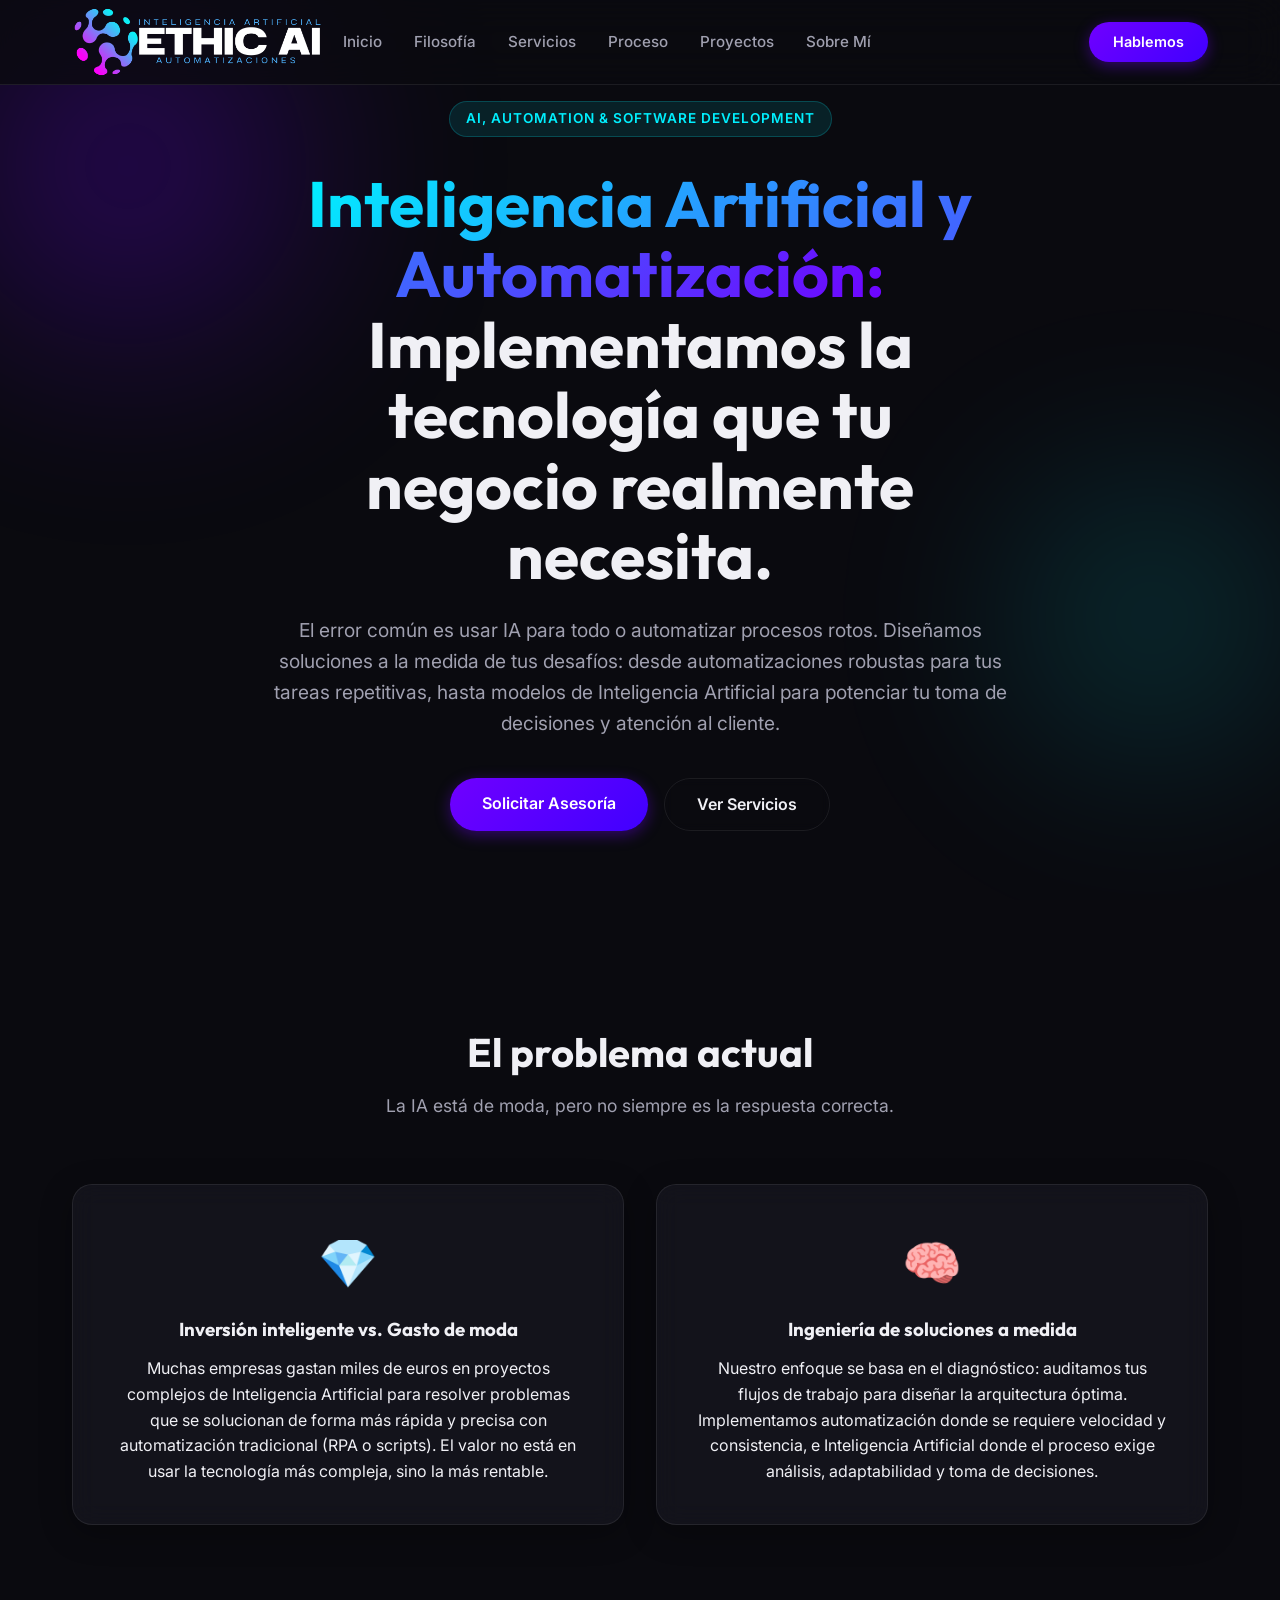
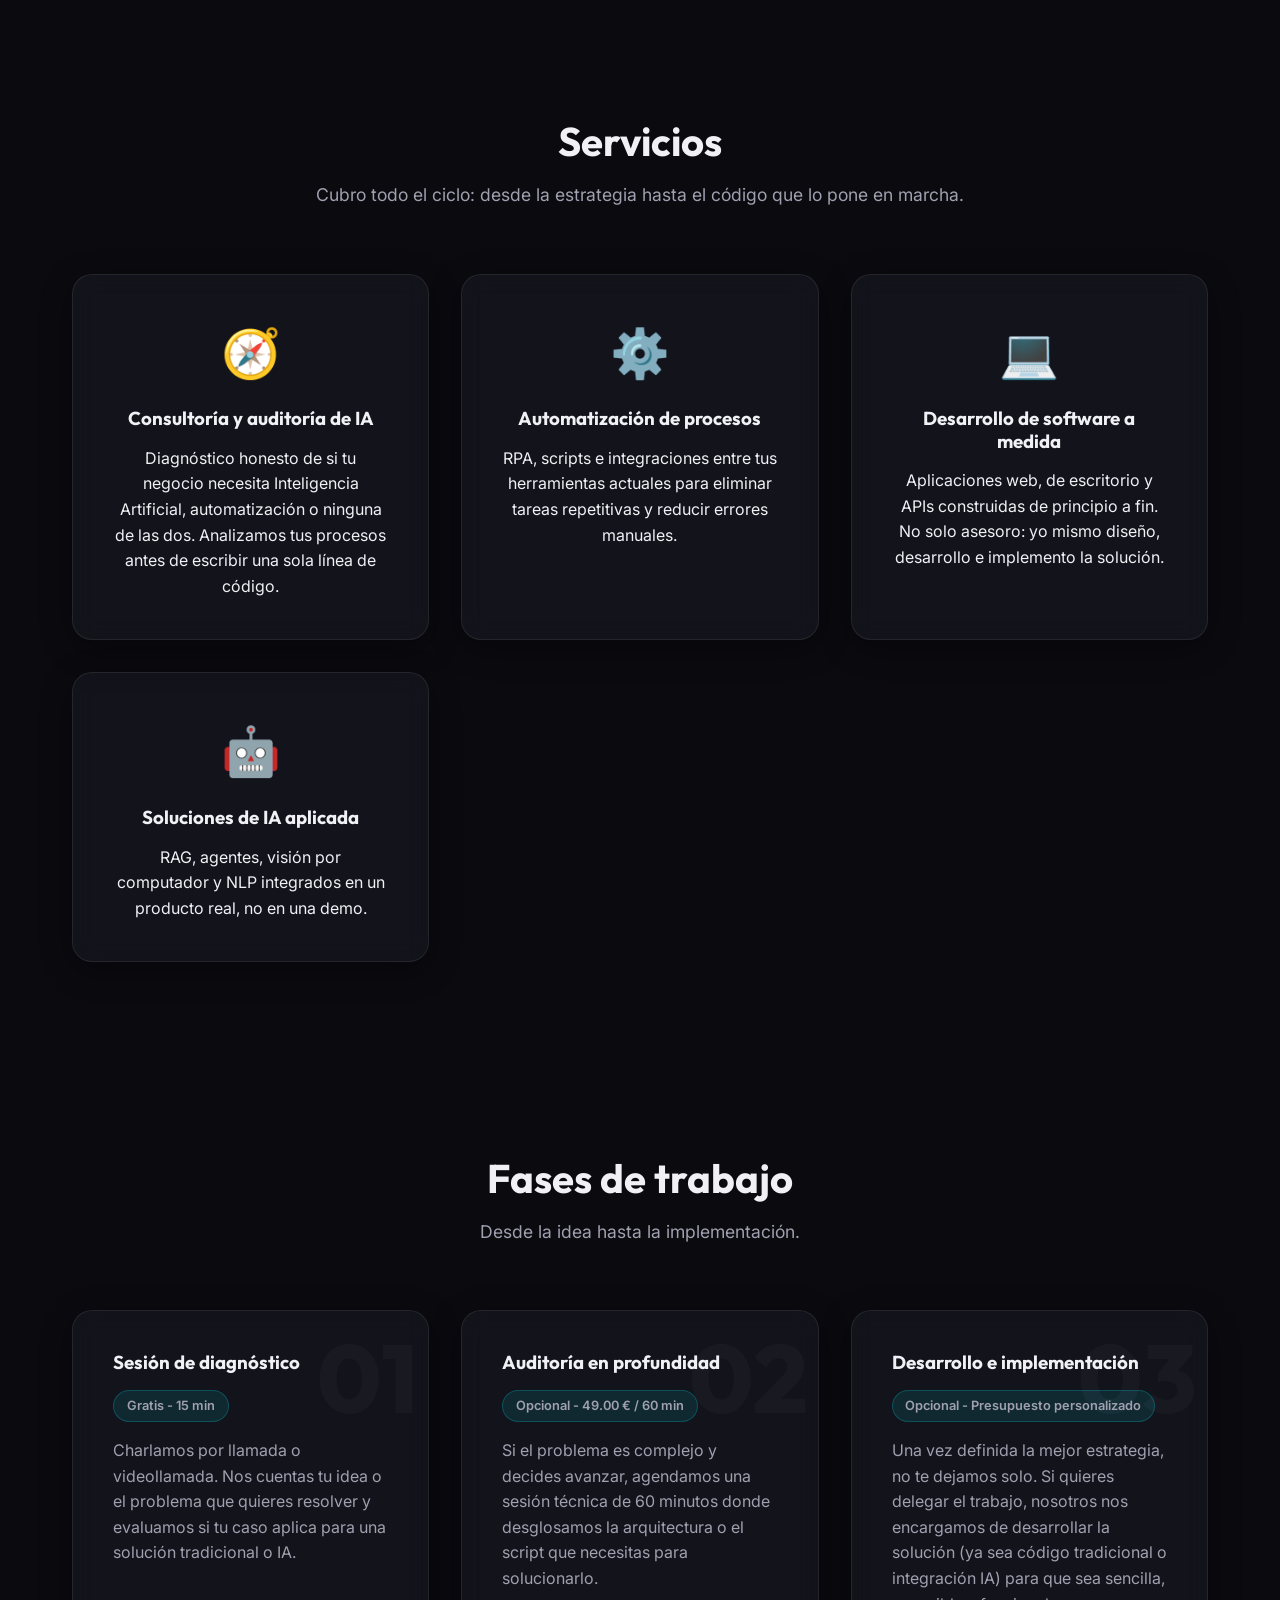
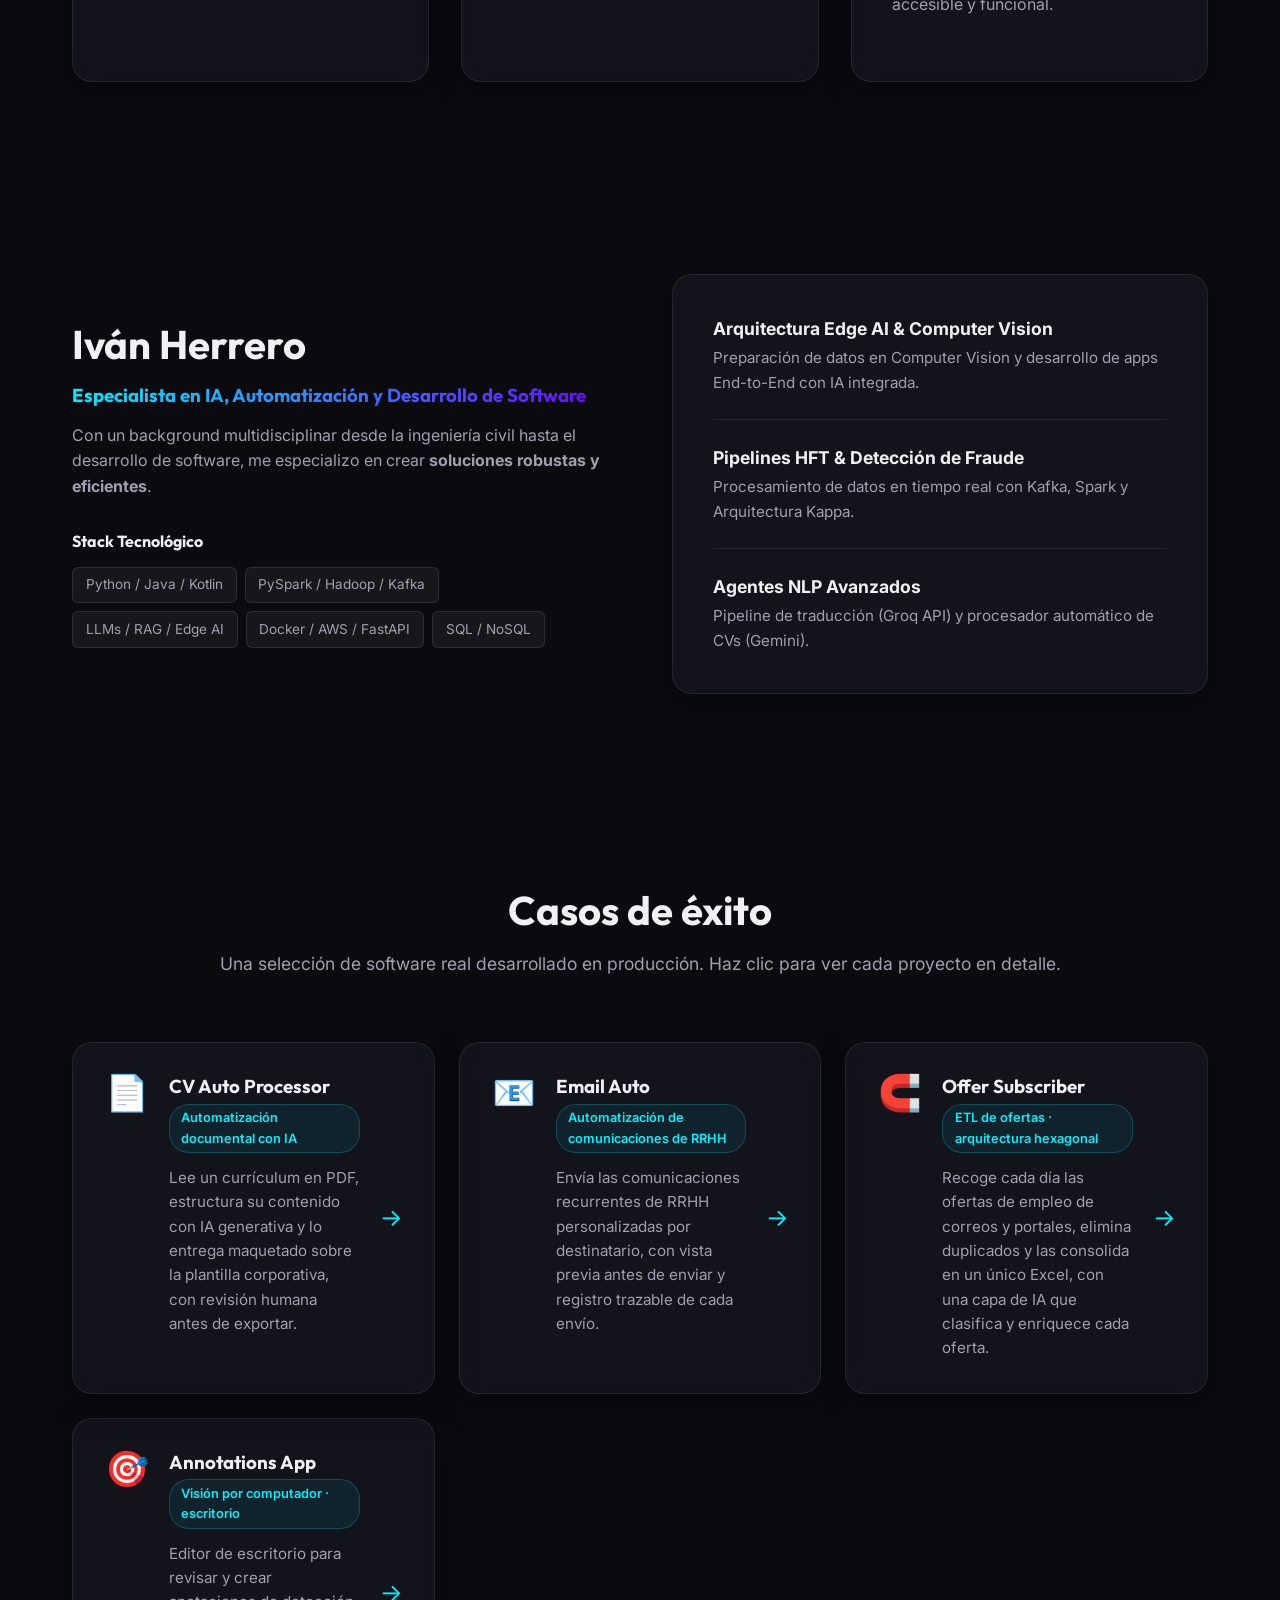
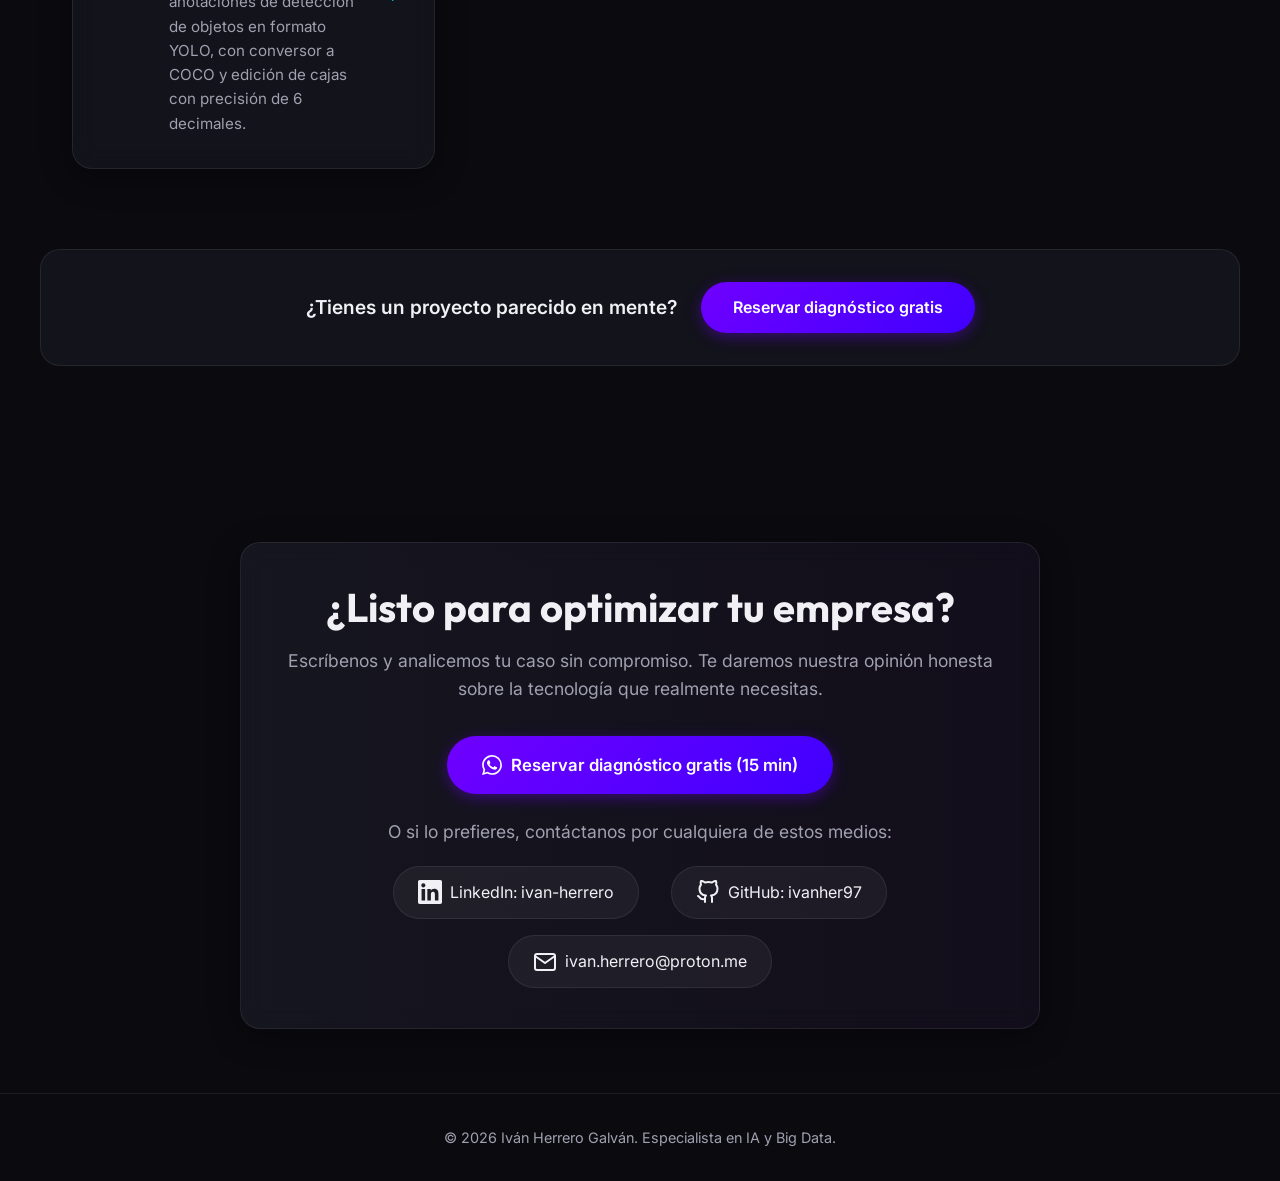
<file: index.html>
<!DOCTYPE html>
<html lang="es">

<head>
    <meta charset="UTF-8">
    <meta name="viewport" content="width=device-width, initial-scale=1.0">
    <link rel="icon" type="image/png" href="logo_small.png">
    <title>ETHIC AI | Asesoría</title>
    <meta name="description"
        content="Especialista en Inteligencia Artificial, Big Data y Automatización. Te ayudo a descubrir si realmente necesitas IA o si una automatización simple es suficiente para tu negocio.">
    <!-- Google Fonts -->
    <link rel="preconnect" href="https://fonts.googleapis.com">
    <link rel="preconnect" href="https://fonts.gstatic.com" crossorigin>
    <link
        href="https://fonts.googleapis.com/css2?family=Inter:wght@300;400;600;800&family=Outfit:wght@400;700&display=swap"
        rel="stylesheet">
    <!-- Custom CSS -->
    <link rel="stylesheet" href="styles.css?v=2">
</head>

<body>
    <div class="background-effects">
        <div class="glow-orb orb-1"></div>
        <div class="glow-orb orb-2"></div>
    </div>

    <nav class="glass-nav">
        <div class="nav-container">
            <a href="#inicio" class="logo">
                <img src="logo.png" alt="EthicAI Logo">
            </a>
            <ul class="nav-links">
                <li><a href="#inicio">Inicio</a></li>
                <li><a href="#filosofia">Filosofía</a></li>
                <li><a href="#servicios">Servicios</a></li>
                <li><a href="#proceso">Proceso</a></li>
                <li><a href="#proyectos">Proyectos</a></li>
                <li><a href="#perfil">Sobre Mí</a></li>
            </ul>
            <a href="#contacto" class="btn-primary nav-cta">Hablemos</a>
        </div>
    </nav>

    <main>
        <!-- HERO SECTION -->
        <section id="inicio" class="hero">
            <div class="container hero-content">
                <div class="badge">AI, Automation & Software Development</div>
                <h1 class="hero-title">
                    <span class="text-gradient">Inteligencia Artificial y Automatización: </span> Implementamos la
                    tecnología que tu negocio
                    realmente necesita.
                </h1>
                <p class="hero-subtitle">
                    El error común es usar IA para todo o automatizar procesos rotos. Diseñamos soluciones a la medida
                    de tus desafíos: desde automatizaciones robustas para tus tareas repetitivas, hasta modelos de
                    Inteligencia Artificial para potenciar tu toma de decisiones y atención al cliente.
                </p>
                <div class="hero-buttons">
                    <a href="#contacto" class="btn-primary">Solicitar Asesoría</a>
                    <a href="#servicios" class="btn-secondary">Ver Servicios</a>
                </div>
            </div>
        </section>

        <!-- FILOSOFÍA SECTION -->
        <section id="filosofia" class="philosophy">
            <div class="container">
                <div class="section-header">
                    <h2>El problema actual</h2>
                    <p>La IA está de moda, pero no siempre es la respuesta correcta.</p>
                </div>
                <div class="grid-2">
                    <div class="glass-card philosophy-card">
                        <div class="icon-wrapper">💎</div>
                        <h3>Inversión inteligente vs. Gasto de moda</h3>
                        <p>Muchas empresas gastan miles de euros en proyectos complejos de Inteligencia Artificial para
                            resolver problemas que se solucionan de forma más rápida y precisa con automatización
                            tradicional (RPA o scripts). El valor no está en usar la tecnología más compleja, sino la
                            más rentable.</p>
                    </div>
                    <div class="glass-card philosophy-card">
                        <div class="icon-wrapper">🧠</div>
                        <h3>Ingeniería de soluciones a medida</h3>
                        <p>Nuestro enfoque se basa en el diagnóstico: auditamos tus flujos de trabajo para diseñar la
                            arquitectura óptima. Implementamos automatización donde se requiere velocidad y
                            consistencia, e Inteligencia Artificial donde el proceso exige análisis, adaptabilidad y
                            toma de decisiones.</p>
                    </div>
                </div>
            </div>
        </section>

        <!-- SERVICIOS SECTION -->
        <section id="servicios" class="services">
            <div class="container">
                <div class="section-header">
                    <h2>Servicios</h2>
                    <p>Cubro todo el ciclo: desde la estrategia hasta el código que lo pone en marcha.</p>
                </div>
                <div class="grid-2">
                    <div class="glass-card philosophy-card">
                        <div class="icon-wrapper">🧭</div>
                        <h3>Consultoría y auditoría de IA</h3>
                        <p>Diagnóstico honesto de si tu negocio necesita Inteligencia Artificial, automatización o
                            ninguna de las dos. Analizamos tus procesos antes de escribir una sola línea de código.</p>
                    </div>
                    <div class="glass-card philosophy-card">
                        <div class="icon-wrapper">⚙️</div>
                        <h3>Automatización de procesos</h3>
                        <p>RPA, scripts e integraciones entre tus herramientas actuales para eliminar tareas
                            repetitivas y reducir errores manuales.</p>
                    </div>
                    <div class="glass-card philosophy-card">
                        <div class="icon-wrapper">💻</div>
                        <h3>Desarrollo de software a medida</h3>
                        <p>Aplicaciones web, de escritorio y APIs construidas de principio a fin. No solo asesoro:
                            yo mismo diseño, desarrollo e implemento la solución.</p>
                    </div>
                    <div class="glass-card philosophy-card">
                        <div class="icon-wrapper">🤖</div>
                        <h3>Soluciones de IA aplicada</h3>
                        <p>RAG, agentes, visión por computador y NLP integrados en un producto real, no en una
                            demo.</p>
                    </div>
                </div>
            </div>
        </section>

        <!-- FASES DE TRABAJO SECTION -->
        <section id="proceso" class="services">
            <div class="container">
                <div class="section-header">
                    <h2>Fases de trabajo</h2>
                    <p>Desde la idea hasta la implementación.</p>
                </div>
                <div class="grid-3">
                    <div class="glass-card service-card">
                        <div class="service-number">01</div>
                        <h3>Sesión de diagnóstico</h3>
                        <p class="service-badge">Gratis - 15 min</p>
                        <p>Charlamos por llamada o videollamada. Nos cuentas tu idea o el problema que quieres resolver y
                            evaluamos si tu caso aplica para una solución tradicional o IA.</p>
                    </div>
                    <div class="glass-card service-card">
                        <div class="service-number">02</div>
                        <h3>Auditoría en profundidad</h3>
                        <p class="service-badge">Opcional - 49.00 € / 60 min</p>
                        <p>Si el problema es complejo y decides avanzar, agendamos una sesión técnica de 60 minutos
                            donde desglosamos la arquitectura o el script que necesitas para solucionarlo.</p>
                    </div>
                    <div class="glass-card service-card">
                        <div class="service-number">03</div>
                        <h3>Desarrollo e implementación</h3>
                        <p class="service-badge">Opcional - Presupuesto personalizado</p>
                        <p>Una vez definida la mejor estrategia, no te dejamos solo. Si quieres delegar el trabajo, nosotros
                            nos encargamos de desarrollar la solución (ya sea código tradicional o integración IA)
                            para que sea sencilla, accesible y funcional.</p>
                    </div>
                </div>
            </div>
        </section>

        <!-- PERFIL & PORTFOLIO SECTION -->
        <section id="perfil" class="profile">
            <div class="container">
                <div class="profile-grid">
                    <div class="profile-text">
                        <h2>Iván Herrero</h2>
                        <h3 class="text-gradient">Especialista en IA, Automatización y Desarrollo de Software</h3>
                        <p>Con un background multidisciplinar desde la ingeniería civil hasta el desarrollo de software,
                            me especializo en crear <strong>soluciones robustas y eficientes</strong>.</p>

                        <div class="tech-stack">
                            <h4>Stack Tecnológico</h4>
                            <div class="badges">
                                <span class="tech-badge">Python / Java / Kotlin</span>
                                <span class="tech-badge">PySpark / Hadoop / Kafka</span>
                                <span class="tech-badge">LLMs / RAG / Edge AI</span>
                                <span class="tech-badge">Docker / AWS / FastAPI</span>
                                <span class="tech-badge">SQL / NoSQL</span>
                            </div>
                        </div>
                    </div>
                    <div class="glass-card experience-card">
                        <ul class="experience-list">
                            <li>
                                <strong>Arquitectura Edge AI & Computer Vision</strong>
                                <p>Preparación de datos en Computer Vision y desarrollo de apps End-to-End con IA
                                    integrada.</p>
                            </li>
                            <li>
                                <strong>Pipelines HFT & Detección de Fraude</strong>
                                <p>Procesamiento de datos en tiempo real con Kafka, Spark y Arquitectura Kappa.</p>
                            </li>
                            <li>
                                <strong>Agentes NLP Avanzados</strong>
                                <p>Pipeline de traducción (Groq API) y procesador automático de CVs (Gemini).</p>
                            </li>
                        </ul>
                    </div>
                </div>
            </div>
        </section>

        <!-- PROYECTOS SECTION -->
        <section id="proyectos" class="projects">
            <div class="container">
                <div class="section-header">
                    <h2>Casos de éxito</h2>
                    <p>Una selección de software real desarrollado en producción. Haz clic para ver cada proyecto en detalle.</p>
                </div>
                <div class="grid-2 projects-grid">
                    <a href="projects/Showcase_CV_Auto.html" class="glass-card project-card">
                        <div class="project-icon">📄</div>
                        <div class="project-body">
                            <h3>CV Auto Processor</h3>
                            <span class="project-tag">Automatización documental con IA</span>
                            <p>Lee un currículum en PDF, estructura su contenido con IA generativa y lo entrega maquetado sobre la plantilla corporativa, con revisión humana antes de exportar.</p>
                        </div>
                        <span class="project-arrow" aria-hidden="true">→</span>
                    </a>
                    <a href="projects/Showcase_Email_Auto.html" class="glass-card project-card">
                        <div class="project-icon">📧</div>
                        <div class="project-body">
                            <h3>Email Auto</h3>
                            <span class="project-tag">Automatización de comunicaciones de RRHH</span>
                            <p>Envía las comunicaciones recurrentes de RRHH personalizadas por destinatario, con vista previa antes de enviar y registro trazable de cada envío.</p>
                        </div>
                        <span class="project-arrow" aria-hidden="true">→</span>
                    </a>
                    <a href="projects/Showcase_Offer_Subscriber.html" class="glass-card project-card">
                        <div class="project-icon">🧲</div>
                        <div class="project-body">
                            <h3>Offer Subscriber</h3>
                            <span class="project-tag">ETL de ofertas · arquitectura hexagonal</span>
                            <p>Recoge cada día las ofertas de empleo de correos y portales, elimina duplicados y las consolida en un único Excel, con una capa de IA que clasifica y enriquece cada oferta.</p>
                        </div>
                        <span class="project-arrow" aria-hidden="true">→</span>
                    </a>
                    <a href="projects/Showcase_Annotations_App.html" class="glass-card project-card">
                        <div class="project-icon">🎯</div>
                        <div class="project-body">
                            <h3>Annotations App</h3>
                            <span class="project-tag">Visión por computador · escritorio</span>
                            <p>Editor de escritorio para revisar y crear anotaciones de detección de objetos en formato YOLO, con conversor a COCO y edición de cajas con precisión de 6 decimales.</p>
                        </div>
                        <span class="project-arrow" aria-hidden="true">→</span>
                    </a>
                </div>
            </div>
        </section>

        <!-- CTA INTERMEDIO -->
        <section class="mid-cta">
            <div class="container mid-cta-content">
                <p>¿Tienes un proyecto parecido en mente?</p>
                <a href="https://wa.me/34624124889?text=Hola%20Iv%C3%A1n%2C%20me%20gustar%C3%ADa%20reservar%20mi%20sesi%C3%B3n%20de%20diagn%C3%B3stico%20gratuita%20de%2015%20min."
                    target="_blank" rel="noopener noreferrer" class="btn-primary"
                    aria-label="Reservar diagnóstico gratuito por WhatsApp">Reservar diagnóstico gratis</a>
            </div>
        </section>

        <!-- CONTACTO SECTION -->
        <section id="contacto" class="contact">
            <div class="container">
                <div class="glass-card contact-wrapper">
                    <div class="contact-info">
                        <h2>¿Listo para optimizar tu empresa?</h2>
                        <p>Escríbenos y analicemos tu caso sin compromiso. Te daremos nuestra opinión honesta sobre la tecnología
                            que realmente necesitas.</p>
                        <a href="https://wa.me/34624124889?text=Hola%20Iv%C3%A1n%2C%20me%20gustar%C3%ADa%20reservar%20mi%20sesi%C3%B3n%20de%20diagn%C3%B3stico%20gratuita%20de%2015%20min."
                            target="_blank" rel="noopener noreferrer" class="btn-primary btn-whatsapp-cta"
                            aria-label="Reservar diagnóstico gratuito por WhatsApp">
                            <svg xmlns="http://www.w3.org/2000/svg" width="20" height="20" viewBox="0 0 24 24"
                                fill="currentColor" stroke="none">
                                <path
                                    d="M17.472 14.382c-.297-.149-1.758-.867-2.03-.967-.273-.099-.471-.148-.67.15-.197.297-.767.966-.94 1.164-.173.199-.347.223-.644.075-.297-.15-1.255-.463-2.39-1.475-.883-.788-1.48-1.761-1.653-2.059-.173-.297-.018-.458.13-.606.134-.133.298-.347.446-.52.149-.174.198-.298.298-.497.099-.198.05-.371-.025-.52-.075-.149-.669-1.612-.916-2.207-.242-.579-.487-.5-.669-.51a12.8 12.8 0 0 0-.57-.01c-.198 0-.52.074-.792.372-.272.297-1.04 1.016-1.04 2.479 0 1.462 1.065 2.875 1.213 3.074.149.198 2.096 3.2 5.077 4.487.709.306 1.262.489 1.694.625.712.227 1.36.195 1.871.118.571-.085 1.758-.719 2.006-1.413.248-.694.248-1.289.173-1.413-.074-.124-.272-.198-.57-.347m-5.421 7.403h-.004a9.87 9.87 0 0 1-5.031-1.378l-.361-.214-3.741.982.998-3.648-.235-.374a9.86 9.86 0 0 1-1.51-5.26c.001-5.45 4.436-9.884 9.888-9.884 2.64 0 5.122 1.03 6.988 2.898a9.825 9.825 0 0 1 2.893 6.994c-.003 5.45-4.437 9.884-9.885 9.884m8.413-18.297A11.815 11.815 0 0 0 12.05 0C5.495 0 .16 5.335.157 11.892c0 2.096.547 4.142 1.588 5.945L.057 24l6.305-1.654a11.882 11.882 0 0 0 5.683 1.448h.005c6.554 0 11.89-5.335 11.893-11.893a11.821 11.821 0 0 0-3.48-8.413Z">
                                </path>
                            </svg>
                            Reservar diagnóstico gratis (15 min)
                        </a>
                        <p class="contact-alt">O si lo prefieres, contáctanos por cualquiera de estos medios:</p>
                        <div class="social-links">
                            <a href="https://www.linkedin.com/in/ivan-herrero" target="_blank" class="social-link"
                                rel="noopener noreferrer" aria-label="Visitar mi perfil de LinkedIn">
                                <svg xmlns="http://www.w3.org/2000/svg" width="24" height="24" viewBox="0 0 24 24"
                                    fill="currentColor" stroke="none">
                                    <path
                                        d="M20.447 20.452h-3.554v-5.569c0-1.328-.027-3.037-1.852-3.037-1.853 0-2.136 1.445-2.136 2.939v5.667H9.351V9h3.414v1.561h.046c.477-.9 1.637-1.85 3.37-1.85 3.601 0 4.267 2.37 4.267 5.455v6.286zM5.337 7.433c-1.144 0-2.063-.926-2.063-2.065 0-1.138.92-2.063 2.063-2.063 1.14 0 2.064.925 2.064 2.063 0 1.139-.925 2.065-2.064 2.065zm1.782 13.019H3.555V9h3.564v11.452zM22.225 0H1.771C.792 0 0 .774 0 1.729v20.542C0 23.227.792 24 1.771 24h20.451C23.2 24 24 23.227 24 22.271V1.729C24 .774 23.2 0 22.222 0h.003z">
                                    </path>
                                </svg>
                                LinkedIn: ivan-herrero
                            </a>
                            <a href="https://github.com/ivanher97" target="_blank" class="social-link"
                                rel="noopener noreferrer" aria-label="Visitar mi perfil de GitHub">
                                <svg xmlns="http://www.w3.org/2000/svg" width="24" height="24" viewBox="0 0 24 24"
                                    fill="none" stroke="currentColor" stroke-width="2" stroke-linecap="round"
                                    stroke-linejoin="round">
                                    <path
                                        d="M9 19c-5 1.5-5-2.5-7-3m14 6v-3.87a3.37 3.37 0 0 0-.94-2.61c3.14-.35 6.44-1.54 6.44-7A5.44 5.44 0 0 0 20 4.77 5.07 5.07 0 0 0 19.91 1S18.73.65 16 2.48a13.38 13.38 0 0 0-7 0C6.27.65 5.09 1 5.09 1A5.07 5.07 0 0 0 5 4.77a5.44 5.44 0 0 0-1.5 3.78c0 5.42 3.3 6.61 6.44 7A3.37 3.37 0 0 0 9 18.13V22">
                                    </path>
                                </svg>
                                GitHub: ivanher97
                            </a>
                            <a href="mailto:ivan.herrero@proton.me" class="social-link"
                                aria-label="Enviar correo electrónico a Iván Herrero">
                                <svg xmlns="http://www.w3.org/2000/svg" width="24" height="24" viewBox="0 0 24 24"
                                    fill="none" stroke="currentColor" stroke-width="2" stroke-linecap="round"
                                    stroke-linejoin="round">
                                    <path
                                        d="M4 4h16c1.1 0 2 .9 2 2v12c0 1.1-.9 2-2 2H4c-1.1 0-2-.9-2-2V6c0-1.1.9-2 2-2z">
                                    </path>
                                    <polyline points="22,6 12,13 2,6"></polyline>
                                </svg>
                                ivan.herrero@proton.me
                            </a>
                        </div>
                    </div>
                </div>
            </div>
        </section>
    </main>

    <footer>
        <div class="container footer-content">
            <p>&copy; 2026 Iván Herrero Galván. Especialista en IA y Big Data.</p>
        </div>
    </footer>

    <script src="script.js"></script>
</body>

</html>
</file>
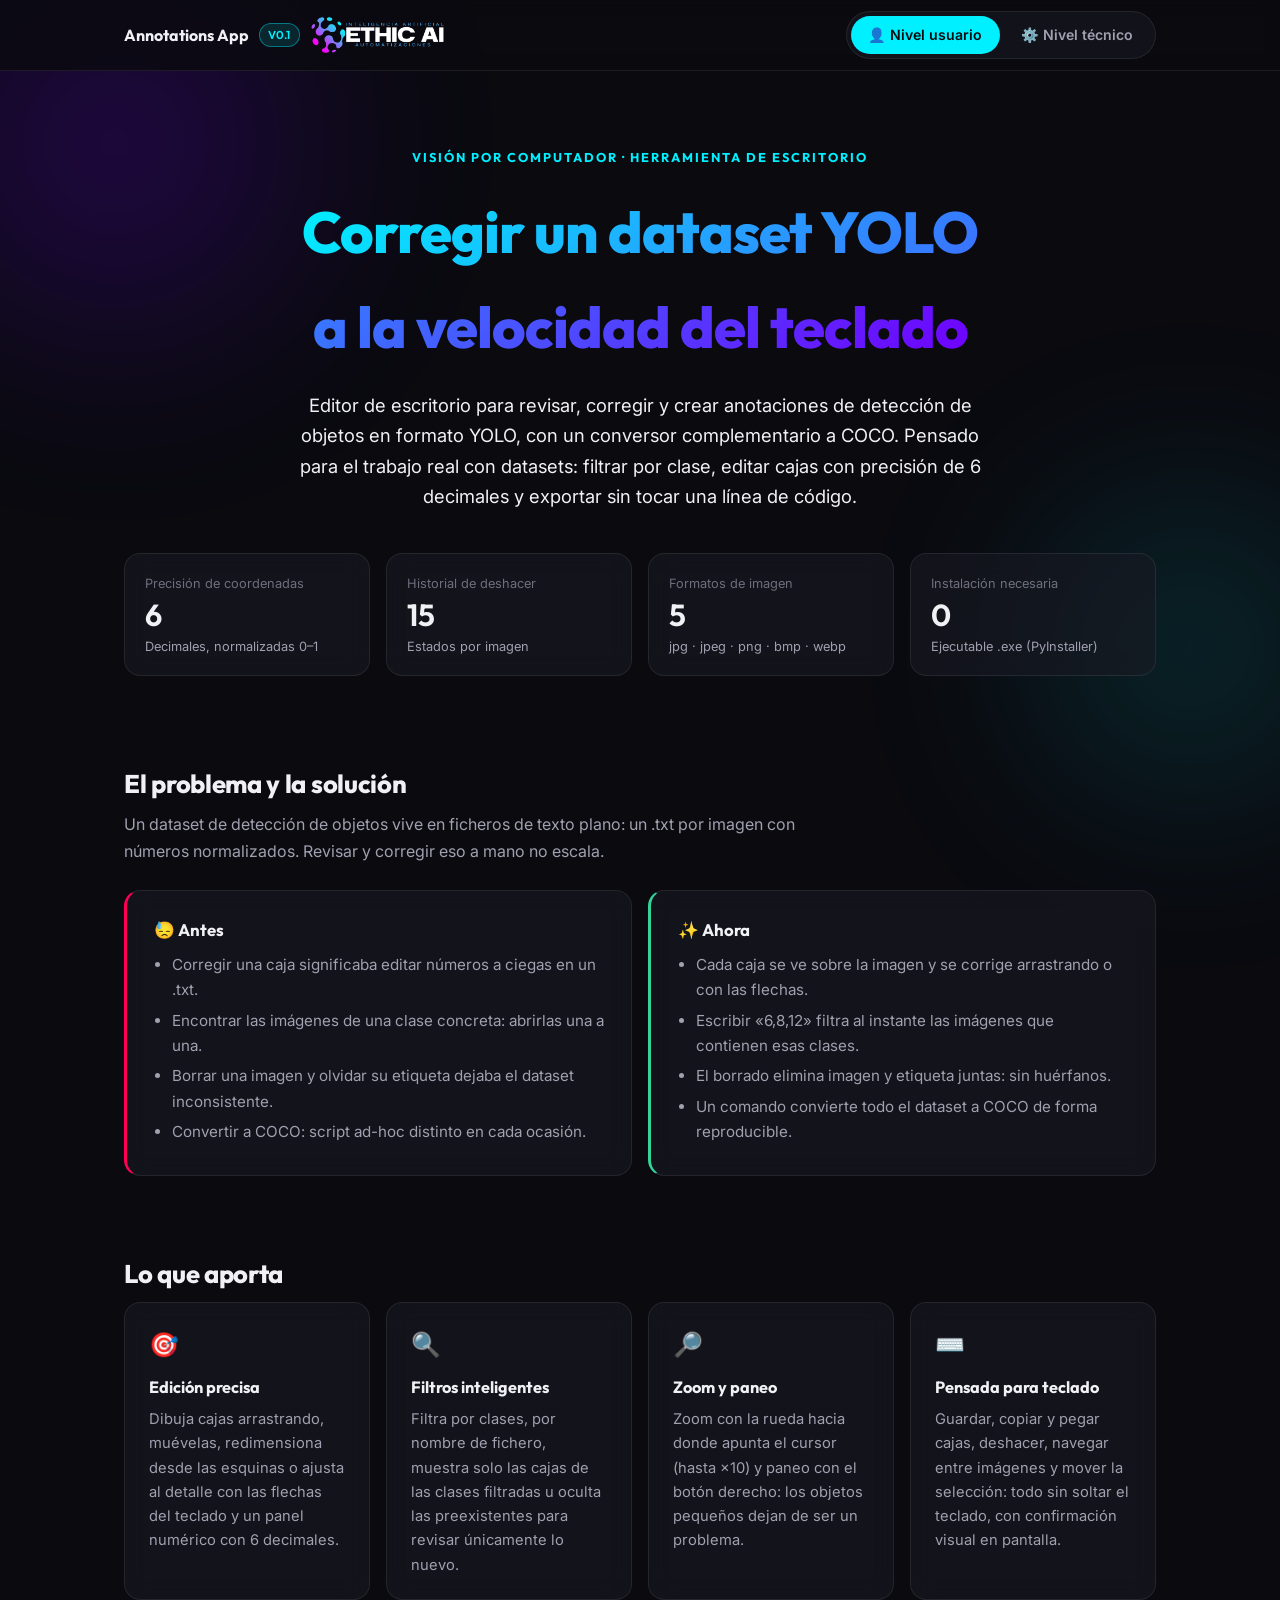
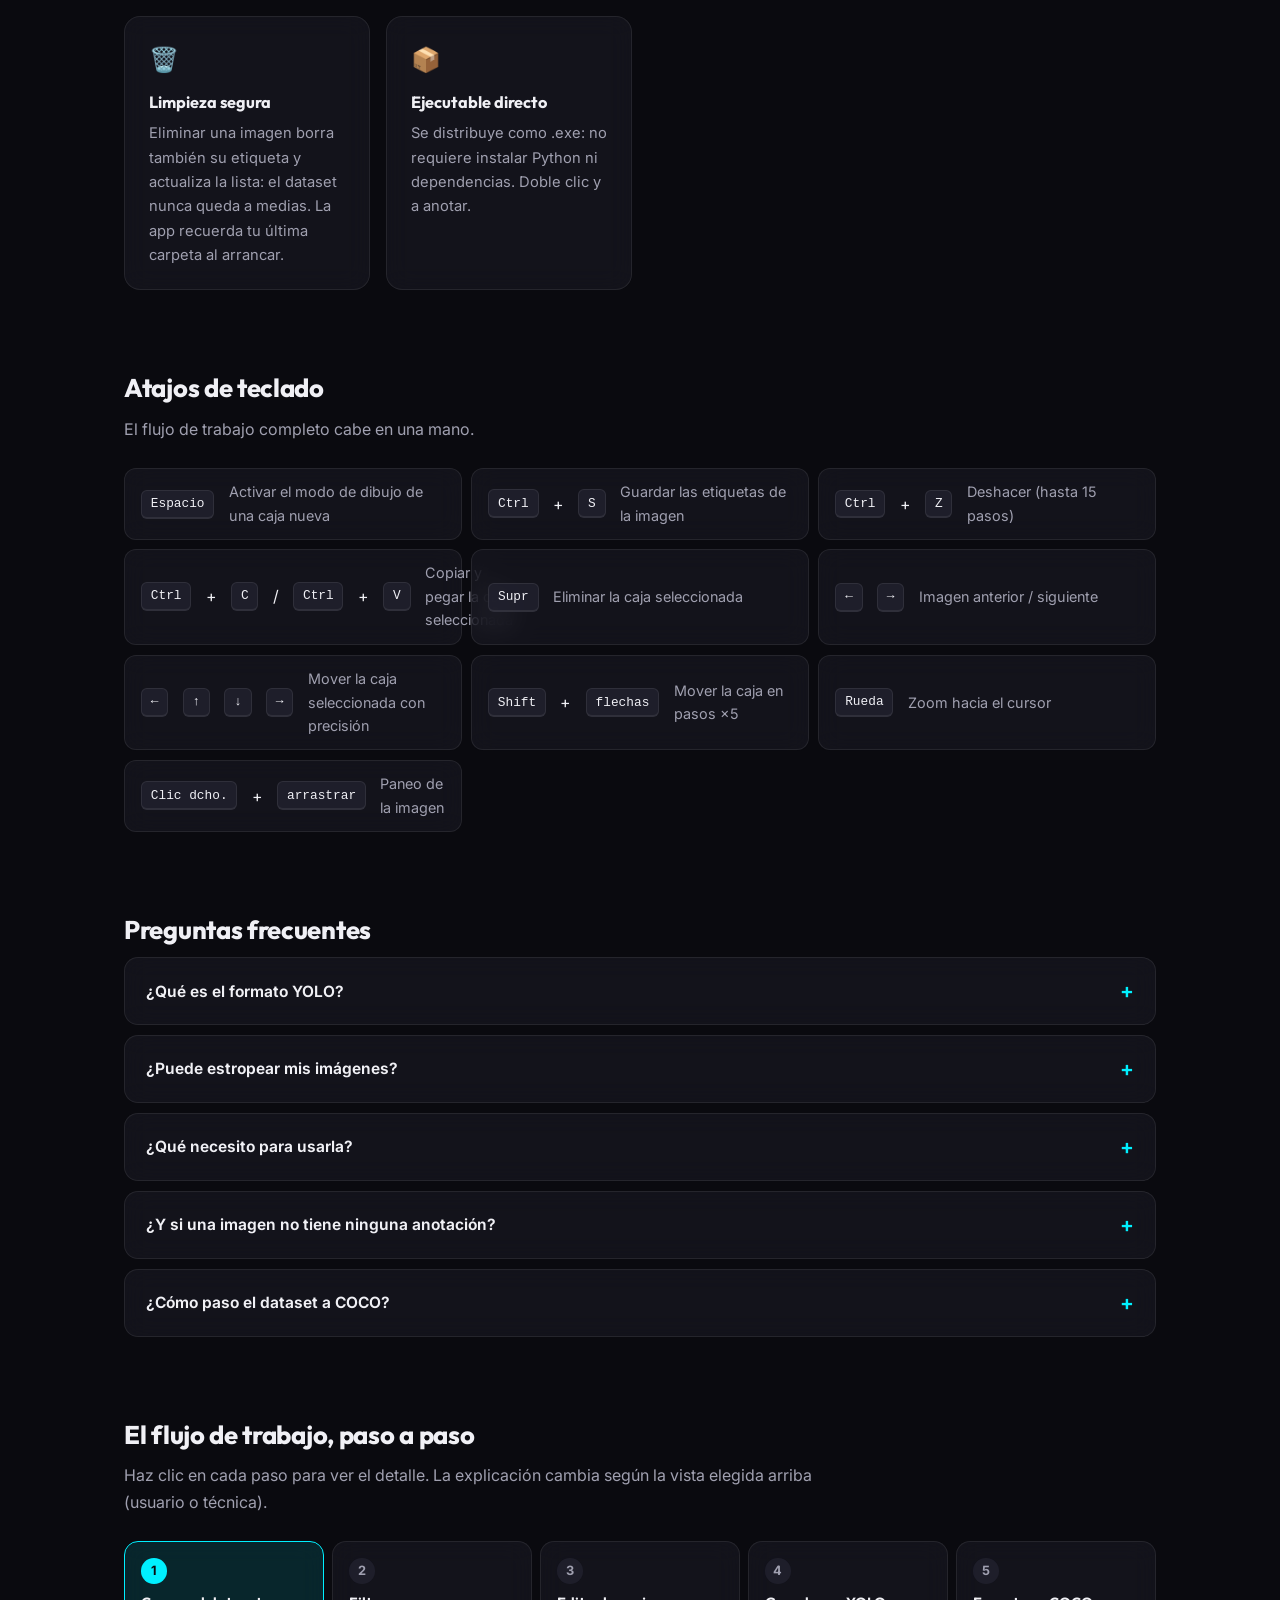
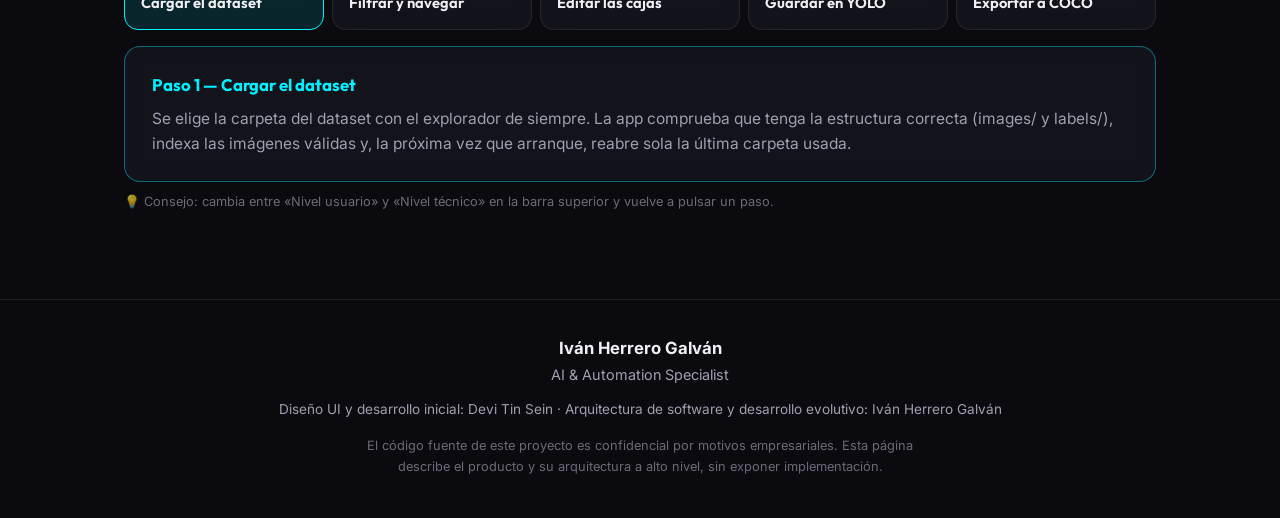
<file: projects/Showcase_Annotations_App.html>
<!DOCTYPE html>
<html lang="es">
<head>
<meta charset="UTF-8">
<meta name="viewport" content="width=device-width, initial-scale=1.0">
<link rel="preconnect" href="https://fonts.googleapis.com">
<link rel="preconnect" href="https://fonts.gstatic.com" crossorigin>
<link href="https://fonts.googleapis.com/css2?family=Inter:wght@300;400;600;800&family=Outfit:wght@400;700&display=swap" rel="stylesheet">
<link rel="icon" type="image/png" href="../logo_small.png">
<title>ETHIC AI | Annotations App</title>
<meta name="description" content="Annotations App: editor de escritorio para anotaciones YOLO con conversor a COCO. Presentación a nivel usuario y visión técnica de la arquitectura por capas.">
<style>
    :root {
        --bg: #0a0a0f;
        --surface: rgba(25, 25, 35, 0.6);
        --surface-2: rgba(35, 35, 48, 0.75);
        --ink: #f0f0f5;
        --ink-2: #a0a0b0;
        --ink-3: rgba(160, 160, 176, 0.65);
        --accent: #00f0ff;
        --accent-secondary: #7000ff;
        --accent-tertiary: #ff0055;
        --accent-soft: rgba(0, 240, 255, 0.12);
        --accent-line: rgba(0, 240, 255, 0.4);
        --border: rgba(255, 255, 255, 0.08);
        --radius: 16px;
        --ok: #34d399;
    }
    * { margin: 0; padding: 0; box-sizing: border-box; }
    html { scroll-behavior: smooth; }
    body {
        font-family: 'Inter', "Segoe UI", -apple-system, Roboto, sans-serif;
        background: var(--bg);
        color: var(--ink);
        line-height: 1.65;
        position: relative;
        overflow-x: hidden;
    }
    body::before, body::after {
        content: ''; position: fixed; border-radius: 50%;
        filter: blur(100px); z-index: -1; pointer-events: none;
        animation: floatOrb 20s infinite ease-in-out alternate;
    }
    body::before {
        width: 42vw; height: 42vw; top: -14%; left: -12%;
        background: radial-gradient(circle, var(--accent-secondary) 0%, transparent 70%);
        opacity: 0.32;
    }
    body::after {
        width: 34vw; height: 34vw; bottom: 4%; right: -10%;
        background: radial-gradient(circle, var(--accent) 0%, transparent 70%);
        opacity: 0.2; animation-delay: -5s;
    }
    @keyframes floatOrb {
        0% { transform: translate(0, 0) scale(1); }
        100% { transform: translate(4%, 8%) scale(1.1); }
    }
    h1, h2, h3, .brand, .tile .value, .kicker, .step .t { font-family: 'Outfit', sans-serif; }
    .tile, .card, .panel, .step, .step-detail, .faq-item, .estado, .key-row, .seg { -webkit-backdrop-filter: blur(12px); backdrop-filter: blur(12px); }
    .wrap { max-width: 1080px; margin: 0 auto; padding: 0 1.5rem; }

    .topbar {
        position: sticky; top: 0; z-index: 50;
        background: rgba(10, 10, 15, 0.8);
        backdrop-filter: blur(10px);
        border-bottom: 1px solid var(--border);
    }
    .topbar .wrap {
        display: flex; align-items: center; justify-content: space-between;
        gap: 1rem; padding-top: 0.7rem; padding-bottom: 0.7rem; flex-wrap: wrap;
    }
    .brand { font-weight: 700; font-size: 1rem; display: flex; align-items: center; gap: 0.6rem; }
    .brand-logo { width: 140px; height: 38px; flex-shrink: 0; background: url('../logo.png') no-repeat center / cover; }
    .brand .v { font-size: 0.72rem; font-weight: 600; color: var(--accent); background: var(--accent-soft); border: 1px solid var(--accent-line); padding: 0.1rem 0.55rem; border-radius: 999px; }
    .seg { display: flex; background: var(--surface); border: 1px solid var(--border); border-radius: 999px; padding: 0.25rem; gap: 0.25rem; }
    .seg button {
        font: inherit; font-size: 0.88rem; font-weight: 600;
        color: var(--ink-2); background: transparent; border: 0;
        padding: 0.45rem 1.1rem; border-radius: 999px; cursor: pointer;
        transition: background 0.2s, color 0.2s;
    }
    .seg button:hover { color: var(--ink); }
    .seg button.active { background: var(--accent); color: var(--bg); }

    header.hero { text-align: center; padding: 4.5rem 0 3rem; }
    .kicker { display: inline-block; font-size: 0.8rem; font-weight: 700; letter-spacing: 2px; text-transform: uppercase; color: var(--accent); margin-bottom: 1rem; }
    h1 { font-size: clamp(2.2rem, 5.5vw, 3.6rem); font-weight: 800; letter-spacing: -1px; margin-bottom: 1rem; }
    h1 .grad { background: linear-gradient(135deg, var(--accent), var(--accent-secondary)); -webkit-background-clip: text; background-clip: text; -webkit-text-fill-color: transparent; }
    .pitch { font-size: 1.15rem; color: var(--ink); max-width: 700px; margin: 0 auto; }

    .tiles { display: grid; grid-template-columns: repeat(4, 1fr); gap: 1rem; margin: 2.6rem 0 0; }
    .tile { background: var(--surface); border: 1px solid var(--border); border-radius: var(--radius); padding: 1.15rem 1.25rem; text-align: left; }
    .tile .label { font-size: 0.8rem; color: var(--ink-3); margin-bottom: 0.25rem; }
    .tile .value { font-size: 1.9rem; font-weight: 650; color: var(--ink); line-height: 1.15; }
    .tile .note { font-size: 0.8rem; color: var(--ink-2); margin-top: 0.2rem; }

    section { padding: 2.4rem 0; }
    h2 { font-size: 1.6rem; font-weight: 750; margin-bottom: 0.4rem; letter-spacing: -0.3px; }
    .sub { color: var(--ink-2); margin-bottom: 1.6rem; max-width: 720px; }
    .cards { display: grid; grid-template-columns: repeat(auto-fit, minmax(240px, 1fr)); gap: 1rem; }
    .card { background: var(--surface); border: 1px solid var(--border); border-radius: var(--radius); padding: 1.4rem 1.5rem; transition: border-color 0.25s, transform 0.25s; }
    .card:hover { border-color: var(--accent-line); transform: translateY(-3px); box-shadow: 0 15px 40px rgba(0, 240, 255, 0.1); }
    .card .ico { font-size: 1.5rem; margin-bottom: 0.6rem; display: block; }
    .card h3 { font-size: 1.02rem; font-weight: 700; margin-bottom: 0.35rem; }
    .card p { font-size: 0.92rem; color: var(--ink-2); }

    .duo { display: grid; grid-template-columns: 1fr 1fr; gap: 1rem; }
    .panel { background: var(--surface); border: 1px solid var(--border); border-radius: var(--radius); padding: 1.6rem 1.7rem; }
    .panel.trouble { border-left: 3px solid var(--accent-tertiary); }
    .panel.fix { border-left: 3px solid var(--ok); }
    .panel h3 { font-size: 1.05rem; margin-bottom: 0.5rem; }
    .panel p, .panel li { color: var(--ink-2); font-size: 0.95rem; }
    .panel ul { padding-left: 1.1rem; margin-top: 0.5rem; }
    .panel li { margin-bottom: 0.35rem; }

    .steps { display: flex; gap: 0.5rem; flex-wrap: wrap; margin-bottom: 1rem; }
    .step {
        flex: 1 1 150px; font: inherit; text-align: left; cursor: pointer;
        background: var(--surface); border: 1px solid var(--border); border-radius: 14px;
        padding: 0.9rem 1rem; color: var(--ink-2); transition: all 0.2s;
    }
    .step .n {
        display: inline-flex; align-items: center; justify-content: center;
        width: 1.6rem; height: 1.6rem; border-radius: 50%; font-size: 0.8rem; font-weight: 700;
        background: var(--surface-2); color: var(--ink-2); margin-bottom: 0.45rem;
    }
    .step .t { display: block; font-weight: 650; font-size: 0.92rem; color: var(--ink); }
    .step:hover { border-color: var(--accent-line); }
    .step.active { border-color: var(--accent); background: var(--accent-soft); }
    .step.active .n { background: var(--accent); color: var(--bg); }
    .step-detail { background: var(--surface); border: 1px solid var(--accent-line); border-radius: var(--radius); padding: 1.5rem 1.7rem; min-height: 7.5rem; }
    .step-detail h3 { font-size: 1.05rem; margin-bottom: 0.4rem; color: var(--accent); }
    .step-detail p { color: var(--ink-2); font-size: 0.97rem; }
    .hint { font-size: 0.8rem; color: var(--ink-3); margin-top: 0.6rem; }

    .keys { display: grid; grid-template-columns: repeat(auto-fit, minmax(300px, 1fr)); gap: 0.6rem; }
    .key-row {
        display: flex; align-items: center; gap: 0.9rem;
        background: var(--surface); border: 1px solid var(--border); border-radius: 12px;
        padding: 0.7rem 1rem;
    }
    kbd {
        font-family: Consolas, "Courier New", monospace; font-size: 0.8rem;
        background: var(--surface-2); border: 1px solid var(--border); border-bottom-width: 2px;
        border-radius: 6px; padding: 0.15rem 0.55rem; color: var(--ink); white-space: nowrap;
    }
    .key-row .desc { color: var(--ink-2); font-size: 0.9rem; }

    .faq { display: grid; gap: 0.6rem; }
    .faq-item { background: var(--surface); border: 1px solid var(--border); border-radius: 14px; overflow: hidden; }
    .faq-q {
        width: 100%; font: inherit; font-weight: 650; font-size: 0.97rem; color: var(--ink);
        background: transparent; border: 0; text-align: left; cursor: pointer;
        padding: 1rem 1.3rem; display: flex; justify-content: space-between; align-items: center; gap: 1rem;
    }
    .faq-q::after { content: '+'; font-size: 1.3rem; color: var(--accent); transition: transform 0.25s; flex-shrink: 0; }
    .faq-item.open .faq-q::after { transform: rotate(45deg); }
    .faq-a { max-height: 0; overflow: hidden; transition: max-height 0.3s ease; }
    .faq-item.open .faq-a { max-height: 260px; }
    .faq-a p { padding: 0 1.3rem 1.1rem; color: var(--ink-2); font-size: 0.93rem; }

    /* ── Diagrama de arquitectura por capas ─────────────────── */
    .arch-wrap { overflow-x: auto; margin-bottom: 1rem; border-radius: var(--radius); }
    .arch-wrap svg { display: block; min-width: 720px; width: 100%; height: auto; }
    .arch-node { cursor: pointer; }
    .arch-node rect { fill: var(--surface); stroke: var(--border); stroke-width: 1.5; transition: all 0.2s; }
    .arch-node:hover rect { stroke: var(--accent-line); }
    .arch-node.on rect { stroke: var(--accent); fill: var(--accent-soft); }
    .arch-line { stroke: var(--border); stroke-width: 1.5; }
    svg text { font-family: "Segoe UI", -apple-system, Roboto, Arial, sans-serif; }
    .t-name { fill: var(--ink); font-size: 13px; font-weight: 600; }
    .t-sub { fill: var(--ink-2); font-size: 10.5px; }
    .t-side { fill: var(--ink-3); font-size: 10px; font-weight: 700; letter-spacing: 1.5px; }

    .decision { border-left: 3px solid var(--accent); }
    .decision .why { color: var(--accent); font-weight: 650; font-size: 0.8rem; text-transform: uppercase; letter-spacing: 1px; display: block; margin-bottom: 0.4rem; }

    .chips { display: flex; flex-wrap: wrap; gap: 0.55rem; }
    .chip { font-size: 0.85rem; color: var(--ink-2); background: var(--surface); border: 1px solid var(--border); border-radius: 8px; padding: 0.35rem 0.85rem; }
    .chip b { color: var(--ink); font-weight: 600; }

    .estado { background: var(--surface); border: 1px solid var(--border); border-radius: var(--radius); padding: 1.6rem 1.7rem; }
    .estado h3 { margin-bottom: 0.6rem; }
    .estado p { color: var(--ink-2); font-size: 0.95rem; margin-bottom: 0.5rem; }

    body[data-view="user"] .only-tech { display: none; }
    body[data-view="tech"] .only-user { display: none; }

    footer { border-top: 1px solid var(--border); margin-top: 3rem; padding: 2.2rem 0 2.6rem; text-align: center; }
    footer .sig { font-weight: 700; font-size: 1.05rem; }
    footer .role { color: var(--ink-2); font-size: 0.9rem; }
    footer .credits { color: var(--ink-2); font-size: 0.85rem; margin-top: 0.7rem; }
    footer .conf { color: var(--ink-3); font-size: 0.8rem; margin-top: 0.9rem; max-width: 560px; margin-left: auto; margin-right: auto; }

    @media (max-width: 860px) {
        .tiles { grid-template-columns: repeat(2, 1fr); }
        .duo { grid-template-columns: 1fr; }
    }
    @media (max-width: 480px) {
        .tiles { grid-template-columns: 1fr; }
        header.hero { padding-top: 3rem; }
    }
</style>
</head>
<body data-view="user">

<nav class="topbar">
    <div class="wrap">
        <div class="brand">Annotations App <span class="v">V0.1</span><span class="brand-logo" role="img" aria-label="Logo IA &amp; Automatizaciones"></span></div>
        <div class="seg" role="tablist" aria-label="Nivel de detalle">
            <button type="button" data-view-btn="user" class="active" role="tab" aria-selected="true">👤 Nivel usuario</button>
            <button type="button" data-view-btn="tech" role="tab" aria-selected="false">⚙️ Nivel técnico</button>
        </div>
    </div>
</nav>

<header class="hero">
    <div class="wrap">
        <span class="kicker">Visión por computador · herramienta de escritorio</span>
        <h1><span class="grad">Corregir un dataset YOLO<br>a la velocidad del teclado</span></h1>
        <p class="pitch">Editor de escritorio para revisar, corregir y crear anotaciones de detección de objetos en formato YOLO, con un conversor complementario a COCO. Pensado para el trabajo real con datasets: filtrar por clase, editar cajas con precisión de 6 decimales y exportar sin tocar una línea de código.</p>

        <div class="tiles">
            <div class="tile"><div class="label">Precisión de coordenadas</div><div class="value">6</div><div class="note">Decimales, normalizadas 0–1</div></div>
            <div class="tile"><div class="label">Historial de deshacer</div><div class="value">15</div><div class="note">Estados por imagen</div></div>
            <div class="tile"><div class="label">Formatos de imagen</div><div class="value">5</div><div class="note">jpg · jpeg · png · bmp · webp</div></div>
            <div class="tile"><div class="label">Instalación necesaria</div><div class="value">0</div><div class="note">Ejecutable .exe (PyInstaller)</div></div>
        </div>
    </div>
</header>

<main class="wrap">

    <!-- ══════════ NIVEL USUARIO ══════════ -->
    <section class="only-user">
        <h2>El problema y la solución</h2>
        <p class="sub">Un dataset de detección de objetos vive en ficheros de texto plano: un .txt por imagen con números normalizados. Revisar y corregir eso a mano no escala.</p>
        <div class="duo">
            <div class="panel trouble">
                <h3>😓 Antes</h3>
                <ul>
                    <li>Corregir una caja significaba editar números a ciegas en un .txt.</li>
                    <li>Encontrar las imágenes de una clase concreta: abrirlas una a una.</li>
                    <li>Borrar una imagen y olvidar su etiqueta dejaba el dataset inconsistente.</li>
                    <li>Convertir a COCO: script ad-hoc distinto en cada ocasión.</li>
                </ul>
            </div>
            <div class="panel fix">
                <h3>✨ Ahora</h3>
                <ul>
                    <li>Cada caja se ve sobre la imagen y se corrige arrastrando o con las flechas.</li>
                    <li>Escribir «6,8,12» filtra al instante las imágenes que contienen esas clases.</li>
                    <li>El borrado elimina imagen y etiqueta juntas: sin huérfanos.</li>
                    <li>Un comando convierte todo el dataset a COCO de forma reproducible.</li>
                </ul>
            </div>
        </div>
    </section>

    <section class="only-user">
        <h2>Lo que aporta</h2>
        <div class="cards">
            <div class="card"><span class="ico">🎯</span><h3>Edición precisa</h3><p>Dibuja cajas arrastrando, muévelas, redimensiona desde las esquinas o ajusta al detalle con las flechas del teclado y un panel numérico con 6 decimales.</p></div>
            <div class="card"><span class="ico">🔍</span><h3>Filtros inteligentes</h3><p>Filtra por clases, por nombre de fichero, muestra solo las cajas de las clases filtradas u oculta las preexistentes para revisar únicamente lo nuevo.</p></div>
            <div class="card"><span class="ico">🔎</span><h3>Zoom y paneo</h3><p>Zoom con la rueda hacia donde apunta el cursor (hasta ×10) y paneo con el botón derecho: los objetos pequeños dejan de ser un problema.</p></div>
            <div class="card"><span class="ico">⌨️</span><h3>Pensada para teclado</h3><p>Guardar, copiar y pegar cajas, deshacer, navegar entre imágenes y mover la selección: todo sin soltar el teclado, con confirmación visual en pantalla.</p></div>
            <div class="card"><span class="ico">🗑️</span><h3>Limpieza segura</h3><p>Eliminar una imagen borra también su etiqueta y actualiza la lista: el dataset nunca queda a medias. La app recuerda tu última carpeta al arrancar.</p></div>
            <div class="card"><span class="ico">📦</span><h3>Ejecutable directo</h3><p>Se distribuye como .exe: no requiere instalar Python ni dependencias. Doble clic y a anotar.</p></div>
        </div>
    </section>

    <section class="only-user">
        <h2>Atajos de teclado</h2>
        <p class="sub">El flujo de trabajo completo cabe en una mano.</p>
        <div class="keys">
            <div class="key-row"><kbd>Espacio</kbd><span class="desc">Activar el modo de dibujo de una caja nueva</span></div>
            <div class="key-row"><kbd>Ctrl</kbd>+<kbd>S</kbd><span class="desc">Guardar las etiquetas de la imagen</span></div>
            <div class="key-row"><kbd>Ctrl</kbd>+<kbd>Z</kbd><span class="desc">Deshacer (hasta 15 pasos)</span></div>
            <div class="key-row"><kbd>Ctrl</kbd>+<kbd>C</kbd> / <kbd>Ctrl</kbd>+<kbd>V</kbd><span class="desc">Copiar y pegar la caja seleccionada</span></div>
            <div class="key-row"><kbd>Supr</kbd><span class="desc">Eliminar la caja seleccionada</span></div>
            <div class="key-row"><kbd>←</kbd> <kbd>→</kbd><span class="desc">Imagen anterior / siguiente</span></div>
            <div class="key-row"><kbd>←</kbd><kbd>↑</kbd><kbd>↓</kbd><kbd>→</kbd><span class="desc">Mover la caja seleccionada con precisión</span></div>
            <div class="key-row"><kbd>Shift</kbd>+<kbd>flechas</kbd><span class="desc">Mover la caja en pasos ×5</span></div>
            <div class="key-row"><kbd>Rueda</kbd><span class="desc">Zoom hacia el cursor</span></div>
            <div class="key-row"><kbd>Clic dcho.</kbd>+<kbd>arrastrar</kbd><span class="desc">Paneo de la imagen</span></div>
        </div>
    </section>

    <section class="only-user">
        <h2>Preguntas frecuentes</h2>
        <div class="faq">
            <div class="faq-item">
                <button type="button" class="faq-q" aria-expanded="false">¿Qué es el formato YOLO?</button>
                <div class="faq-a"><p>Un estándar de anotación para detección de objetos: junto a cada imagen hay un fichero .txt con una línea por objeto — la clase y la posición de su caja (centro, ancho y alto) en valores de 0 a 1, independientes del tamaño de la imagen. La app lee y escribe exactamente ese formato.</p></div>
            </div>
            <div class="faq-item">
                <button type="button" class="faq-q" aria-expanded="false">¿Puede estropear mis imágenes?</button>
                <div class="faq-a"><p>No. La aplicación solo lee las imágenes; lo único que escribe son los ficheros .txt de etiquetas. La única operación destructiva es el borrado de imagen, que es un botón explícito y elimina el par imagen + etiqueta de forma coherente.</p></div>
            </div>
            <div class="faq-item">
                <button type="button" class="faq-q" aria-expanded="false">¿Qué necesito para usarla?</button>
                <div class="faq-a"><p>Solo el ejecutable y una carpeta de dataset con la estructura estándar: un subdirectorio <b>images/</b> con las imágenes y un subdirectorio <b>labels/</b> con los .txt. La app valida la estructura al cargarla y recuerda la última carpeta usada.</p></div>
            </div>
            <div class="faq-item">
                <button type="button" class="faq-q" aria-expanded="false">¿Y si una imagen no tiene ninguna anotación?</button>
                <div class="faq-a"><p>Es un caso normal y valioso: una imagen sin objetos (imagen «OK»). El editor la abre con el lienzo limpio, y el conversor a COCO la conserva en el dataset final sin anotaciones — muchos modelos necesitan también ejemplos negativos.</p></div>
            </div>
            <div class="faq-item">
                <button type="button" class="faq-q" aria-expanded="false">¿Cómo paso el dataset a COCO?</button>
                <div class="faq-a"><p>Con la herramienta complementaria de línea de comandos: le indicas la carpeta del dataset YOLO y genera una carpeta nueva con las imágenes copiadas y un único <b>annotations.json</b> en formato COCO, listo para frameworks de entrenamiento que consumen ese estándar. El dataset original no se toca.</p></div>
            </div>
        </div>
    </section>

    <!-- ══════════ PIPELINE (compartido, con doble lectura) ══════════ -->
    <section>
        <h2>El flujo de trabajo, paso a paso</h2>
        <p class="sub">Haz clic en cada paso para ver el detalle. La explicación cambia según la vista elegida arriba (usuario o técnica).</p>
        <div class="steps" id="steps"></div>
        <div class="step-detail" id="stepDetail"></div>
        <p class="hint">💡 Consejo: cambia entre «Nivel usuario» y «Nivel técnico» en la barra superior y vuelve a pulsar un paso.</p>
    </section>

    <!-- ══════════ NIVEL TÉCNICO ══════════ -->
    <section class="only-tech">
        <h2>Arquitectura por capas</h2>
        <p class="sub">Separación estricta de responsabilidades: los widgets pintan y emiten señales, los controladores orquestan, el core decide y persiste. El conversor es un proceso independiente cuyo único contrato con el editor es el dataset en disco. Haz clic en cualquier pieza.</p>

        <div class="arch-wrap">
            <svg viewBox="0 0 780 470" role="img" aria-label="Diagrama de arquitectura por capas de Annotations App">
                <!-- Etiquetas de capa -->
                <text class="t-side" x="110" y="40" text-anchor="middle">UI · WIDGETS</text>
                <text class="t-side" x="320" y="40" text-anchor="middle">CONTROLLERS</text>
                <text class="t-side" x="530" y="40" text-anchor="middle">CORE</text>
                <text class="t-side" x="700" y="40" text-anchor="middle">DISCO</text>

                <!-- Conexiones -->
                <line class="arch-line" x1="200" y1="84"  x2="230" y2="120"/>
                <line class="arch-line" x1="200" y1="90"  x2="230" y2="238"/>
                <line class="arch-line" x1="200" y1="164" x2="230" y2="235"/>
                <line class="arch-line" x1="200" y1="244" x2="230" y2="248"/>
                <line class="arch-line" x1="200" y1="322" x2="230" y2="262"/>
                <line class="arch-line" x1="410" y1="120" x2="440" y2="84"/>
                <line class="arch-line" x1="410" y1="130" x2="440" y2="90"/>
                <line class="arch-line" x1="410" y1="240" x2="440" y2="204"/>
                <line class="arch-line" x1="410" y1="252" x2="440" y2="318"/>
                <line class="arch-line" x1="620" y1="84"  x2="640" y2="140"/>
                <line class="arch-line" x1="620" y1="204" x2="640" y2="160"/>
                <line class="arch-line" x1="560" y1="390" x2="672" y2="185"/>
                <line class="arch-line" x1="620" y1="410" x2="640" y2="344"/>

                <!-- UI -->
                <g class="arch-node" data-arch="mainwindow" tabindex="0" role="button" aria-label="MainWindow">
                    <rect x="20" y="55" width="180" height="58" rx="12"/>
                    <text class="t-name" x="110" y="80" text-anchor="middle">🪟 MainWindow</text>
                    <text class="t-sub" x="110" y="97" text-anchor="middle">composición · atajos · settings</text>
                </g>
                <g class="arch-node" data-arch="viewer" tabindex="0" role="button" aria-label="ImageViewer">
                    <rect x="20" y="135" width="180" height="58" rx="12"/>
                    <text class="t-name" x="110" y="160" text-anchor="middle">🖼️ ImageViewer</text>
                    <text class="t-sub" x="110" y="177" text-anchor="middle">lienzo: dibujo · zoom · pan</text>
                </g>
                <g class="arch-node" data-arch="infopanel" tabindex="0" role="button" aria-label="InfoPanel">
                    <rect x="20" y="215" width="180" height="58" rx="12"/>
                    <text class="t-name" x="110" y="240" text-anchor="middle">🎛️ InfoPanel</text>
                    <text class="t-sub" x="110" y="257" text-anchor="middle">edición numérica · acciones</text>
                </g>
                <g class="arch-node" data-arch="toast" tabindex="0" role="button" aria-label="Toast y lista">
                    <rect x="20" y="295" width="180" height="58" rx="12"/>
                    <text class="t-name" x="110" y="320" text-anchor="middle">💬 Toast · ListItem</text>
                    <text class="t-sub" x="110" y="337" text-anchor="middle">feedback no bloqueante</text>
                </g>

                <!-- Controllers -->
                <g class="arch-node" data-arch="listctrl" tabindex="0" role="button" aria-label="ImageListController">
                    <rect x="230" y="95" width="180" height="58" rx="12"/>
                    <text class="t-name" x="320" y="120" text-anchor="middle">📋 ImageListController</text>
                    <text class="t-sub" x="320" y="137" text-anchor="middle">filtros · navegación · borrado</text>
                </g>
                <g class="arch-node" data-arch="annctrl" tabindex="0" role="button" aria-label="AnnotationController">
                    <rect x="230" y="215" width="180" height="58" rx="12"/>
                    <text class="t-name" x="320" y="240" text-anchor="middle">✏️ AnnotationController</text>
                    <text class="t-sub" x="320" y="257" text-anchor="middle">undo · clipboard · guardado</text>
                </g>

                <!-- Core -->
                <g class="arch-node" data-arch="datasetmgr" tabindex="0" role="button" aria-label="DatasetManager">
                    <rect x="440" y="55" width="180" height="58" rx="12"/>
                    <text class="t-name" x="530" y="80" text-anchor="middle">🗂️ DatasetManager</text>
                    <text class="t-sub" x="530" y="97" text-anchor="middle">indexado · filtros · rutas</text>
                </g>
                <g class="arch-node" data-arch="yoloio" tabindex="0" role="button" aria-label="yolo_io">
                    <rect x="440" y="175" width="180" height="58" rx="12"/>
                    <text class="t-name" x="530" y="200" text-anchor="middle">📄 yolo_io</text>
                    <text class="t-sub" x="530" y="217" text-anchor="middle">parseo y guardado .txt</text>
                </g>
                <g class="arch-node" data-arch="model" tabindex="0" role="button" aria-label="BoundingBox">
                    <rect x="440" y="295" width="180" height="58" rx="12"/>
                    <text class="t-name" x="530" y="320" text-anchor="middle">📦 BoundingBox</text>
                    <text class="t-sub" x="530" y="337" text-anchor="middle">dataclass · slots</text>
                </g>

                <!-- Disco -->
                <g class="arch-node" data-arch="disk" tabindex="0" role="button" aria-label="Dataset en disco">
                    <rect x="640" y="115" width="120" height="70" rx="12"/>
                    <text class="t-name" x="700" y="145" text-anchor="middle">📁 dataset</text>
                    <text class="t-sub" x="700" y="163" text-anchor="middle">images/ · labels/</text>
                </g>
                <g class="arch-node" data-arch="cocojson" tabindex="0" role="button" aria-label="Salida COCO">
                    <rect x="640" y="300" width="120" height="70" rx="12"/>
                    <text class="t-name" x="700" y="330" text-anchor="middle">🧾 COCO</text>
                    <text class="t-sub" x="700" y="348" text-anchor="middle">annotations.json</text>
                </g>

                <!-- Transversales -->
                <g class="arch-node" data-arch="utils" tabindex="0" role="button" aria-label="Utilidades">
                    <rect x="20" y="390" width="390" height="52" rx="12"/>
                    <text class="t-name" x="215" y="412" text-anchor="middle">🧰 utils — geometry · logger</text>
                    <text class="t-sub" x="215" y="429" text-anchor="middle">funciones puras y transversales</text>
                </g>
                <g class="arch-node" data-arch="converter" tabindex="0" role="button" aria-label="Conversor YOLO a COCO">
                    <rect x="440" y="390" width="180" height="52" rx="12"/>
                    <text class="t-name" x="530" y="412" text-anchor="middle">⚙️ CLI YOLO → COCO</text>
                    <text class="t-sub" x="530" y="429" text-anchor="middle">app complementaria · batch</text>
                </g>
            </svg>
        </div>
        <div class="step-detail" id="archDetail"></div>
    </section>

    <section class="only-tech">
        <h2>De monolito a capas</h2>
        <p class="sub">El proyecto es un refactor evolutivo en marcha: la app funcionaba, pero no podía crecer. La reescritura se hace por fases documentadas, sin big-bang y sin romper la herramienta que el equipo usa.</p>
        <div class="duo">
            <div class="panel trouble">
                <h3>🧱 Punto de partida (legacy)</h3>
                <ul>
                    <li>Un único fichero de ~800 líneas: UI, estado, geometría y persistencia entrelazados.</li>
                    <li>Imposible de testear sin levantar toda la interfaz Qt.</li>
                    <li>Cada funcionalidad nueva tocaba el mismo fichero y arriesgaba las demás.</li>
                </ul>
            </div>
            <div class="panel fix">
                <h3>🏗️ Hoy (src/, 14 módulos)</h3>
                <ul>
                    <li><b>core</b> sin ningún import de UI: dataset, modelo y persistencia testables en aislamiento.</li>
                    <li><b>controllers</b> que orquestan mediante señales/slots de Qt, sin lógica en los widgets.</li>
                    <li><b>widgets</b> que solo pintan e interactúan; <b>utils</b> con geometría pura.</li>
                    <li>El monolito se conserva en <b>legacy/</b> como referencia hasta cerrar la migración.</li>
                </ul>
            </div>
        </div>
    </section>

    <section class="only-tech">
        <h2>Decisiones técnicas y su porqué</h2>
        <div class="cards">
            <div class="card decision"><span class="why">Integridad de datos</span><h3>Coordenadas normalizadas como única verdad</h3><p>El modelo solo conoce valores 0–1; la conversión a píxeles ocurre exclusivamente al pintar (<code>geometry.py</code>). Zoom, paneo o redimensionar la ventana jamás pueden corromper una anotación, y guardar es solo formatear con 6 decimales.</p></div>
            <div class="card decision"><span class="why">Desacoplamiento</span><h3>Señales y slots en vez de llamadas directas</h3><p>Los widgets emiten (<code>bbox_drawn</code>, <code>bbox_modified</code>, <code>action_requested</code>…) y los controladores deciden. Ningún widget conoce al resto: se pueden sustituir o testear por separado, y las acciones del panel viajan como <code>Enum</code>, no como strings mágicos.</p></div>
            <div class="card decision"><span class="why">UX de edición</span><h3>Undo por snapshots acotados</h3><p>Cada acción destructiva guarda una copia profunda del estado (máximo 15). Para listas pequeñas de cajas es más simple y robusto que un patrón Command: menos código, cero estados imposibles, memoria acotada.</p></div>
            <div class="card decision"><span class="why">Separación de procesos</span><h3>Editor y conversor independientes</h3><p>Anotar es interactivo; convertir es batch. El conversor CLI no comparte ni una línea con el editor: su contrato es la carpeta del dataset. Se puede automatizar en un pipeline sin arrastrar dependencias de Qt.</p></div>
            <div class="card decision"><span class="why">Robustez</span><h3>Lectura tolerante, escritura estricta</h3><p>Una línea corrupta en un .txt se omite con warning (fichero y número de línea al log), nunca tumba la app. Al guardar, en cambio, el formato es canónico: clase + 4 floats con precisión fija. El clamping garantiza cajas siempre dentro de [0,1].</p></div>
            <div class="card decision"><span class="why">Adopción</span><h3>Distribución como ejecutable</h3><p>Empaquetado con PyInstaller: el anotador no instala Python ni dependencias. Los logs se escriben junto al ejecutable (nunca en System32), de modo que cualquier incidencia en el puesto del usuario llega con su diagnóstico incluido.</p></div>
        </div>
    </section>

    <section class="only-tech">
        <h2>Stack tecnológico</h2>
        <div class="chips">
            <span class="chip"><b>Python 3.12</b></span>
            <span class="chip"><b>PySide6 6.11</b> · Qt: widgets, señales/slots, QPainter</span>
            <span class="chip"><b>dataclasses</b> · modelo con slots</span>
            <span class="chip"><b>QSettings</b> · persistencia de preferencias</span>
            <span class="chip"><b>logging</b> · consola + fichero, consciente de PyInstaller</span>
            <span class="chip"><b>Pillow</b> · dimensiones reales en el conversor</span>
            <span class="chip"><b>argparse</b> · CLI del conversor</span>
            <span class="chip"><b>PyInstaller 6.20</b> · empaquetado .exe</span>
        </div>
    </section>

    <section class="only-tech">
        <h2>Estado del proyecto</h2>
        <div class="estado">
            <h3>Refactor evolutivo en curso — guiado por documentación propia</h3>
            <p>La aplicación es funcional y se usa: carga de datasets, filtros, edición completa de cajas (dibujo, arrastre, redimensionado, teclado), undo, guardado YOLO, borrado seguro y conversión a COCO. La migración desde el monolito sigue una guía de refactor de 7 fases versionada en el repo, con un documento de estado que audita el avance con autocrítica: qué fronteras están cerradas y cuáles no.</p>
            <p><b>Hecho:</b> separación core/UI/controllers/utils, core encapsulado (caches privadas, propiedades inmutables), persistencia YOLO aislada, geometría extraída a funciones puras.</p>
            <p><b>En curso (julio 2026):</b> cerrar las últimas fronteras entre UI y core, añadir la suite de tests (geometry y yolo_io como primeros candidatos: puras y sin Qt) y descomponer <code>ImageViewer</code>, la clase más compleja del proyecto.</p>
        </div>
    </section>

</main>

<footer>
    <div class="wrap">
        <div class="sig">Iván Herrero Galván</div>
        <div class="role">AI &amp; Automation Specialist</div>
        <p class="credits">Diseño UI y desarrollo inicial: Devi Tin Sein · Arquitectura de software y desarrollo evolutivo: Iván Herrero Galván</p>
        <p class="conf">El código fuente de este proyecto es confidencial por motivos empresariales. Esta página describe el producto y su arquitectura a alto nivel, sin exponer implementación.</p>
    </div>
</footer>

<script>
(function () {
    'use strict';

    var viewBtns = document.querySelectorAll('[data-view-btn]');
    viewBtns.forEach(function (btn) {
        btn.addEventListener('click', function () {
            document.body.dataset.view = btn.dataset.viewBtn;
            viewBtns.forEach(function (b) {
                b.classList.toggle('active', b === btn);
                b.setAttribute('aria-selected', b === btn ? 'true' : 'false');
            });
            renderStepDetail();
        });
    });

    /* ── Pipeline ── */
    var STEPS = [
        {
            t: 'Cargar el dataset',
            user: 'Se elige la carpeta del dataset con el explorador de siempre. La app comprueba que tenga la estructura correcta (images/ y labels/), indexa las imágenes válidas y, la próxima vez que arranque, reabre sola la última carpeta usada.',
            tech: 'QFileDialog nativo → DatasetManager.load_dataset() valida la estructura, indexa solo extensiones soportadas y expone el índice como tuplas inmutables (la UI no puede mutarlo). QSettings persiste la última ruta entre sesiones. Los ficheros no válidos se registran en el log, no revientan la carga.'
        },
        {
            t: 'Filtrar y navegar',
            user: 'Con miles de imágenes, encontrar las que importan es el primer problema. Se filtra por clases («6,8,12»), por trozo del nombre de fichero, o ambos; los contadores muestran cuántas quedan. Flechas o botones para avanzar, y el nombre se copia con un clic.',
            tech: 'El filtrado vive en el core: DatasetManager parsea los IDs y lee los labels bajo demanda para decidir qué imágenes contienen esas clases. ImageListController reconstruye la QListWidget con widgets custom y emite image_selected; la ventana solo reacciona a la señal.'
        },
        {
            t: 'Editar las cajas',
            user: 'Cada anotación se ve sobre la imagen con su clase y número de línea. Se dibuja una caja nueva con Espacio, se mueve arrastrando, se redimensiona por las esquinas o se ajusta fino con las flechas. Zoom con la rueda, paneo con el botón derecho, copiar/pegar cajas y deshacer hasta 15 pasos.',
            tech: 'ImageViewer traduce píxeles ↔ coordenadas normalizadas con funciones puras de geometry.py, hace hit-testing de esquinas para el redimensionado y clampa siempre a [0,1]. AnnotationController es el dueño del estado: antes de cada acción destructiva guarda un snapshot (deepcopy, máx. 15) que alimenta el undo. El panel numérico y el lienzo se sincronizan por señales, con guardas anti-bucle.'
        },
        {
            t: 'Guardar en YOLO',
            user: 'Ctrl+S o el botón de guardar escriben las etiquetas de la imagen actual y lo confirman con una notificación flotante. Si una imagen sobra, el borrado elimina imagen y etiqueta a la vez para que el dataset nunca quede inconsistente.',
            tech: 'yolo_io.save_yolo_labels() escribe el formato canónico «class cx cy w h» con 6 decimales, UTF-8. La lectura es tolerante: líneas corruptas se omiten con warning (con número de línea) en vez de abortar. El borrado del par imagen-etiqueta y la actualización del índice viven en DatasetManager, no en la UI.'
        },
        {
            t: 'Exportar a COCO',
            user: 'Cuando el dataset está listo, la herramienta complementaria lo convierte a formato COCO con un solo comando: crea una carpeta nueva con las imágenes copiadas y un único fichero annotations.json. Las imágenes sin defectos (sin anotaciones) se conservan como imágenes OK, y el original no se toca.',
            tech: 'CLI independiente (argparse + Pillow): lee las dimensiones reales de cada imagen y convierte cada caja normalizada a [x_min, y_min, w, h] en píxeles absolutos con clamping a los límites. Las imágenes con label vacío o sin label entran en images sin annotations (ejemplos negativos), y las categorías se autodetectan de los class_id presentes. Salida: carpeta espejo + annotations.json indentado.'
        }
    ];

    var stepsEl = document.getElementById('steps');
    var stepDetailEl = document.getElementById('stepDetail');
    var currentStep = 0;

    STEPS.forEach(function (s, i) {
        var b = document.createElement('button');
        b.type = 'button';
        b.className = 'step' + (i === 0 ? ' active' : '');
        b.innerHTML = '<span class="n">' + (i + 1) + '</span><span class="t">' + s.t + '</span>';
        b.addEventListener('click', function () {
            currentStep = i;
            stepsEl.querySelectorAll('.step').forEach(function (el, j) {
                el.classList.toggle('active', j === i);
            });
            renderStepDetail();
        });
        stepsEl.appendChild(b);
    });

    function renderStepDetail() {
        var s = STEPS[currentStep];
        var mode = document.body.dataset.view === 'tech' ? 'tech' : 'user';
        stepDetailEl.innerHTML = '<h3>Paso ' + (currentStep + 1) + ' — ' + s.t + '</h3><p>' + s[mode] + '</p>';
    }

    /* ── Diagrama de arquitectura ── */
    var ARCH = {
        mainwindow: { t: 'MainWindow — composición, no lógica', d: 'Construye la ventana (splitter de tres paneles: lista, lienzo, panel de edición), registra los atajos globales con QShortcut y recuerda el último dataset vía QSettings. Toda la lógica está delegada: conecta señales de widgets con controladores y no toca datos directamente.' },
        viewer: { t: 'ImageViewer — el lienzo interactivo', d: 'El widget más complejo: pinta imagen y cajas en paintEvent, hace hit-testing de esquinas, gestiona arrastres para mover/redimensionar/dibujar, zoom hacia el cursor con la rueda (×0.1–×10) y paneo con botón derecho. Solo traduce entre píxeles de pantalla y coordenadas normalizadas — nunca decide qué se guarda: emite señales y el controlador resuelve.' },
        infopanel: { t: 'InfoPanel — edición numérica exacta', d: 'Spinboxes con 6 decimales para clase, centro y dimensiones de la caja seleccionada, sincronizados en ambos sentidos con el lienzo. Sus botones emiten un Enum (PanelAction) en vez de strings mágicos, y una guarda interna evita bucles de señales al refrescar valores programáticamente.' },
        toast: { t: 'Toast y lista — feedback sin fricción', d: 'Notificaciones flotantes con fade-out animado, transparentes a clics y sin robar el foco: confirman guardados, copias y borrados sin interrumpir el flujo de anotación. La lista de imágenes usa widgets custom por item, con menú contextual para copiar el nombre.' },
        listctrl: { t: 'ImageListController — navegación y filtros', d: 'Orquesta la lista: aplica los filtros de clase y nombre contra DatasetManager, reconstruye la vista, gestiona anterior/siguiente, copia de nombres al portapapeles y el borrado de imagen + etiqueta con refresco posterior. Comunica con la ventana solo mediante señales (image_selected, notification_requested).' },
        annctrl: { t: 'AnnotationController — dueño del estado de anotación', d: 'Mantiene la lista de cajas de la imagen actual: carga y guarda a través de yolo_io, historial de undo con 15 snapshots (deepcopy antes de cada acción destructiva), clipboard interno de cajas con pegado desplazado, renumeración de líneas y coordinación bidireccional entre lienzo y panel numérico.' },
        datasetmgr: { t: 'DatasetManager — el core del dataset', d: 'Valida la estructura images/ + labels/, indexa solo extensiones soportadas, aplica los filtros por clase (leyendo labels bajo demanda) y por nombre, resuelve rutas de imagen/etiqueta y ejecuta el borrado coherente del par. Expone el índice como tuplas inmutables: la UI no puede corromperlo. Cero imports de Qt.' },
        yoloio: { t: 'yolo_io — persistencia YOLO aislada', d: 'Lectura y escritura del formato «class cx cy w h». Lectura tolerante: una línea corrupta se omite con warning (fichero y número de línea al log) en vez de tumbar la app. Escritura canónica con 6 decimales en UTF-8. Al no depender de la UI, es testeable en completo aislamiento.' },
        model: { t: 'BoundingBox — el modelo de datos', d: 'Dataclass con slots=True: menor huella de memoria y error inmediato ante atributos mal escritos. Guarda coordenadas normalizadas (0–1), el número de línea para trazabilidad con el .txt de origen y el flag is_new que permite distinguir (y ocultar) las cajas preexistentes frente a las añadidas en la sesión.' },
        disk: { t: 'El dataset en disco — el contrato', d: 'La estructura estándar YOLO (images/ + labels/, un .txt por imagen) es el único contrato entre el editor y el conversor: sin base de datos, sin estado compartido, sin acoplamiento. Cualquier otra herramienta del ecosistema YOLO puede leer o escribir el mismo dataset.' },
        cocojson: { t: 'Salida COCO — lista para entrenar', d: 'Carpeta espejo con las imágenes copiadas y un único annotations.json con las secciones images, annotations y categories. Las cajas van en píxeles absolutos [x_min, y_min, w, h] con áreas precalculadas, y las imágenes sin anotaciones se conservan como ejemplos negativos.' },
        utils: { t: 'utils — funciones puras transversales', d: 'geometry.py concentra el mapeo píxel ↔ normalizado y el clamping de cajas: funciones puras sin Qt, los primeros candidatos a tests unitarios. logger.py configura consola + fichero y detecta si corre empaquetado con PyInstaller para escribir los logs junto al ejecutable, nunca en System32.' },
        converter: { t: 'CLI YOLO → COCO — la app complementaria', d: 'Script independiente con argparse: recorre los labels, lee las dimensiones reales de cada imagen con Pillow, convierte cada caja normalizada a píxeles absolutos con clamping y autodetecta las categorías. Preserva las imágenes OK (sin anotaciones) y nunca modifica el dataset de entrada. Al ser batch y sin Qt, encaja en cualquier pipeline automatizado.' }
    };

    var archDetailEl = document.getElementById('archDetail');
    var archNodes = document.querySelectorAll('[data-arch]');

    function selectArch(key) {
        archNodes.forEach(function (n) {
            n.classList.toggle('on', n.dataset.arch === key);
        });
        var a = ARCH[key];
        archDetailEl.innerHTML = '<h3>' + a.t + '</h3><p>' + a.d + '</p>';
    }

    archNodes.forEach(function (n) {
        n.addEventListener('click', function () { selectArch(n.dataset.arch); });
        n.addEventListener('keydown', function (e) {
            if (e.key === 'Enter' || e.key === ' ') { e.preventDefault(); selectArch(n.dataset.arch); }
        });
    });

    /* ── FAQ ── */
    document.querySelectorAll('.faq-q').forEach(function (q) {
        q.addEventListener('click', function () {
            var item = q.parentElement;
            var wasOpen = item.classList.contains('open');
            document.querySelectorAll('.faq-item.open').forEach(function (o) { o.classList.remove('open'); });
            if (!wasOpen) item.classList.add('open');
            q.setAttribute('aria-expanded', String(!wasOpen));
        });
    });

    renderStepDetail();
    selectArch('viewer');
})();
</script>

</body>
</html>
</file>
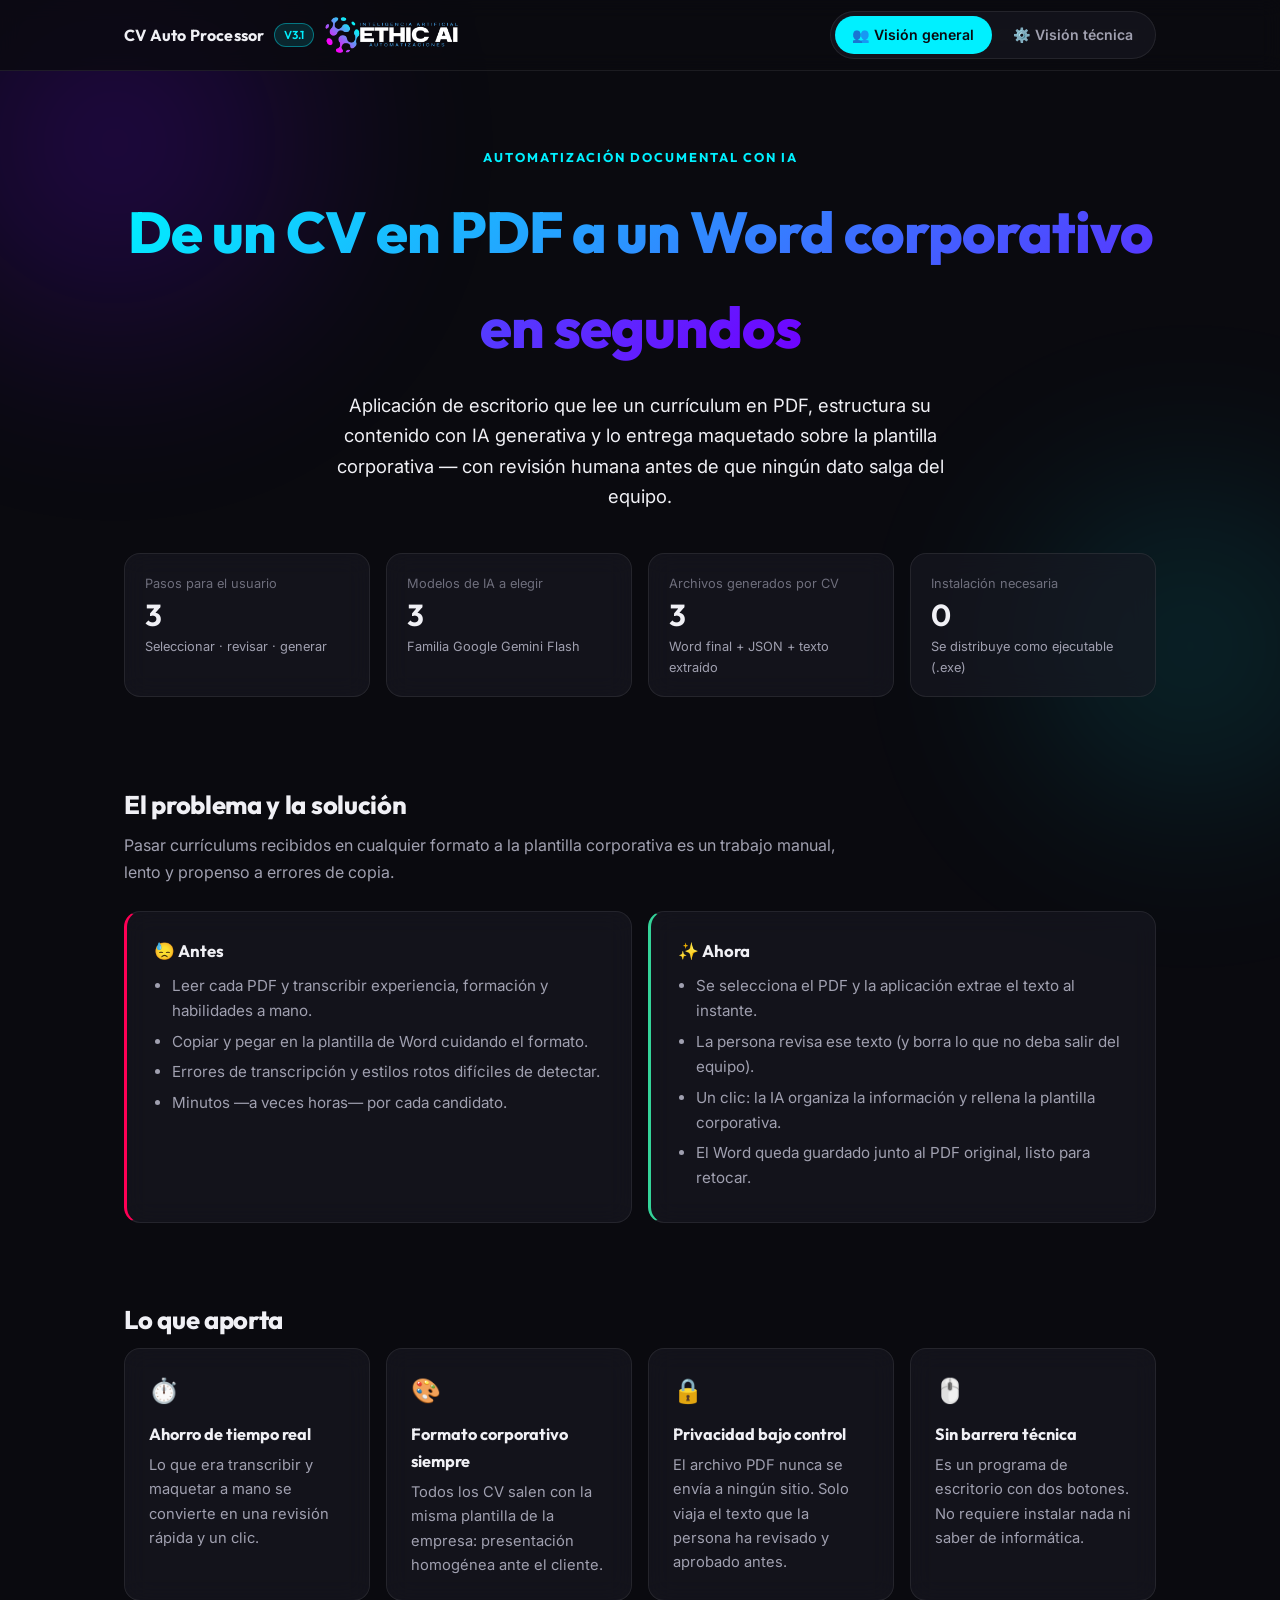
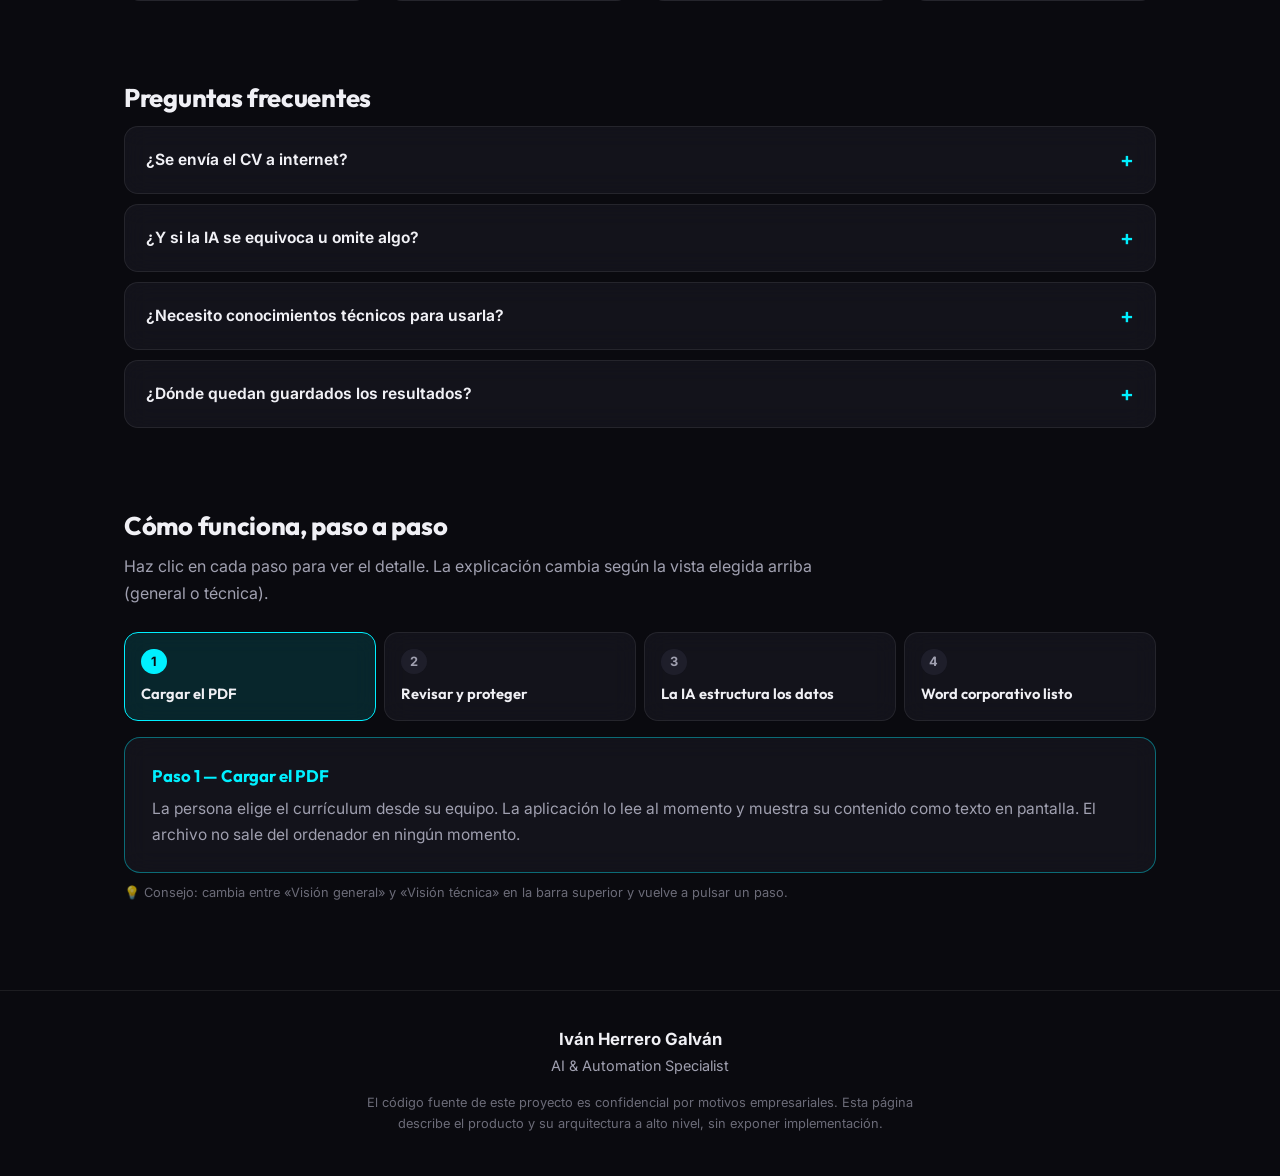
<file: projects/Showcase_CV_Auto.html>
<!DOCTYPE html>
<html lang="es">
<head>
<meta charset="UTF-8">
<meta name="viewport" content="width=device-width, initial-scale=1.0">
<link rel="preconnect" href="https://fonts.googleapis.com">
<link rel="preconnect" href="https://fonts.gstatic.com" crossorigin>
<link href="https://fonts.googleapis.com/css2?family=Inter:wght@300;400;600;800&family=Outfit:wght@400;700&display=swap" rel="stylesheet">
<link rel="icon" type="image/png" href="../logo_small.png">
<title>ETHIC AI | CV Auto Processor</title>
<meta name="description" content="CV Auto Processor: de PDF a Word corporativo con IA. Presentación para RRHH y visión técnica para PM.">
<style>
    :root {
        --bg: #0a0a0f;
        --surface: rgba(25, 25, 35, 0.6);
        --surface-2: rgba(35, 35, 48, 0.75);
        --ink: #f0f0f5;
        --ink-2: #a0a0b0;
        --ink-3: rgba(160, 160, 176, 0.65);
        --accent: #00f0ff;
        --accent-secondary: #7000ff;
        --accent-tertiary: #ff0055;
        --accent-soft: rgba(0, 240, 255, 0.12);
        --accent-line: rgba(0, 240, 255, 0.4);
        --border: rgba(255, 255, 255, 0.08);
        --radius: 16px;
        --ok: #34d399;
    }
    * { margin: 0; padding: 0; box-sizing: border-box; }
    html { scroll-behavior: smooth; }
    body {
        font-family: 'Inter', "Segoe UI", -apple-system, Roboto, sans-serif;
        background: var(--bg);
        color: var(--ink);
        line-height: 1.65;
        position: relative;
        overflow-x: hidden;
    }
    body::before, body::after {
        content: ''; position: fixed; border-radius: 50%;
        filter: blur(100px); z-index: -1; pointer-events: none;
        animation: floatOrb 20s infinite ease-in-out alternate;
    }
    body::before {
        width: 42vw; height: 42vw; top: -14%; left: -12%;
        background: radial-gradient(circle, var(--accent-secondary) 0%, transparent 70%);
        opacity: 0.32;
    }
    body::after {
        width: 34vw; height: 34vw; bottom: 4%; right: -10%;
        background: radial-gradient(circle, var(--accent) 0%, transparent 70%);
        opacity: 0.2; animation-delay: -5s;
    }
    @keyframes floatOrb {
        0% { transform: translate(0, 0) scale(1); }
        100% { transform: translate(4%, 8%) scale(1.1); }
    }
    h1, h2, h3, .brand, .tile .value, .kicker, .step .t { font-family: 'Outfit', sans-serif; }
    .tile, .card, .panel, .step, .step-detail, .faq-item, .estado, .key-row, .seg { -webkit-backdrop-filter: blur(12px); backdrop-filter: blur(12px); }
    .wrap { max-width: 1080px; margin: 0 auto; padding: 0 1.5rem; }

    /* ── Barra superior con selector de audiencia ─────────────── */
    .topbar {
        position: sticky; top: 0; z-index: 50;
        background: rgba(10, 10, 15, 0.8);
        backdrop-filter: blur(10px);
        border-bottom: 1px solid var(--border);
    }
    .topbar .wrap {
        display: flex; align-items: center; justify-content: space-between;
        gap: 1rem; padding-top: 0.7rem; padding-bottom: 0.7rem; flex-wrap: wrap;
    }
    .brand { font-weight: 700; font-size: 1rem; letter-spacing: 0.2px; display: flex; align-items: center; gap: 0.6rem; }
    .brand-logo { width: 140px; height: 38px; flex-shrink: 0; background: url('../logo.png') no-repeat center / cover; }
    .brand .v { font-size: 0.72rem; font-weight: 600; color: var(--accent); background: var(--accent-soft); border: 1px solid var(--accent-line); padding: 0.1rem 0.55rem; border-radius: 999px; }
    .seg { display: flex; background: var(--surface); border: 1px solid var(--border); border-radius: 999px; padding: 0.25rem; gap: 0.25rem; }
    .seg button {
        font: inherit; font-size: 0.88rem; font-weight: 600;
        color: var(--ink-2); background: transparent; border: 0;
        padding: 0.45rem 1.1rem; border-radius: 999px; cursor: pointer;
        transition: background 0.2s, color 0.2s;
    }
    .seg button:hover { color: var(--ink); }
    .seg button.active { background: var(--accent); color: var(--bg); }

    /* ── Hero ─────────────────────────────────────────────────── */
    header.hero { text-align: center; padding: 4.5rem 0 3rem; }
    .kicker {
        display: inline-block; font-size: 0.8rem; font-weight: 700; letter-spacing: 2px;
        text-transform: uppercase; color: var(--accent); margin-bottom: 1rem;
    }
    h1 { font-size: clamp(2.2rem, 5.5vw, 3.6rem); font-weight: 800; letter-spacing: -1px; margin-bottom: 1rem; }
    h1 .grad { background: linear-gradient(135deg, var(--accent), var(--accent-secondary)); -webkit-background-clip: text; background-clip: text; -webkit-text-fill-color: transparent; }
    .pitch { font-size: 1.15rem; color: var(--ink); max-width: 640px; margin: 0 auto; }

    /* ── Stat tiles ───────────────────────────────────────────── */
    .tiles { display: grid; grid-template-columns: repeat(4, 1fr); gap: 1rem; margin: 2.6rem 0 0; }
    .tile {
        background: var(--surface); border: 1px solid var(--border); border-radius: var(--radius);
        padding: 1.15rem 1.25rem; text-align: left;
    }
    .tile .label { font-size: 0.8rem; color: var(--ink-3); margin-bottom: 0.25rem; }
    .tile .value { font-size: 1.9rem; font-weight: 650; color: var(--ink); line-height: 1.15; }
    .tile .note { font-size: 0.8rem; color: var(--ink-2); margin-top: 0.2rem; }

    /* ── Secciones ────────────────────────────────────────────── */
    section { padding: 2.4rem 0; }
    h2 { font-size: 1.6rem; font-weight: 750; margin-bottom: 0.4rem; letter-spacing: -0.3px; }
    .sub { color: var(--ink-2); margin-bottom: 1.6rem; max-width: 720px; }
    .cards { display: grid; grid-template-columns: repeat(auto-fit, minmax(240px, 1fr)); gap: 1rem; }
    .card {
        background: var(--surface); border: 1px solid var(--border); border-radius: var(--radius);
        padding: 1.4rem 1.5rem; transition: border-color 0.25s, transform 0.25s;
    }
    .card:hover { border-color: var(--accent-line); transform: translateY(-3px); box-shadow: 0 15px 40px rgba(0, 240, 255, 0.1); }
    .card .ico { font-size: 1.5rem; margin-bottom: 0.6rem; display: block; }
    .card h3 { font-size: 1.02rem; font-weight: 700; margin-bottom: 0.35rem; }
    .card p { font-size: 0.92rem; color: var(--ink-2); }

    .duo { display: grid; grid-template-columns: 1fr 1fr; gap: 1rem; }
    .panel { background: var(--surface); border: 1px solid var(--border); border-radius: var(--radius); padding: 1.6rem 1.7rem; }
    .panel.trouble { border-left: 3px solid var(--accent-tertiary); }
    .panel.fix { border-left: 3px solid var(--ok); }
    .panel h3 { font-size: 1.05rem; margin-bottom: 0.5rem; }
    .panel p, .panel li { color: var(--ink-2); font-size: 0.95rem; }
    .panel ul { padding-left: 1.1rem; margin-top: 0.5rem; }
    .panel li { margin-bottom: 0.35rem; }

    /* ── Pipeline interactivo ─────────────────────────────────── */
    .steps { display: flex; gap: 0.5rem; flex-wrap: wrap; margin-bottom: 1rem; }
    .step {
        flex: 1 1 150px; font: inherit; text-align: left; cursor: pointer;
        background: var(--surface); border: 1px solid var(--border); border-radius: 14px;
        padding: 0.9rem 1rem; color: var(--ink-2); transition: all 0.2s;
    }
    .step .n {
        display: inline-flex; align-items: center; justify-content: center;
        width: 1.6rem; height: 1.6rem; border-radius: 50%; font-size: 0.8rem; font-weight: 700;
        background: var(--surface-2); color: var(--ink-2); margin-bottom: 0.45rem;
    }
    .step .t { display: block; font-weight: 650; font-size: 0.92rem; color: var(--ink); }
    .step:hover { border-color: var(--accent-line); }
    .step.active { border-color: var(--accent); background: var(--accent-soft); }
    .step.active .n { background: var(--accent); color: var(--bg); }
    .step-detail {
        background: var(--surface); border: 1px solid var(--accent-line); border-radius: var(--radius);
        padding: 1.5rem 1.7rem; min-height: 7.5rem;
    }
    .step-detail h3 { font-size: 1.05rem; margin-bottom: 0.4rem; color: var(--accent); }
    .step-detail p { color: var(--ink-2); font-size: 0.97rem; }
    .hint { font-size: 0.8rem; color: var(--ink-3); margin-top: 0.6rem; }

    /* ── FAQ ──────────────────────────────────────────────────── */
    .faq { display: grid; gap: 0.6rem; }
    .faq-item { background: var(--surface); border: 1px solid var(--border); border-radius: 14px; overflow: hidden; }
    .faq-q {
        width: 100%; font: inherit; font-weight: 650; font-size: 0.97rem; color: var(--ink);
        background: transparent; border: 0; text-align: left; cursor: pointer;
        padding: 1rem 1.3rem; display: flex; justify-content: space-between; align-items: center; gap: 1rem;
    }
    .faq-q::after { content: '+'; font-size: 1.3rem; color: var(--accent); transition: transform 0.25s; flex-shrink: 0; }
    .faq-item.open .faq-q::after { transform: rotate(45deg); }
    .faq-a { max-height: 0; overflow: hidden; transition: max-height 0.3s ease; }
    .faq-item.open .faq-a { max-height: 220px; }
    .faq-a p { padding: 0 1.3rem 1.1rem; color: var(--ink-2); font-size: 0.93rem; }

    /* ── Vista técnica: módulos ───────────────────────────────── */
    .modules { display: grid; grid-template-columns: repeat(auto-fit, minmax(215px, 1fr)); gap: 0.8rem; margin-bottom: 1rem; }
    .module {
        font: inherit; text-align: left; cursor: pointer;
        background: var(--surface); border: 1px solid var(--border); border-radius: 14px;
        padding: 1rem 1.1rem; color: var(--ink-2); transition: all 0.2s;
    }
    .module code { font-family: Consolas, "Cascadia Code", monospace; font-size: 0.88rem; color: var(--ink); font-weight: 600; display: block; margin-bottom: 0.3rem; }
    .module span { font-size: 0.83rem; }
    .module:hover { border-color: var(--accent-line); }
    .module.active { border-color: var(--accent); background: var(--accent-soft); }

    .decision { border-left: 3px solid var(--accent); }
    .decision h3 { color: var(--ink); }
    .decision .why { color: var(--accent); font-weight: 650; font-size: 0.8rem; text-transform: uppercase; letter-spacing: 1px; display: block; margin-bottom: 0.4rem; }

    .chips { display: flex; flex-wrap: wrap; gap: 0.55rem; }
    .chip {
        font-size: 0.85rem; color: var(--ink-2); background: var(--surface);
        border: 1px solid var(--border); border-radius: 8px; padding: 0.35rem 0.85rem;
    }
    .chip b { color: var(--ink); font-weight: 600; }

    .estado { background: var(--surface); border: 1px solid var(--border); border-radius: var(--radius); padding: 1.6rem 1.7rem; }
    .estado h3 { margin-bottom: 0.6rem; }
    .estado p { color: var(--ink-2); font-size: 0.95rem; margin-bottom: 0.5rem; }

    /* ── Vistas por audiencia ─────────────────────────────────── */
    body[data-view="hr"] .only-pm { display: none; }
    body[data-view="pm"] .only-hr { display: none; }

    footer { border-top: 1px solid var(--border); margin-top: 3rem; padding: 2.2rem 0 2.6rem; text-align: center; }
    footer .sig { font-weight: 700; font-size: 1.05rem; }
    footer .role { color: var(--ink-2); font-size: 0.9rem; }
    footer .conf { color: var(--ink-3); font-size: 0.8rem; margin-top: 0.9rem; max-width: 560px; margin-left: auto; margin-right: auto; }

    @media (max-width: 860px) {
        .tiles { grid-template-columns: repeat(2, 1fr); }
        .duo { grid-template-columns: 1fr; }
    }
    @media (max-width: 480px) {
        .tiles { grid-template-columns: 1fr; }
        header.hero { padding-top: 3rem; }
    }
</style>
</head>
<body data-view="hr">

<nav class="topbar">
    <div class="wrap">
        <div class="brand">CV Auto Processor <span class="v">V3.1</span><span class="brand-logo" role="img" aria-label="Logo IA &amp; Automatizaciones"></span></div>
        <div class="seg" role="tablist" aria-label="Nivel de detalle">
            <button type="button" data-view-btn="hr" class="active" role="tab" aria-selected="true">👥 Visión general</button>
            <button type="button" data-view-btn="pm" role="tab" aria-selected="false">⚙️ Visión técnica</button>
        </div>
    </div>
</nav>

<header class="hero">
    <div class="wrap">
        <span class="kicker">Automatización documental con IA</span>
        <h1><span class="grad">De un CV en PDF a un Word corporativo<br>en segundos</span></h1>
        <p class="pitch">Aplicación de escritorio que lee un currículum en PDF, estructura su contenido con IA generativa y lo entrega maquetado sobre la plantilla corporativa — con revisión humana antes de que ningún dato salga del equipo.</p>

        <div class="tiles">
            <div class="tile"><div class="label">Pasos para el usuario</div><div class="value">3</div><div class="note">Seleccionar · revisar · generar</div></div>
            <div class="tile"><div class="label">Modelos de IA a elegir</div><div class="value">3</div><div class="note">Familia Google Gemini Flash</div></div>
            <div class="tile"><div class="label">Archivos generados por CV</div><div class="value">3</div><div class="note">Word final + JSON + texto extraído</div></div>
            <div class="tile"><div class="label">Instalación necesaria</div><div class="value">0</div><div class="note">Se distribuye como ejecutable (.exe)</div></div>
        </div>
    </div>
</header>

<main class="wrap">

    <!-- ══════════ VISIÓN GENERAL (RRHH) ══════════ -->
    <section class="only-hr">
        <h2>El problema y la solución</h2>
        <p class="sub">Pasar currículums recibidos en cualquier formato a la plantilla corporativa es un trabajo manual, lento y propenso a errores de copia.</p>
        <div class="duo">
            <div class="panel trouble">
                <h3>😓 Antes</h3>
                <ul>
                    <li>Leer cada PDF y transcribir experiencia, formación y habilidades a mano.</li>
                    <li>Copiar y pegar en la plantilla de Word cuidando el formato.</li>
                    <li>Errores de transcripción y estilos rotos difíciles de detectar.</li>
                    <li>Minutos —a veces horas— por cada candidato.</li>
                </ul>
            </div>
            <div class="panel fix">
                <h3>✨ Ahora</h3>
                <ul>
                    <li>Se selecciona el PDF y la aplicación extrae el texto al instante.</li>
                    <li>La persona revisa ese texto (y borra lo que no deba salir del equipo).</li>
                    <li>Un clic: la IA organiza la información y rellena la plantilla corporativa.</li>
                    <li>El Word queda guardado junto al PDF original, listo para retocar.</li>
                </ul>
            </div>
        </div>
    </section>

    <section class="only-hr">
        <h2>Lo que aporta</h2>
        <div class="cards">
            <div class="card"><span class="ico">⏱️</span><h3>Ahorro de tiempo real</h3><p>Lo que era transcribir y maquetar a mano se convierte en una revisión rápida y un clic.</p></div>
            <div class="card"><span class="ico">🎨</span><h3>Formato corporativo siempre</h3><p>Todos los CV salen con la misma plantilla de la empresa: presentación homogénea ante el cliente.</p></div>
            <div class="card"><span class="ico">🔒</span><h3>Privacidad bajo control</h3><p>El archivo PDF nunca se envía a ningún sitio. Solo viaja el texto que la persona ha revisado y aprobado antes.</p></div>
            <div class="card"><span class="ico">🖱️</span><h3>Sin barrera técnica</h3><p>Es un programa de escritorio con dos botones. No requiere instalar nada ni saber de informática.</p></div>
        </div>
    </section>

    <section class="only-hr">
        <h2>Preguntas frecuentes</h2>
        <div class="faq">
            <div class="faq-item">
                <button type="button" class="faq-q" aria-expanded="false">¿Se envía el CV a internet?</button>
                <div class="faq-a"><p>El archivo PDF nunca sale del ordenador. Lo único que se envía a la IA es el texto que la persona ya ha revisado en pantalla — y puede borrar de él cualquier dato antes de continuar.</p></div>
            </div>
            <div class="faq-item">
                <button type="button" class="faq-q" aria-expanded="false">¿Y si la IA se equivoca u omite algo?</button>
                <div class="faq-a"><p>La respuesta de la IA se comprueba automáticamente contra una estructura obligatoria antes de generar nada; si no encaja, la aplicación avisa. Además, el resultado es un Word normal: siempre se puede retocar a mano.</p></div>
            </div>
            <div class="faq-item">
                <button type="button" class="faq-q" aria-expanded="false">¿Necesito conocimientos técnicos para usarla?</button>
                <div class="faq-a"><p>No. Es un programa de escritorio que se abre con doble clic (un .exe, sin instalación) y el flujo completo son dos botones: seleccionar el PDF y generar el Word.</p></div>
            </div>
            <div class="faq-item">
                <button type="button" class="faq-q" aria-expanded="false">¿Dónde quedan guardados los resultados?</button>
                <div class="faq-a"><p>En la misma carpeta que el PDF original: el Word final con la plantilla corporativa y los archivos intermedios del proceso, por si hiciera falta consultarlos.</p></div>
            </div>
        </div>
    </section>

    <!-- ══════════ PIPELINE (compartido, con doble lectura) ══════════ -->
    <section>
        <h2>Cómo funciona, paso a paso</h2>
        <p class="sub">Haz clic en cada paso para ver el detalle. La explicación cambia según la vista elegida arriba (general o técnica).</p>
        <div class="steps" id="steps"></div>
        <div class="step-detail" id="stepDetail"></div>
        <p class="hint">💡 Consejo: cambia entre «Visión general» y «Visión técnica» en la barra superior y vuelve a pulsar un paso.</p>
    </section>

    <!-- ══════════ VISIÓN TÉCNICA (PM) ══════════ -->
    <section class="only-pm">
        <h2>Arquitectura por módulos</h2>
        <p class="sub">Diseño modular: interfaz, conversión de formatos y contrato de datos viven separados. Haz clic en un módulo.</p>
        <div class="modules" id="modules"></div>
        <div class="step-detail" id="moduleDetail"></div>
    </section>

    <section class="only-pm">
        <h2>Decisiones técnicas y su porqué</h2>
        <div class="cards">
            <div class="card decision"><span class="why">Fiabilidad</span><h3>JSON Schema como contrato con el LLM</h3><p>La salida del modelo se valida contra un esquema estricto antes de tocar el Word. Un modelo probabilístico se convierte así en una pieza determinista: o la respuesta cumple el contrato, o falla de forma explícita — nunca un documento corrupto en silencio.</p></div>
            <div class="card decision"><span class="why">Privacidad y coste</span><h3>Extracción de texto 100 % local</h3><p>El PDF se procesa en el equipo con <b>pypdf</b> y limpieza de artefactos OCR. A la API solo viaja texto plano ya revisado: menos superficie de exposición de datos personales y menos tokens facturados.</p></div>
            <div class="card decision"><span class="why">Cumplimiento</span><h3>Human-in-the-loop antes de la API</h3><p>El paso de revisión no es cosmético: es el punto de control donde se eliminan datos sensibles antes de salir del equipo. La decisión de qué ve la IA es siempre humana.</p></div>
            <div class="card decision"><span class="why">Mantenibilidad</span><h3>Plantillas docxtpl separadas del código</h3><p>La presentación vive en la plantilla <code>.docx</code>; el código solo inyecta datos. Cambiar la imagen corporativa no requiere tocar una línea de Python.</p></div>
            <div class="card decision"><span class="why">Coste / latencia</span><h3>Modelos Flash seleccionables</h3><p>Gemini 2.5 Flash, 3 Flash (preview) y 3.1 Flash Lite, elegibles desde la interfaz: permite ajustar el equilibrio calidad-coste-velocidad según el lote de CVs.</p></div>
        </div>
    </section>

    <section class="only-pm">
        <h2>Stack tecnológico</h2>
        <div class="chips">
            <span class="chip"><b>Python 3.10+</b></span>
            <span class="chip"><b>google-genai</b> · SDK oficial Gemini</span>
            <span class="chip"><b>Tkinter (ttk)</b> · GUI de escritorio</span>
            <span class="chip"><b>pypdf</b> · extracción local de texto</span>
            <span class="chip"><b>docxtpl</b> · renderizado de plantillas Word</span>
            <span class="chip"><b>jsonschema</b> · validación de salida del LLM</span>
            <span class="chip"><b>python-dotenv</b> · configuración</span>
            <span class="chip"><b>PyInstaller</b> · empaquetado .exe</span>
        </div>
    </section>

    <section class="only-pm">
        <h2>Estado del proyecto</h2>
        <div class="estado">
            <h3>Prototipo funcional en uso</h3>
            <p>Es la más ligera de las tres aplicaciones del portfolio (~700 líneas): un pipeline enfocado que hace una cosa y la hace bien. Se distribuye como ejecutable autocontenido y ha pasado por varias iteraciones de versión (builds V1.3 y V1.3.1 empaquetadas).</p>
            <p><b>Evolución natural:</b> añadir una suite de tests automatizados del pipeline (hoy no la tiene), endurecer el manejo de errores de la API y procesar lotes de CVs en una sola pasada.</p>
        </div>
    </section>

</main>

<footer>
    <div class="wrap">
        <div class="sig">Iván Herrero Galván</div>
        <div class="role">AI &amp; Automation Specialist</div>
        <p class="conf">El código fuente de este proyecto es confidencial por motivos empresariales. Esta página describe el producto y su arquitectura a alto nivel, sin exponer implementación.</p>
    </div>
</footer>

<script>
(function () {
    'use strict';

    /* ── Selector de audiencia ── */
    var viewBtns = document.querySelectorAll('[data-view-btn]');
    viewBtns.forEach(function (btn) {
        btn.addEventListener('click', function () {
            document.body.dataset.view = btn.dataset.viewBtn;
            viewBtns.forEach(function (b) {
                b.classList.toggle('active', b === btn);
                b.setAttribute('aria-selected', b === btn ? 'true' : 'false');
            });
            renderStepDetail();
            renderModuleDetail();
        });
    });

    /* ── Pipeline interactivo ── */
    var STEPS = [
        {
            t: 'Cargar el PDF',
            hr: 'La persona elige el currículum desde su equipo. La aplicación lo lee al momento y muestra su contenido como texto en pantalla. El archivo no sale del ordenador en ningún momento.',
            pm: 'Extracción local con pypdf y normalización a texto plano/Markdown. Un paso de limpieza (ocr_cleanup) elimina artefactos típicos de PDFs escaneados con expresiones regulares antes de mostrar nada al usuario.'
        },
        {
            t: 'Revisar y proteger',
            hr: 'Antes de usar la IA, la persona ve todo el texto extraído en un editor. Puede corregir errores de lectura y, sobre todo, borrar cualquier dato sensible que no deba salir del equipo.',
            pm: 'Punto de control human-in-the-loop: el editor Tkinter permite editar el texto que será el único contenido enviado a la API. Es la garantía de privacidad del diseño — la decisión de exposición de datos es explícita y humana.'
        },
        {
            t: 'La IA estructura los datos',
            hr: 'Con un clic, la inteligencia artificial lee el texto y lo organiza en secciones: experiencia, formación, habilidades… Si algo no encaja con lo esperado, la aplicación lo detecta y avisa.',
            pm: 'Llamada a Gemini (modelo seleccionable: 2.5 Flash / 3 Flash preview / 3.1 Flash Lite) con instrucción de salida estructurada. La respuesta se valida contra un JSON Schema versionado: si no cumple el contrato, el fallo es explícito, nunca silencioso.'
        },
        {
            t: 'Word corporativo listo',
            hr: 'La aplicación rellena la plantilla oficial de la empresa con los datos y guarda el Word junto al PDF original, junto con los archivos intermedios por si hay que consultarlos.',
            pm: 'Renderizado con docxtpl sobre la plantilla .docx corporativa (word_model/). Se persisten los tres artefactos (.json validado, .md de la IA, .docx final) junto al PDF de origen para trazabilidad del proceso.'
        }
    ];

    var stepsEl = document.getElementById('steps');
    var stepDetailEl = document.getElementById('stepDetail');
    var currentStep = 0;

    STEPS.forEach(function (s, i) {
        var b = document.createElement('button');
        b.type = 'button';
        b.className = 'step' + (i === 0 ? ' active' : '');
        b.innerHTML = '<span class="n">' + (i + 1) + '</span><span class="t">' + s.t + '</span>';
        b.addEventListener('click', function () {
            currentStep = i;
            stepsEl.querySelectorAll('.step').forEach(function (el, j) {
                el.classList.toggle('active', j === i);
            });
            renderStepDetail();
        });
        stepsEl.appendChild(b);
    });

    function renderStepDetail() {
        var s = STEPS[currentStep];
        var mode = document.body.dataset.view === 'pm' ? 'pm' : 'hr';
        stepDetailEl.innerHTML = '<h3>Paso ' + (currentStep + 1) + ' — ' + s.t + '</h3><p>' + s[mode] + '</p>';
    }

    /* ── Módulos (vista técnica) ── */
    var MODULES = [
        { c: 'interfaz/', s: 'GUI y configuración', d: 'Interfaz Tkinter (ttk) con el flujo completo: selección de PDF, editor de revisión, selector de modelo y lanzamiento de la generación. config_manager gestiona preferencias y la API key vía .env (python-dotenv). La GUI orquesta, no contiene lógica de negocio.' },
        { c: 'format_converter/', s: 'El pipeline de conversión', d: 'Cadena de transformación en módulos independientes: pdf_to_md (extracción con pypdf) → ocr_cleanup (limpieza con regex) → ia_extractor (comunicación con Gemini) → json_to_word (renderizado docxtpl). Cada eslabón tiene una única responsabilidad y puede evolucionar por separado.' },
        { c: 'json_schema/', s: 'El contrato de datos', d: 'Esquemas JSON versionados (v1.0 y v1.1) que definen exactamente qué estructura debe devolver el LLM: campos, tipos y anidamiento de experiencia, educación y habilidades. Es la frontera formal entre el mundo probabilístico (IA) y el determinista (documento).' },
        { c: 'word_model/', s: 'Plantillas corporativas', d: 'Plantillas .docx con placeholders de docxtpl. La identidad visual vive aquí, fuera del código: actualizar la marca es reemplazar un archivo, sin despliegue nuevo.' }
    ];

    var modulesEl = document.getElementById('modules');
    var moduleDetailEl = document.getElementById('moduleDetail');
    var currentModule = 0;

    MODULES.forEach(function (m, i) {
        var b = document.createElement('button');
        b.type = 'button';
        b.className = 'module' + (i === 0 ? ' active' : '');
        b.innerHTML = '<code>' + m.c + '</code><span>' + m.s + '</span>';
        b.addEventListener('click', function () {
            currentModule = i;
            modulesEl.querySelectorAll('.module').forEach(function (el, j) {
                el.classList.toggle('active', j === i);
            });
            renderModuleDetail();
        });
        modulesEl.appendChild(b);
    });

    function renderModuleDetail() {
        if (!moduleDetailEl) return;
        var m = MODULES[currentModule];
        moduleDetailEl.innerHTML = '<h3>' + m.c + ' · ' + m.s + '</h3><p>' + m.d + '</p>';
    }

    /* ── FAQ acordeón ── */
    document.querySelectorAll('.faq-q').forEach(function (q) {
        q.addEventListener('click', function () {
            var item = q.parentElement;
            var wasOpen = item.classList.contains('open');
            document.querySelectorAll('.faq-item.open').forEach(function (o) { o.classList.remove('open'); });
            if (!wasOpen) item.classList.add('open');
            q.setAttribute('aria-expanded', String(!wasOpen));
        });
    });

    renderStepDetail();
    renderModuleDetail();
})();
</script>

</body>
</html>
</file>
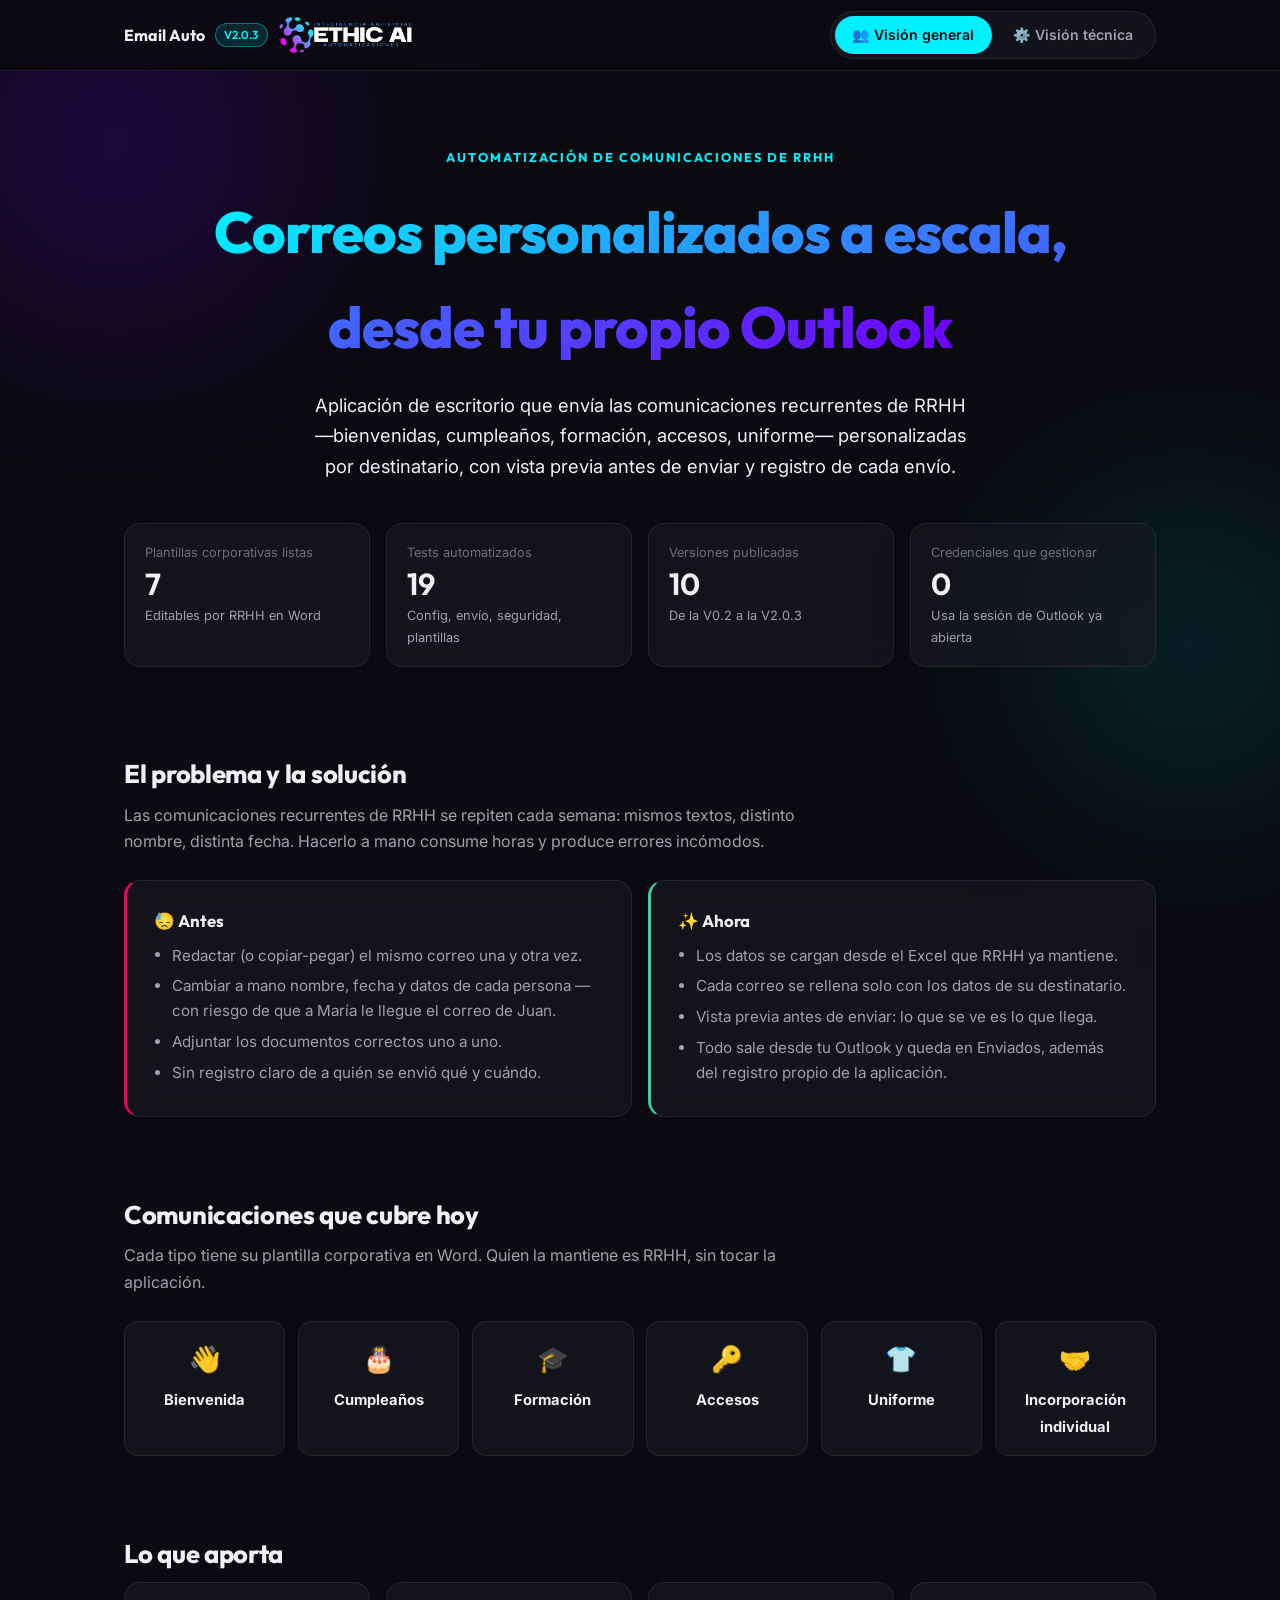
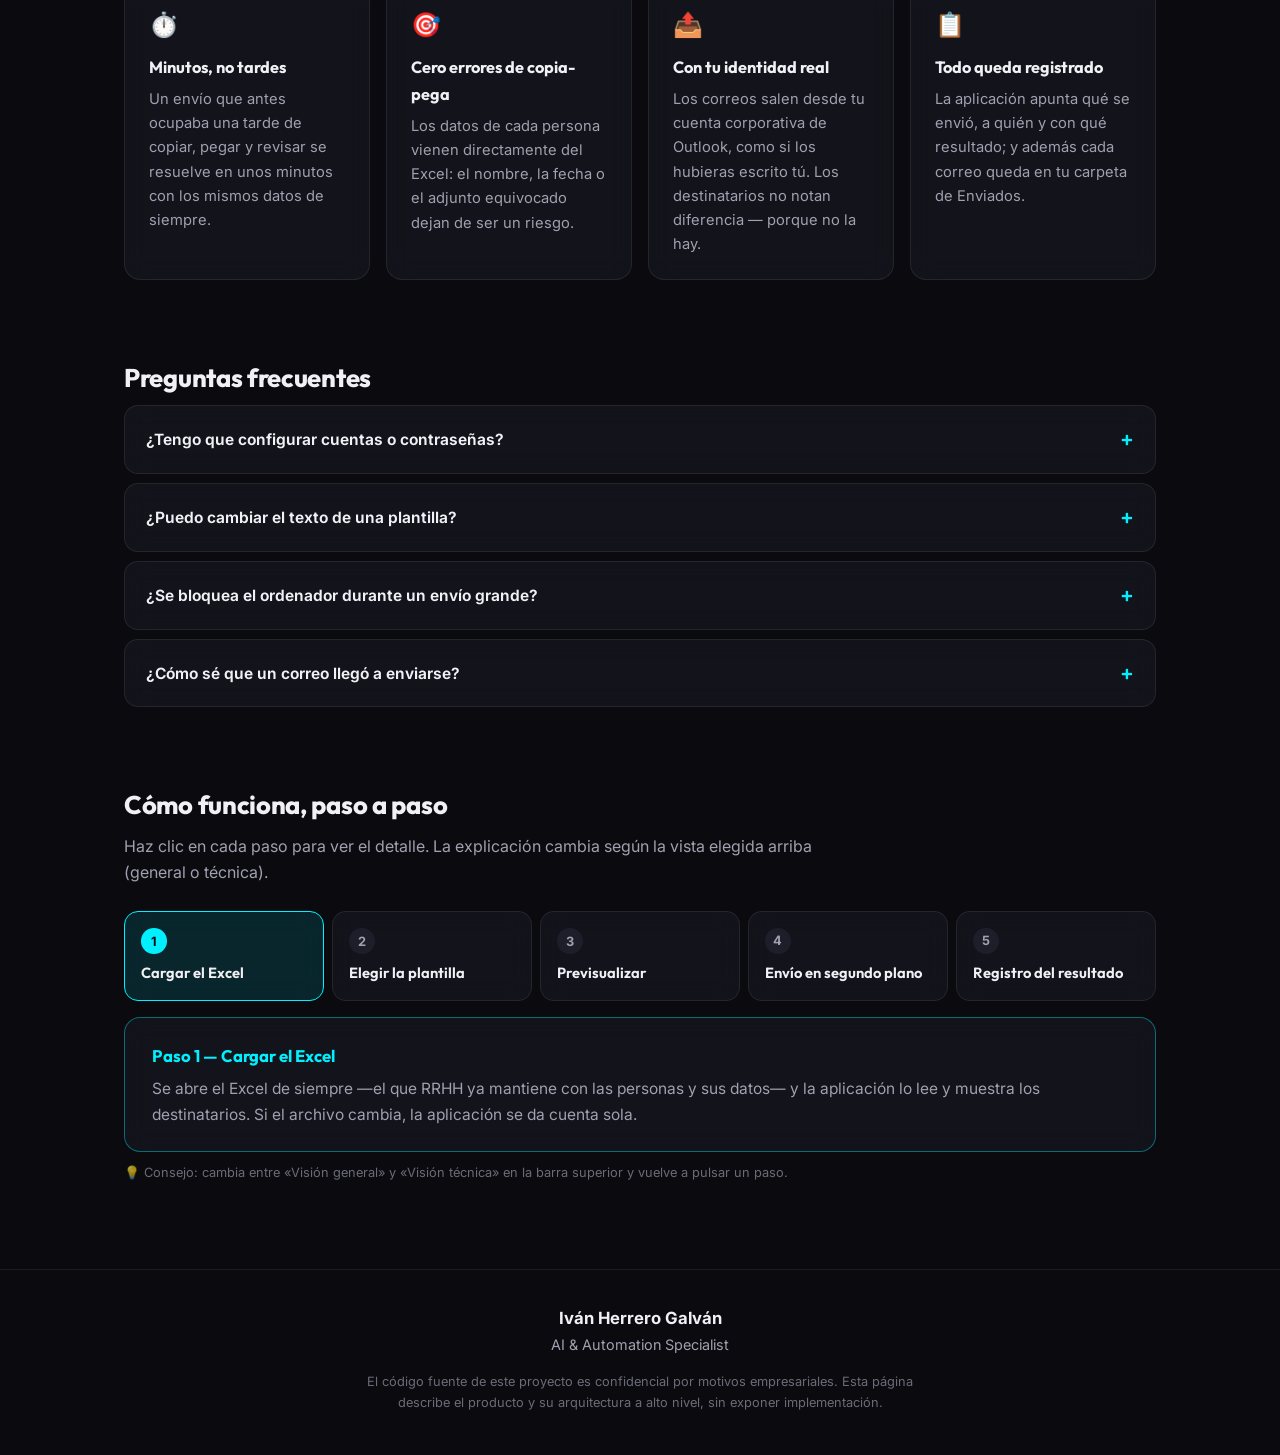
<file: projects/Showcase_Email_Auto.html>
<!DOCTYPE html>
<html lang="es">
<head>
<meta charset="UTF-8">
<meta name="viewport" content="width=device-width, initial-scale=1.0">
<link rel="preconnect" href="https://fonts.googleapis.com">
<link rel="preconnect" href="https://fonts.gstatic.com" crossorigin>
<link href="https://fonts.googleapis.com/css2?family=Inter:wght@300;400;600;800&family=Outfit:wght@400;700&display=swap" rel="stylesheet">
<link rel="icon" type="image/png" href="../logo_small.png">
<title>ETHIC AI | Email Auto</title>
<meta name="description" content="Email Auto: comunicaciones de RRHH personalizadas y trazables desde Outlook. Presentación para RRHH y visión técnica para PM.">
<style>
    :root {
        --bg: #0a0a0f;
        --surface: rgba(25, 25, 35, 0.6);
        --surface-2: rgba(35, 35, 48, 0.75);
        --ink: #f0f0f5;
        --ink-2: #a0a0b0;
        --ink-3: rgba(160, 160, 176, 0.65);
        --accent: #00f0ff;
        --accent-secondary: #7000ff;
        --accent-tertiary: #ff0055;
        --accent-soft: rgba(0, 240, 255, 0.12);
        --accent-line: rgba(0, 240, 255, 0.4);
        --border: rgba(255, 255, 255, 0.08);
        --radius: 16px;
        --ok: #34d399;
    }
    * { margin: 0; padding: 0; box-sizing: border-box; }
    html { scroll-behavior: smooth; }
    body {
        font-family: 'Inter', "Segoe UI", -apple-system, Roboto, sans-serif;
        background: var(--bg);
        color: var(--ink);
        line-height: 1.65;
        position: relative;
        overflow-x: hidden;
    }
    body::before, body::after {
        content: ''; position: fixed; border-radius: 50%;
        filter: blur(100px); z-index: -1; pointer-events: none;
        animation: floatOrb 20s infinite ease-in-out alternate;
    }
    body::before {
        width: 42vw; height: 42vw; top: -14%; left: -12%;
        background: radial-gradient(circle, var(--accent-secondary) 0%, transparent 70%);
        opacity: 0.32;
    }
    body::after {
        width: 34vw; height: 34vw; bottom: 4%; right: -10%;
        background: radial-gradient(circle, var(--accent) 0%, transparent 70%);
        opacity: 0.2; animation-delay: -5s;
    }
    @keyframes floatOrb {
        0% { transform: translate(0, 0) scale(1); }
        100% { transform: translate(4%, 8%) scale(1.1); }
    }
    h1, h2, h3, .brand, .tile .value, .kicker, .step .t { font-family: 'Outfit', sans-serif; }
    .tile, .card, .panel, .step, .step-detail, .faq-item, .estado, .key-row, .seg { -webkit-backdrop-filter: blur(12px); backdrop-filter: blur(12px); }
    .wrap { max-width: 1080px; margin: 0 auto; padding: 0 1.5rem; }

    .topbar {
        position: sticky; top: 0; z-index: 50;
        background: rgba(10, 10, 15, 0.8);
        backdrop-filter: blur(10px);
        border-bottom: 1px solid var(--border);
    }
    .topbar .wrap {
        display: flex; align-items: center; justify-content: space-between;
        gap: 1rem; padding-top: 0.7rem; padding-bottom: 0.7rem; flex-wrap: wrap;
    }
    .brand { font-weight: 700; font-size: 1rem; display: flex; align-items: center; gap: 0.6rem; }
    .brand-logo { width: 140px; height: 38px; flex-shrink: 0; background: url('../logo.png') no-repeat center / cover; }
    .brand .v { font-size: 0.72rem; font-weight: 600; color: var(--accent); background: var(--accent-soft); border: 1px solid var(--accent-line); padding: 0.1rem 0.55rem; border-radius: 999px; }
    .seg { display: flex; background: var(--surface); border: 1px solid var(--border); border-radius: 999px; padding: 0.25rem; gap: 0.25rem; }
    .seg button {
        font: inherit; font-size: 0.88rem; font-weight: 600;
        color: var(--ink-2); background: transparent; border: 0;
        padding: 0.45rem 1.1rem; border-radius: 999px; cursor: pointer;
        transition: background 0.2s, color 0.2s;
    }
    .seg button:hover { color: var(--ink); }
    .seg button.active { background: var(--accent); color: var(--bg); }

    header.hero { text-align: center; padding: 4.5rem 0 3rem; }
    .kicker { display: inline-block; font-size: 0.8rem; font-weight: 700; letter-spacing: 2px; text-transform: uppercase; color: var(--accent); margin-bottom: 1rem; }
    h1 { font-size: clamp(2.2rem, 5.5vw, 3.6rem); font-weight: 800; letter-spacing: -1px; margin-bottom: 1rem; }
    h1 .grad { background: linear-gradient(135deg, var(--accent), var(--accent-secondary)); -webkit-background-clip: text; background-clip: text; -webkit-text-fill-color: transparent; }
    .pitch { font-size: 1.15rem; color: var(--ink); max-width: 660px; margin: 0 auto; }

    .tiles { display: grid; grid-template-columns: repeat(4, 1fr); gap: 1rem; margin: 2.6rem 0 0; }
    .tile { background: var(--surface); border: 1px solid var(--border); border-radius: var(--radius); padding: 1.15rem 1.25rem; text-align: left; }
    .tile .label { font-size: 0.8rem; color: var(--ink-3); margin-bottom: 0.25rem; }
    .tile .value { font-size: 1.9rem; font-weight: 650; color: var(--ink); line-height: 1.15; }
    .tile .note { font-size: 0.8rem; color: var(--ink-2); margin-top: 0.2rem; }

    section { padding: 2.4rem 0; }
    h2 { font-size: 1.6rem; font-weight: 750; margin-bottom: 0.4rem; letter-spacing: -0.3px; }
    .sub { color: var(--ink-2); margin-bottom: 1.6rem; max-width: 720px; }
    .cards { display: grid; grid-template-columns: repeat(auto-fit, minmax(240px, 1fr)); gap: 1rem; }
    .card { background: var(--surface); border: 1px solid var(--border); border-radius: var(--radius); padding: 1.4rem 1.5rem; transition: border-color 0.25s, transform 0.25s; }
    .card:hover { border-color: var(--accent-line); transform: translateY(-3px); box-shadow: 0 15px 40px rgba(0, 240, 255, 0.1); }
    .card .ico { font-size: 1.5rem; margin-bottom: 0.6rem; display: block; }
    .card h3 { font-size: 1.02rem; font-weight: 700; margin-bottom: 0.35rem; }
    .card p { font-size: 0.92rem; color: var(--ink-2); }

    .duo { display: grid; grid-template-columns: 1fr 1fr; gap: 1rem; }
    .panel { background: var(--surface); border: 1px solid var(--border); border-radius: var(--radius); padding: 1.6rem 1.7rem; }
    .panel.trouble { border-left: 3px solid var(--accent-tertiary); }
    .panel.fix { border-left: 3px solid var(--ok); }
    .panel h3 { font-size: 1.05rem; margin-bottom: 0.5rem; }
    .panel p, .panel li { color: var(--ink-2); font-size: 0.95rem; }
    .panel ul { padding-left: 1.1rem; margin-top: 0.5rem; }
    .panel li { margin-bottom: 0.35rem; }

    /* Tipos de comunicación */
    .types { display: grid; grid-template-columns: repeat(auto-fit, minmax(160px, 1fr)); gap: 0.8rem; }
    .type { background: var(--surface); border: 1px solid var(--border); border-radius: 14px; padding: 1rem; text-align: center; transition: border-color 0.25s; }
    .type:hover { border-color: var(--accent-line); }
    .type .ico { font-size: 1.6rem; display: block; margin-bottom: 0.4rem; }
    .type b { font-size: 0.92rem; }

    .steps { display: flex; gap: 0.5rem; flex-wrap: wrap; margin-bottom: 1rem; }
    .step {
        flex: 1 1 150px; font: inherit; text-align: left; cursor: pointer;
        background: var(--surface); border: 1px solid var(--border); border-radius: 14px;
        padding: 0.9rem 1rem; color: var(--ink-2); transition: all 0.2s;
    }
    .step .n {
        display: inline-flex; align-items: center; justify-content: center;
        width: 1.6rem; height: 1.6rem; border-radius: 50%; font-size: 0.8rem; font-weight: 700;
        background: var(--surface-2); color: var(--ink-2); margin-bottom: 0.45rem;
    }
    .step .t { display: block; font-weight: 650; font-size: 0.92rem; color: var(--ink); }
    .step:hover { border-color: var(--accent-line); }
    .step.active { border-color: var(--accent); background: var(--accent-soft); }
    .step.active .n { background: var(--accent); color: var(--bg); }
    .step-detail { background: var(--surface); border: 1px solid var(--accent-line); border-radius: var(--radius); padding: 1.5rem 1.7rem; min-height: 7.5rem; }
    .step-detail h3 { font-size: 1.05rem; margin-bottom: 0.4rem; color: var(--accent); }
    .step-detail p { color: var(--ink-2); font-size: 0.97rem; }
    .hint { font-size: 0.8rem; color: var(--ink-3); margin-top: 0.6rem; }

    .faq { display: grid; gap: 0.6rem; }
    .faq-item { background: var(--surface); border: 1px solid var(--border); border-radius: 14px; overflow: hidden; }
    .faq-q {
        width: 100%; font: inherit; font-weight: 650; font-size: 0.97rem; color: var(--ink);
        background: transparent; border: 0; text-align: left; cursor: pointer;
        padding: 1rem 1.3rem; display: flex; justify-content: space-between; align-items: center; gap: 1rem;
    }
    .faq-q::after { content: '+'; font-size: 1.3rem; color: var(--accent); transition: transform 0.25s; flex-shrink: 0; }
    .faq-item.open .faq-q::after { transform: rotate(45deg); }
    .faq-a { max-height: 0; overflow: hidden; transition: max-height 0.3s ease; }
    .faq-item.open .faq-a { max-height: 220px; }
    .faq-a p { padding: 0 1.3rem 1.1rem; color: var(--ink-2); font-size: 0.93rem; }

    .modules { display: grid; grid-template-columns: repeat(auto-fit, minmax(215px, 1fr)); gap: 0.8rem; margin-bottom: 1rem; }
    .module {
        font: inherit; text-align: left; cursor: pointer;
        background: var(--surface); border: 1px solid var(--border); border-radius: 14px;
        padding: 1rem 1.1rem; color: var(--ink-2); transition: all 0.2s;
    }
    .module code { font-family: Consolas, "Cascadia Code", monospace; font-size: 0.88rem; color: var(--ink); font-weight: 600; display: block; margin-bottom: 0.3rem; }
    .module span { font-size: 0.83rem; }
    .module:hover { border-color: var(--accent-line); }
    .module.active { border-color: var(--accent); background: var(--accent-soft); }

    .decision { border-left: 3px solid var(--accent); }
    .decision .why { color: var(--accent); font-weight: 650; font-size: 0.8rem; text-transform: uppercase; letter-spacing: 1px; display: block; margin-bottom: 0.4rem; }

    /* Timeline de versiones */
    .timeline { display: flex; flex-wrap: wrap; gap: 0; align-items: stretch; }
    .tl-item { flex: 1 1 140px; position: relative; padding: 0 0.9rem 0 1.4rem; border-left: 2px solid var(--border); }
    .tl-item::before { content: ''; position: absolute; left: -6px; top: 0.35rem; width: 10px; height: 10px; border-radius: 50%; background: var(--surface-2); border: 2px solid var(--ink-3); }
    .tl-item.hito::before { background: var(--accent); border-color: var(--accent); }
    .tl-item b { display: block; font-size: 0.95rem; }
    .tl-item span { font-size: 0.83rem; color: var(--ink-2); }

    .chips { display: flex; flex-wrap: wrap; gap: 0.55rem; }
    .chip { font-size: 0.85rem; color: var(--ink-2); background: var(--surface); border: 1px solid var(--border); border-radius: 8px; padding: 0.35rem 0.85rem; }
    .chip b { color: var(--ink); font-weight: 600; }

    .estado { background: var(--surface); border: 1px solid var(--border); border-radius: var(--radius); padding: 1.6rem 1.7rem; }
    .estado h3 { margin-bottom: 0.6rem; }
    .estado p { color: var(--ink-2); font-size: 0.95rem; margin-bottom: 0.5rem; }

    body[data-view="hr"] .only-pm { display: none; }
    body[data-view="pm"] .only-hr { display: none; }

    footer { border-top: 1px solid var(--border); margin-top: 3rem; padding: 2.2rem 0 2.6rem; text-align: center; }
    footer .sig { font-weight: 700; font-size: 1.05rem; }
    footer .role { color: var(--ink-2); font-size: 0.9rem; }
    footer .conf { color: var(--ink-3); font-size: 0.8rem; margin-top: 0.9rem; max-width: 560px; margin-left: auto; margin-right: auto; }

    @media (max-width: 860px) {
        .tiles { grid-template-columns: repeat(2, 1fr); }
        .duo { grid-template-columns: 1fr; }
    }
    @media (max-width: 480px) {
        .tiles { grid-template-columns: 1fr; }
        header.hero { padding-top: 3rem; }
    }
</style>
</head>
<body data-view="hr">

<nav class="topbar">
    <div class="wrap">
        <div class="brand">Email Auto <span class="v">V2.0.3</span><span class="brand-logo" role="img" aria-label="Logo IA &amp; Automatizaciones"></span></div>
        <div class="seg" role="tablist" aria-label="Nivel de detalle">
            <button type="button" data-view-btn="hr" class="active" role="tab" aria-selected="true">👥 Visión general</button>
            <button type="button" data-view-btn="pm" role="tab" aria-selected="false">⚙️ Visión técnica</button>
        </div>
    </div>
</nav>

<header class="hero">
    <div class="wrap">
        <span class="kicker">Automatización de comunicaciones de RRHH</span>
        <h1><span class="grad">Correos personalizados a escala,<br>desde tu propio Outlook</span></h1>
        <p class="pitch">Aplicación de escritorio que envía las comunicaciones recurrentes de RRHH —bienvenidas, cumpleaños, formación, accesos, uniforme— personalizadas por destinatario, con vista previa antes de enviar y registro de cada envío.</p>

        <div class="tiles">
            <div class="tile"><div class="label">Plantillas corporativas listas</div><div class="value">7</div><div class="note">Editables por RRHH en Word</div></div>
            <div class="tile"><div class="label">Tests automatizados</div><div class="value">19</div><div class="note">Config, envío, seguridad, plantillas</div></div>
            <div class="tile"><div class="label">Versiones publicadas</div><div class="value">10</div><div class="note">De la V0.2 a la V2.0.3</div></div>
            <div class="tile"><div class="label">Credenciales que gestionar</div><div class="value">0</div><div class="note">Usa la sesión de Outlook ya abierta</div></div>
        </div>
    </div>
</header>

<main class="wrap">

    <!-- ══════════ VISIÓN GENERAL (RRHH) ══════════ -->
    <section class="only-hr">
        <h2>El problema y la solución</h2>
        <p class="sub">Las comunicaciones recurrentes de RRHH se repiten cada semana: mismos textos, distinto nombre, distinta fecha. Hacerlo a mano consume horas y produce errores incómodos.</p>
        <div class="duo">
            <div class="panel trouble">
                <h3>😓 Antes</h3>
                <ul>
                    <li>Redactar (o copiar-pegar) el mismo correo una y otra vez.</li>
                    <li>Cambiar a mano nombre, fecha y datos de cada persona — con riesgo de que a María le llegue el correo de Juan.</li>
                    <li>Adjuntar los documentos correctos uno a uno.</li>
                    <li>Sin registro claro de a quién se envió qué y cuándo.</li>
                </ul>
            </div>
            <div class="panel fix">
                <h3>✨ Ahora</h3>
                <ul>
                    <li>Los datos se cargan desde el Excel que RRHH ya mantiene.</li>
                    <li>Cada correo se rellena solo con los datos de su destinatario.</li>
                    <li>Vista previa antes de enviar: lo que se ve es lo que llega.</li>
                    <li>Todo sale desde tu Outlook y queda en Enviados, además del registro propio de la aplicación.</li>
                </ul>
            </div>
        </div>
    </section>

    <section class="only-hr">
        <h2>Comunicaciones que cubre hoy</h2>
        <p class="sub">Cada tipo tiene su plantilla corporativa en Word. Quien la mantiene es RRHH, sin tocar la aplicación.</p>
        <div class="types">
            <div class="type"><span class="ico">👋</span><b>Bienvenida</b></div>
            <div class="type"><span class="ico">🎂</span><b>Cumpleaños</b></div>
            <div class="type"><span class="ico">🎓</span><b>Formación</b></div>
            <div class="type"><span class="ico">🔑</span><b>Accesos</b></div>
            <div class="type"><span class="ico">👕</span><b>Uniforme</b></div>
            <div class="type"><span class="ico">🤝</span><b>Incorporación individual</b></div>
        </div>
    </section>

    <section class="only-hr">
        <h2>Lo que aporta</h2>
        <div class="cards">
            <div class="card"><span class="ico">⏱️</span><h3>Minutos, no tardes</h3><p>Un envío que antes ocupaba una tarde de copiar, pegar y revisar se resuelve en unos minutos con los mismos datos de siempre.</p></div>
            <div class="card"><span class="ico">🎯</span><h3>Cero errores de copia-pega</h3><p>Los datos de cada persona vienen directamente del Excel: el nombre, la fecha o el adjunto equivocado dejan de ser un riesgo.</p></div>
            <div class="card"><span class="ico">📤</span><h3>Con tu identidad real</h3><p>Los correos salen desde tu cuenta corporativa de Outlook, como si los hubieras escrito tú. Los destinatarios no notan diferencia — porque no la hay.</p></div>
            <div class="card"><span class="ico">📋</span><h3>Todo queda registrado</h3><p>La aplicación apunta qué se envió, a quién y con qué resultado; y además cada correo queda en tu carpeta de Enviados.</p></div>
        </div>
    </section>

    <section class="only-hr">
        <h2>Preguntas frecuentes</h2>
        <div class="faq">
            <div class="faq-item">
                <button type="button" class="faq-q" aria-expanded="false">¿Tengo que configurar cuentas o contraseñas?</button>
                <div class="faq-a"><p>No. La aplicación usa el Outlook que ya tienes abierto en el ordenador. No pide contraseñas, no guarda credenciales y no hay nada que configurar con IT.</p></div>
            </div>
            <div class="faq-item">
                <button type="button" class="faq-q" aria-expanded="false">¿Puedo cambiar el texto de una plantilla?</button>
                <div class="faq-a"><p>Sí. Las plantillas son documentos de Word normales, y la aplicación incluye un editor con vista previa para ver exactamente cómo quedará el correo antes de enviarlo.</p></div>
            </div>
            <div class="faq-item">
                <button type="button" class="faq-q" aria-expanded="false">¿Se bloquea el ordenador durante un envío grande?</button>
                <div class="faq-a"><p>No. El envío se ejecuta en segundo plano: puedes seguir usando la aplicación (y el ordenador) mientras ves el progreso en pantalla.</p></div>
            </div>
            <div class="faq-item">
                <button type="button" class="faq-q" aria-expanded="false">¿Cómo sé que un correo llegó a enviarse?</button>
                <div class="faq-a"><p>Doble comprobación: el registro interno de la aplicación (por destinatario y resultado) y tu propia carpeta de Enviados de Outlook, donde queda cada correo real.</p></div>
            </div>
        </div>
    </section>

    <!-- ══════════ PIPELINE (compartido, con doble lectura) ══════════ -->
    <section>
        <h2>Cómo funciona, paso a paso</h2>
        <p class="sub">Haz clic en cada paso para ver el detalle. La explicación cambia según la vista elegida arriba (general o técnica).</p>
        <div class="steps" id="steps"></div>
        <div class="step-detail" id="stepDetail"></div>
        <p class="hint">💡 Consejo: cambia entre «Visión general» y «Visión técnica» en la barra superior y vuelve a pulsar un paso.</p>
    </section>

    <!-- ══════════ VISIÓN TÉCNICA (PM) ══════════ -->
    <section class="only-pm">
        <h2>Arquitectura por capas</h2>
        <p class="sub">Tras el refactor V0.2 → V2.0, el código pasó de script monolítico a una arquitectura en capas con responsabilidades separadas. Haz clic en cada capa.</p>
        <div class="modules" id="modules"></div>
        <div class="step-detail" id="moduleDetail"></div>
    </section>

    <section class="only-pm">
        <h2>Decisiones técnicas y su porqué</h2>
        <div class="cards">
            <div class="card decision"><span class="why">Seguridad y adopción</span><h3>Outlook COM en lugar de SMTP</h3><p>El envío se hace a través del cliente Outlook de escritorio (automatización COM con <b>pywin32</b>). Consecuencias: cero credenciales que almacenar, identidad corporativa real del remitente, los envíos quedan en el buzón (auditoría nativa) y se respetan las políticas del tenant sin registrar aplicaciones en Azure.</p></div>
            <div class="card decision"><span class="why">Experiencia de usuario</span><h3>Envío asíncrono con QThread</h3><p>Un worker dedicado (<b>MailSendingWorker</b>) ejecuta los envíos fuera del hilo de la interfaz, comunicando el progreso mediante señales de Qt. La GUI nunca se congela, ni con lotes grandes.</p></div>
            <div class="card decision"><span class="why">Autonomía de negocio</span><h3>Plantillas Word propiedad de RRHH</h3><p>Las plantillas son <code>.docx</code> con placeholders (<b>docxtpl</b>) que se convierten a HTML de correo con <b>mammoth</b>. Quien mantiene los textos es el usuario de negocio, en Word, sin ciclo de desarrollo por medio.</p></div>
            <div class="card decision"><span class="why">Mantenibilidad</span><h3>Refactor a capas con tests</h3><p>La evolución V0.2 → V2.0.3 (10 builds) separó GUI, controladores, servicios y modelos. La suite de 19 tests (pytest) cubre configuración y su persistencia, el worker de envío, seguridad y el sistema de plantillas — la red que permitió refactorizar sin romper.</p></div>
        </div>
    </section>

    <section class="only-pm">
        <h2>Evolución del producto</h2>
        <p class="sub">Diez builds empaquetados con PyInstaller, con un refactor arquitectónico mayor entre medias.</p>
        <div class="timeline">
            <div class="tl-item hito"><b>V0.2</b><span>Primera versión útil en producción interna</span></div>
            <div class="tl-item"><b>V0.2.1 – V0.2.3</b><span>Estabilización y correcciones con uso real</span></div>
            <div class="tl-item hito"><b>V1.0</b><span>Producto consolidado</span></div>
            <div class="tl-item hito"><b>V2.0</b><span>Refactor completo a arquitectura por capas</span></div>
            <div class="tl-item"><b>V2.0.1 – V2.0.3</b><span>Endurecimiento post-refactor (versión actual)</span></div>
        </div>
    </section>

    <section class="only-pm">
        <h2>Stack tecnológico</h2>
        <div class="chips">
            <span class="chip"><b>Python 3</b></span>
            <span class="chip"><b>PyQt6</b> · GUI y concurrencia (QThread)</span>
            <span class="chip"><b>pywin32</b> · automatización COM de Outlook</span>
            <span class="chip"><b>openpyxl</b> · lectura del Excel de destinatarios</span>
            <span class="chip"><b>docxtpl</b> · placeholders en plantillas Word</span>
            <span class="chip"><b>mammoth</b> · conversión .docx → HTML de correo</span>
            <span class="chip"><b>watchdog</b> · vigilancia de cambios en el Excel</span>
            <span class="chip"><b>pytest</b> · 19 tests</span>
            <span class="chip"><b>PyInstaller</b> · empaquetado .exe</span>
        </div>
    </section>

    <section class="only-pm">
        <h2>Estado del proyecto</h2>
        <div class="estado">
            <h3>Producto maduro en uso interno</h3>
            <p>Es la aplicación con más recorrido del portfolio (~3.000 líneas): nació como herramienta rápida y sobrevivió a su propio éxito, lo que forzó —y financió— un refactor completo a capas en la V2.0. Hoy el envío, las plantillas y la configuración están cubiertos por tests.</p>
            <p><b>Evolución natural:</b> ampliar cobertura de tests sobre los controladores, y valorar una cola de reintentos para envíos fallidos.</p>
        </div>
    </section>

</main>

<footer>
    <div class="wrap">
        <div class="sig">Iván Herrero Galván</div>
        <div class="role">AI &amp; Automation Specialist</div>
        <p class="conf">El código fuente de este proyecto es confidencial por motivos empresariales. Esta página describe el producto y su arquitectura a alto nivel, sin exponer implementación.</p>
    </div>
</footer>

<script>
(function () {
    'use strict';

    var viewBtns = document.querySelectorAll('[data-view-btn]');
    viewBtns.forEach(function (btn) {
        btn.addEventListener('click', function () {
            document.body.dataset.view = btn.dataset.viewBtn;
            viewBtns.forEach(function (b) {
                b.classList.toggle('active', b === btn);
                b.setAttribute('aria-selected', b === btn ? 'true' : 'false');
            });
            renderStepDetail();
            renderModuleDetail();
        });
    });

    var STEPS = [
        {
            t: 'Cargar el Excel',
            hr: 'Se abre el Excel de siempre —el que RRHH ya mantiene con las personas y sus datos— y la aplicación lo lee y muestra los destinatarios. Si el archivo cambia, la aplicación se da cuenta sola.',
            pm: 'Lectura y validación con openpyxl a través del servicio de Excel; un watcher (watchdog) detecta modificaciones del archivo en caliente para no trabajar con datos obsoletos. El parseo tolera las irregularidades típicas de un Excel mantenido a mano.'
        },
        {
            t: 'Elegir la plantilla',
            hr: 'Se elige el tipo de comunicación (bienvenida, cumpleaños, formación…). Cada una tiene su plantilla corporativa en Word, que RRHH puede editar cuando quiera desde la propia aplicación.',
            pm: 'Las plantillas .docx contienen placeholders docxtpl que se resuelven por destinatario. El editor integrado usa mammoth para convertir el Word a HTML limpio y renderizar una vista previa fiel del correo final.'
        },
        {
            t: 'Previsualizar',
            hr: 'Antes de enviar nada, se ve el correo exactamente como lo recibirá cada persona: su nombre, sus datos, sus adjuntos. Lo que apruebas es lo que llega.',
            pm: 'La previsualización renderiza el HTML resultante de la fusión plantilla + fila del Excel, incluyendo la resolución de adjuntos por perfil. Es el control de calidad previo al disparo del worker.'
        },
        {
            t: 'Envío en segundo plano',
            hr: 'Los correos salen uno a uno desde tu propio Outlook mientras la pantalla muestra el progreso. El ordenador sigue siendo usable durante todo el proceso.',
            pm: 'MailSendingWorker (QThread) despacha cada mensaje vía COM contra la instancia local de Outlook (win32com), inicializando COM en el hilo del worker y reportando progreso y errores a la GUI mediante señales pyqtSignal.'
        },
        {
            t: 'Registro del resultado',
            hr: 'Al terminar, queda constancia de qué se envió, a quién y si hubo algún problema. Y como salió por tu Outlook, cada correo está también en tu carpeta de Enviados.',
            pm: 'El módulo de tracking persiste el estado por destinatario (enviado / fallido) para su consulta posterior, con logging de la sesión para diagnóstico. La copia en Enviados aporta auditoría nativa del lado del buzón.'
        }
    ];

    var stepsEl = document.getElementById('steps');
    var stepDetailEl = document.getElementById('stepDetail');
    var currentStep = 0;

    STEPS.forEach(function (s, i) {
        var b = document.createElement('button');
        b.type = 'button';
        b.className = 'step' + (i === 0 ? ' active' : '');
        b.innerHTML = '<span class="n">' + (i + 1) + '</span><span class="t">' + s.t + '</span>';
        b.addEventListener('click', function () {
            currentStep = i;
            stepsEl.querySelectorAll('.step').forEach(function (el, j) {
                el.classList.toggle('active', j === i);
            });
            renderStepDetail();
        });
        stepsEl.appendChild(b);
    });

    function renderStepDetail() {
        var s = STEPS[currentStep];
        var mode = document.body.dataset.view === 'pm' ? 'pm' : 'hr';
        stepDetailEl.innerHTML = '<h3>Paso ' + (currentStep + 1) + ' — ' + s.t + '</h3><p>' + s[mode] + '</p>';
    }

    var MODULES = [
        { c: 'gui/', s: 'Interfaz PyQt6', d: 'Ventana principal y componentes reutilizables, entre ellos el editor de plantillas con vista previa (mammoth). Solo presentación: delega toda acción en los controladores.' },
        { c: 'controllers/', s: 'Orquestación', d: 'El controlador principal coordina el flujo completo: recibe eventos de la GUI, consulta servicios, lanza el worker de envío y devuelve resultados a pantalla. Es el único que conoce a ambos lados.' },
        { c: 'services/', s: 'Lógica de negocio', d: 'Servicios de correo (integración con Outlook vía COM) y de Excel (lectura y validación de destinatarios). Sin dependencias de la GUI: son testeables de forma aislada, y así se testean.' },
        { c: 'models/', s: 'Datos tipados', d: 'Modelos de configuración de la aplicación y del mensaje de correo. Estructuras explícitas en lugar de diccionarios sueltos: los errores de forma se detectan pronto.' },
        { c: 'infraestructure/', s: 'Persistencia', d: 'Almacenamiento JSON de la configuración del usuario, con tests propios de persistencia. La configuración sobrevive a reinicios y actualizaciones de versión.' },
        { c: 'núcleo común', s: 'Motor y utilidades', d: 'El motor de envío (worker QThread), el sistema de plantillas (docxtpl + mammoth), el tracking de envíos y el watcher del Excel. Piezas transversales que consumen las capas superiores.' }
    ];

    var modulesEl = document.getElementById('modules');
    var moduleDetailEl = document.getElementById('moduleDetail');
    var currentModule = 0;

    MODULES.forEach(function (m, i) {
        var b = document.createElement('button');
        b.type = 'button';
        b.className = 'module' + (i === 0 ? ' active' : '');
        b.innerHTML = '<code>' + m.c + '</code><span>' + m.s + '</span>';
        b.addEventListener('click', function () {
            currentModule = i;
            modulesEl.querySelectorAll('.module').forEach(function (el, j) {
                el.classList.toggle('active', j === i);
            });
            renderModuleDetail();
        });
        modulesEl.appendChild(b);
    });

    function renderModuleDetail() {
        if (!moduleDetailEl) return;
        var m = MODULES[currentModule];
        moduleDetailEl.innerHTML = '<h3>' + m.c + ' · ' + m.s + '</h3><p>' + m.d + '</p>';
    }

    document.querySelectorAll('.faq-q').forEach(function (q) {
        q.addEventListener('click', function () {
            var item = q.parentElement;
            var wasOpen = item.classList.contains('open');
            document.querySelectorAll('.faq-item.open').forEach(function (o) { o.classList.remove('open'); });
            if (!wasOpen) item.classList.add('open');
            q.setAttribute('aria-expanded', String(!wasOpen));
        });
    });

    renderStepDetail();
    renderModuleDetail();
})();
</script>

</body>
</html>
</file>
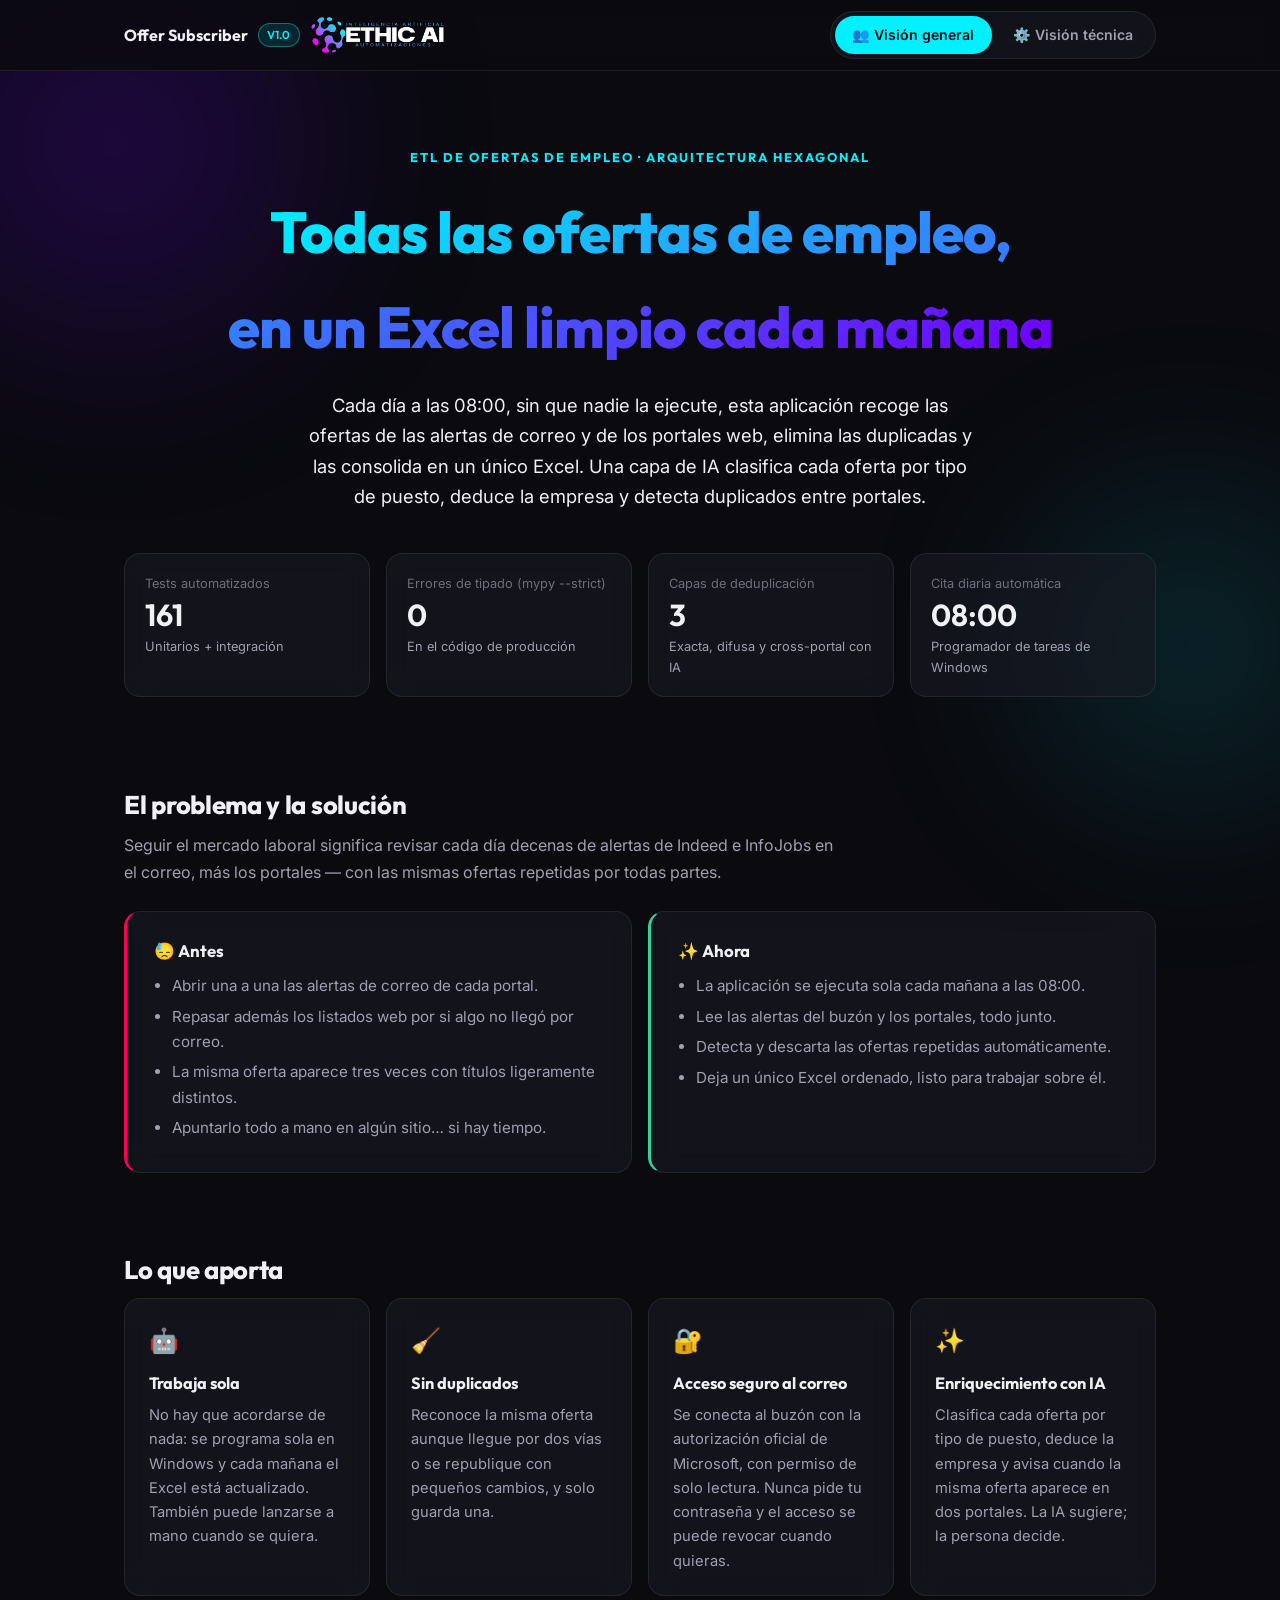
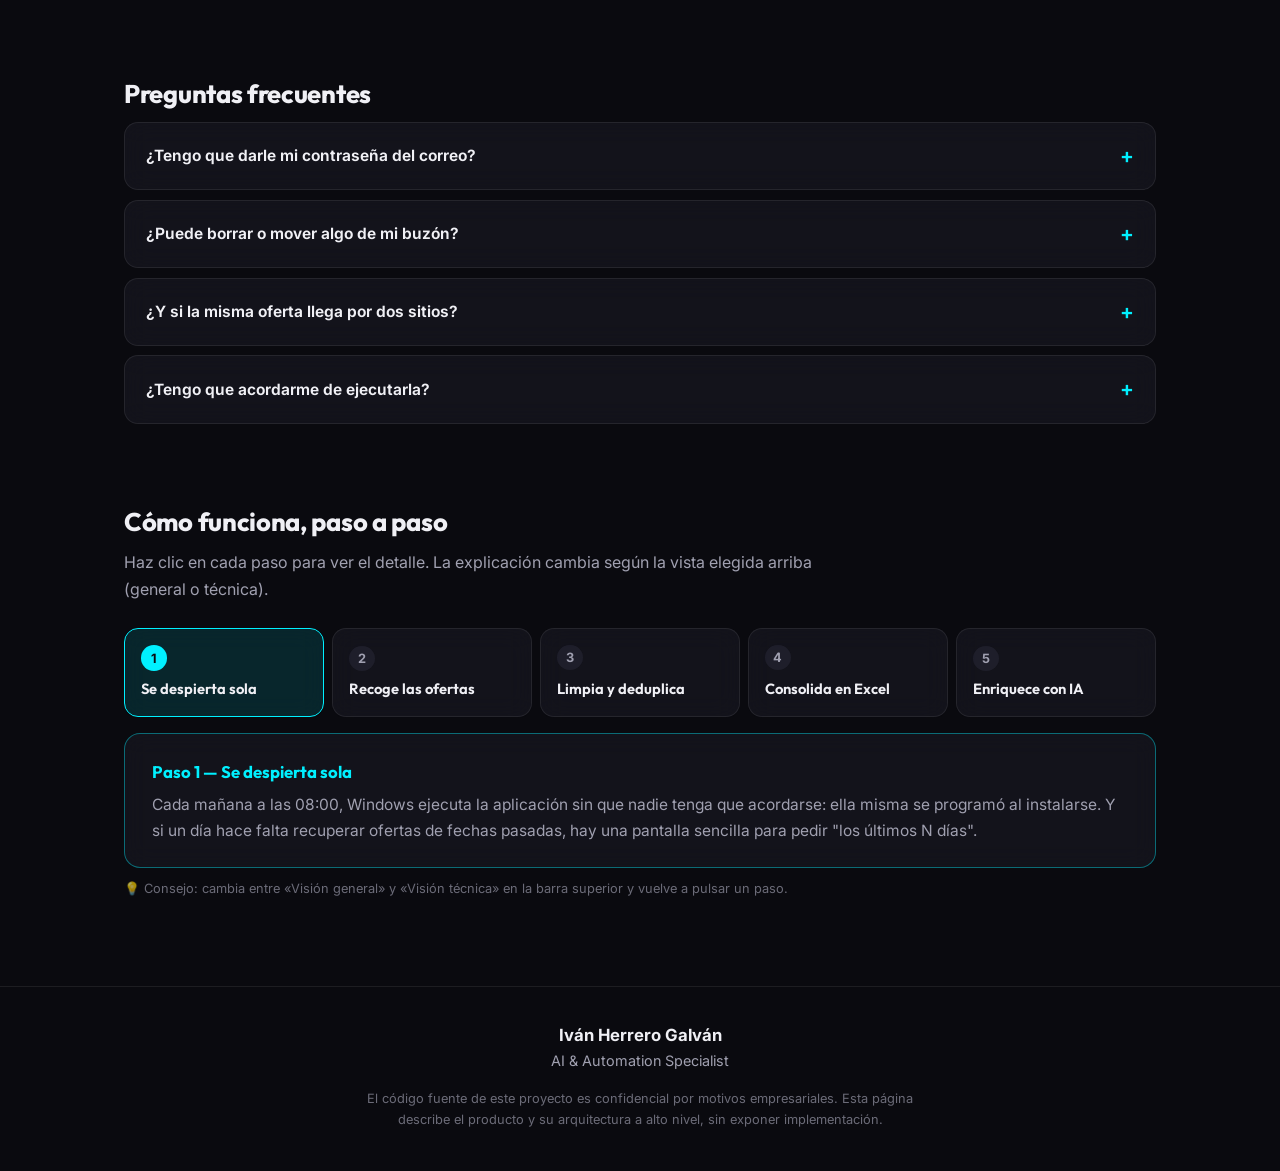
<file: projects/Showcase_Offer_Subscriber.html>
<!DOCTYPE html>
<html lang="es">
<head>
<meta charset="UTF-8">
<meta name="viewport" content="width=device-width, initial-scale=1.0">
<link rel="preconnect" href="https://fonts.googleapis.com">
<link rel="preconnect" href="https://fonts.gstatic.com" crossorigin>
<link href="https://fonts.googleapis.com/css2?family=Inter:wght@300;400;600;800&family=Outfit:wght@400;700&display=swap" rel="stylesheet">
<link rel="icon" type="image/png" href="../logo_small.png">
<title>ETHIC AI | Offer Subscriber</title>
<meta name="description" content="Offer Subscriber: ETL de ofertas de empleo con arquitectura hexagonal, deduplicación en capas y enriquecimiento con IA. Presentación para RRHH y visión técnica para PM.">
<style>
    :root {
        --bg: #0a0a0f;
        --surface: rgba(25, 25, 35, 0.6);
        --surface-2: rgba(35, 35, 48, 0.75);
        --ink: #f0f0f5;
        --ink-2: #a0a0b0;
        --ink-3: rgba(160, 160, 176, 0.65);
        --accent: #00f0ff;
        --accent-secondary: #7000ff;
        --accent-tertiary: #ff0055;
        --accent-soft: rgba(0, 240, 255, 0.12);
        --accent-line: rgba(0, 240, 255, 0.4);
        --border: rgba(255, 255, 255, 0.08);
        --radius: 16px;
        --ok: #34d399;
    }
    * { margin: 0; padding: 0; box-sizing: border-box; }
    html { scroll-behavior: smooth; }
    body {
        font-family: 'Inter', "Segoe UI", -apple-system, Roboto, sans-serif;
        background: var(--bg);
        color: var(--ink);
        line-height: 1.65;
        position: relative;
        overflow-x: hidden;
    }
    body::before, body::after {
        content: ''; position: fixed; border-radius: 50%;
        filter: blur(100px); z-index: -1; pointer-events: none;
        animation: floatOrb 20s infinite ease-in-out alternate;
    }
    body::before {
        width: 42vw; height: 42vw; top: -14%; left: -12%;
        background: radial-gradient(circle, var(--accent-secondary) 0%, transparent 70%);
        opacity: 0.32;
    }
    body::after {
        width: 34vw; height: 34vw; bottom: 4%; right: -10%;
        background: radial-gradient(circle, var(--accent) 0%, transparent 70%);
        opacity: 0.2; animation-delay: -5s;
    }
    @keyframes floatOrb {
        0% { transform: translate(0, 0) scale(1); }
        100% { transform: translate(4%, 8%) scale(1.1); }
    }
    h1, h2, h3, .brand, .tile .value, .kicker, .step .t { font-family: 'Outfit', sans-serif; }
    .tile, .card, .panel, .step, .step-detail, .faq-item, .estado, .key-row, .seg { -webkit-backdrop-filter: blur(12px); backdrop-filter: blur(12px); }
    .wrap { max-width: 1080px; margin: 0 auto; padding: 0 1.5rem; }

    .topbar {
        position: sticky; top: 0; z-index: 50;
        background: rgba(10, 10, 15, 0.8);
        backdrop-filter: blur(10px);
        border-bottom: 1px solid var(--border);
    }
    .topbar .wrap {
        display: flex; align-items: center; justify-content: space-between;
        gap: 1rem; padding-top: 0.7rem; padding-bottom: 0.7rem; flex-wrap: wrap;
    }
    .brand { font-weight: 700; font-size: 1rem; display: flex; align-items: center; gap: 0.6rem; }
    .brand-logo { width: 140px; height: 38px; flex-shrink: 0; background: url('../logo.png') no-repeat center / cover; }
    .brand .v { font-size: 0.72rem; font-weight: 600; color: var(--accent); background: var(--accent-soft); border: 1px solid var(--accent-line); padding: 0.1rem 0.55rem; border-radius: 999px; }
    .seg { display: flex; background: var(--surface); border: 1px solid var(--border); border-radius: 999px; padding: 0.25rem; gap: 0.25rem; }
    .seg button {
        font: inherit; font-size: 0.88rem; font-weight: 600;
        color: var(--ink-2); background: transparent; border: 0;
        padding: 0.45rem 1.1rem; border-radius: 999px; cursor: pointer;
        transition: background 0.2s, color 0.2s;
    }
    .seg button:hover { color: var(--ink); }
    .seg button.active { background: var(--accent); color: var(--bg); }

    header.hero { text-align: center; padding: 4.5rem 0 3rem; }
    .kicker { display: inline-block; font-size: 0.8rem; font-weight: 700; letter-spacing: 2px; text-transform: uppercase; color: var(--accent); margin-bottom: 1rem; }
    h1 { font-size: clamp(2.2rem, 5.5vw, 3.6rem); font-weight: 800; letter-spacing: -1px; margin-bottom: 1rem; }
    h1 .grad { background: linear-gradient(135deg, var(--accent), var(--accent-secondary)); -webkit-background-clip: text; background-clip: text; -webkit-text-fill-color: transparent; }
    .pitch { font-size: 1.15rem; color: var(--ink); max-width: 680px; margin: 0 auto; }

    .tiles { display: grid; grid-template-columns: repeat(4, 1fr); gap: 1rem; margin: 2.6rem 0 0; }
    .tile { background: var(--surface); border: 1px solid var(--border); border-radius: var(--radius); padding: 1.15rem 1.25rem; text-align: left; }
    .tile .label { font-size: 0.8rem; color: var(--ink-3); margin-bottom: 0.25rem; }
    .tile .value { font-size: 1.9rem; font-weight: 650; color: var(--ink); line-height: 1.15; }
    .tile .note { font-size: 0.8rem; color: var(--ink-2); margin-top: 0.2rem; }

    section { padding: 2.4rem 0; }
    h2 { font-size: 1.6rem; font-weight: 750; margin-bottom: 0.4rem; letter-spacing: -0.3px; }
    .sub { color: var(--ink-2); margin-bottom: 1.6rem; max-width: 720px; }
    .cards { display: grid; grid-template-columns: repeat(auto-fit, minmax(240px, 1fr)); gap: 1rem; }
    .card { background: var(--surface); border: 1px solid var(--border); border-radius: var(--radius); padding: 1.4rem 1.5rem; transition: border-color 0.25s, transform 0.25s; }
    .card:hover { border-color: var(--accent-line); transform: translateY(-3px); box-shadow: 0 15px 40px rgba(0, 240, 255, 0.1); }
    .card .ico { font-size: 1.5rem; margin-bottom: 0.6rem; display: block; }
    .card h3 { font-size: 1.02rem; font-weight: 700; margin-bottom: 0.35rem; }
    .card p { font-size: 0.92rem; color: var(--ink-2); }

    .duo { display: grid; grid-template-columns: 1fr 1fr; gap: 1rem; }
    .panel { background: var(--surface); border: 1px solid var(--border); border-radius: var(--radius); padding: 1.6rem 1.7rem; }
    .panel.trouble { border-left: 3px solid var(--accent-tertiary); }
    .panel.fix { border-left: 3px solid var(--ok); }
    .panel h3 { font-size: 1.05rem; margin-bottom: 0.5rem; }
    .panel p, .panel li { color: var(--ink-2); font-size: 0.95rem; }
    .panel ul { padding-left: 1.1rem; margin-top: 0.5rem; }
    .panel li { margin-bottom: 0.35rem; }

    .steps { display: flex; gap: 0.5rem; flex-wrap: wrap; margin-bottom: 1rem; }
    .step {
        flex: 1 1 150px; font: inherit; text-align: left; cursor: pointer;
        background: var(--surface); border: 1px solid var(--border); border-radius: 14px;
        padding: 0.9rem 1rem; color: var(--ink-2); transition: all 0.2s;
    }
    .step .n {
        display: inline-flex; align-items: center; justify-content: center;
        width: 1.6rem; height: 1.6rem; border-radius: 50%; font-size: 0.8rem; font-weight: 700;
        background: var(--surface-2); color: var(--ink-2); margin-bottom: 0.45rem;
    }
    .step .t { display: block; font-weight: 650; font-size: 0.92rem; color: var(--ink); }
    .step:hover { border-color: var(--accent-line); }
    .step.active { border-color: var(--accent); background: var(--accent-soft); }
    .step.active .n { background: var(--accent); color: var(--bg); }
    .step-detail { background: var(--surface); border: 1px solid var(--accent-line); border-radius: var(--radius); padding: 1.5rem 1.7rem; min-height: 7.5rem; }
    .step-detail h3 { font-size: 1.05rem; margin-bottom: 0.4rem; color: var(--accent); }
    .step-detail p { color: var(--ink-2); font-size: 0.97rem; }
    .hint { font-size: 0.8rem; color: var(--ink-3); margin-top: 0.6rem; }

    .faq { display: grid; gap: 0.6rem; }
    .faq-item { background: var(--surface); border: 1px solid var(--border); border-radius: 14px; overflow: hidden; }
    .faq-q {
        width: 100%; font: inherit; font-weight: 650; font-size: 0.97rem; color: var(--ink);
        background: transparent; border: 0; text-align: left; cursor: pointer;
        padding: 1rem 1.3rem; display: flex; justify-content: space-between; align-items: center; gap: 1rem;
    }
    .faq-q::after { content: '+'; font-size: 1.3rem; color: var(--accent); transition: transform 0.25s; flex-shrink: 0; }
    .faq-item.open .faq-q::after { transform: rotate(45deg); }
    .faq-a { max-height: 0; overflow: hidden; transition: max-height 0.3s ease; }
    .faq-item.open .faq-a { max-height: 240px; }
    .faq-a p { padding: 0 1.3rem 1.1rem; color: var(--ink-2); font-size: 0.93rem; }

    /* ── Diagrama hexagonal ───────────────────────────────────── */
    .arch-wrap { overflow-x: auto; margin-bottom: 1rem; border-radius: var(--radius); }
    .arch-wrap svg { display: block; min-width: 700px; width: 100%; height: auto; }
    .arch-hex, .arch-node { cursor: pointer; }
    .arch-hex polygon { fill: var(--surface); stroke: var(--border); stroke-width: 1.5; transition: all 0.2s; }
    .arch-hex:hover polygon { stroke: var(--accent-line); }
    .arch-hex.on polygon { stroke: var(--accent); fill: var(--accent-soft); }
    .arch-node rect { fill: var(--surface); stroke: var(--border); stroke-width: 1.5; transition: all 0.2s; }
    .arch-node:hover rect { stroke: var(--accent-line); }
    .arch-node.on rect { stroke: var(--accent); fill: var(--accent-soft); }
    .arch-line { stroke: var(--border); stroke-width: 1.5; }
    .arch-port { fill: var(--bg); stroke: var(--accent); stroke-width: 2; }
    svg text { font-family: "Segoe UI", -apple-system, Roboto, Arial, sans-serif; }
    .t-name { fill: var(--ink); font-size: 13px; font-weight: 600; }
    .t-sub { fill: var(--ink-2); font-size: 10.5px; }
    .t-side { fill: var(--ink-3); font-size: 10px; font-weight: 700; letter-spacing: 1.5px; }

    /* Capas de dedup */
    .layers { display: grid; grid-template-columns: repeat(auto-fit, minmax(240px, 1fr)); gap: 1rem; }
    .layer { background: var(--surface); border: 1px solid var(--border); border-radius: var(--radius); padding: 1.4rem 1.5rem; position: relative; }
    .layer .num { position: absolute; top: 1.1rem; right: 1.3rem; font-size: 1.6rem; font-weight: 800; color: var(--surface-2); }
    .layer h3 { font-size: 1rem; margin-bottom: 0.35rem; }
    .layer p { font-size: 0.9rem; color: var(--ink-2); }
    .layer.future { border-style: dashed; }
    .layer .tag { display: inline-block; font-size: 0.7rem; font-weight: 700; letter-spacing: 1px; text-transform: uppercase; color: var(--accent); background: var(--accent-soft); border-radius: 6px; padding: 0.1rem 0.5rem; margin-bottom: 0.5rem; }

    .decision { border-left: 3px solid var(--accent); }
    .decision .why { color: var(--accent); font-weight: 650; font-size: 0.8rem; text-transform: uppercase; letter-spacing: 1px; display: block; margin-bottom: 0.4rem; }

    .chips { display: flex; flex-wrap: wrap; gap: 0.55rem; }
    .chip { font-size: 0.85rem; color: var(--ink-2); background: var(--surface); border: 1px solid var(--border); border-radius: 8px; padding: 0.35rem 0.85rem; }
    .chip b { color: var(--ink); font-weight: 600; }

    .estado { background: var(--surface); border: 1px solid var(--border); border-radius: var(--radius); padding: 1.6rem 1.7rem; }
    .estado h3 { margin-bottom: 0.6rem; }
    .estado p { color: var(--ink-2); font-size: 0.95rem; margin-bottom: 0.5rem; }

    body[data-view="hr"] .only-pm { display: none; }
    body[data-view="pm"] .only-hr { display: none; }

    footer { border-top: 1px solid var(--border); margin-top: 3rem; padding: 2.2rem 0 2.6rem; text-align: center; }
    footer .sig { font-weight: 700; font-size: 1.05rem; }
    footer .role { color: var(--ink-2); font-size: 0.9rem; }
    footer .conf { color: var(--ink-3); font-size: 0.8rem; margin-top: 0.9rem; max-width: 560px; margin-left: auto; margin-right: auto; }

    @media (max-width: 860px) {
        .tiles { grid-template-columns: repeat(2, 1fr); }
        .duo { grid-template-columns: 1fr; }
    }
    @media (max-width: 480px) {
        .tiles { grid-template-columns: 1fr; }
        header.hero { padding-top: 3rem; }
    }
</style>
</head>
<body data-view="hr">

<nav class="topbar">
    <div class="wrap">
        <div class="brand">Offer Subscriber <span class="v">V1.0</span><span class="brand-logo" role="img" aria-label="Logo IA &amp; Automatizaciones"></span></div>
        <div class="seg" role="tablist" aria-label="Nivel de detalle">
            <button type="button" data-view-btn="hr" class="active" role="tab" aria-selected="true">👥 Visión general</button>
            <button type="button" data-view-btn="pm" role="tab" aria-selected="false">⚙️ Visión técnica</button>
        </div>
    </div>
</nav>

<header class="hero">
    <div class="wrap">
        <span class="kicker">ETL de ofertas de empleo · arquitectura hexagonal</span>
        <h1><span class="grad">Todas las ofertas de empleo,<br>en un Excel limpio cada mañana</span></h1>
        <p class="pitch">Cada día a las 08:00, sin que nadie la ejecute, esta aplicación recoge las ofertas de las alertas de correo y de los portales web, elimina las duplicadas y las consolida en un único Excel. Una capa de IA clasifica cada oferta por tipo de puesto, deduce la empresa y detecta duplicados entre portales.</p>

        <div class="tiles">
            <div class="tile"><div class="label">Tests automatizados</div><div class="value">161</div><div class="note">Unitarios + integración</div></div>
            <div class="tile"><div class="label">Errores de tipado (mypy --strict)</div><div class="value">0</div><div class="note">En el código de producción</div></div>
            <div class="tile"><div class="label">Capas de deduplicación</div><div class="value">3</div><div class="note">Exacta, difusa y cross-portal con IA</div></div>
            <div class="tile"><div class="label">Cita diaria automática</div><div class="value">08:00</div><div class="note">Programador de tareas de Windows</div></div>
        </div>
    </div>
</header>

<main class="wrap">

    <!-- ══════════ VISIÓN GENERAL (RRHH) ══════════ -->
    <section class="only-hr">
        <h2>El problema y la solución</h2>
        <p class="sub">Seguir el mercado laboral significa revisar cada día decenas de alertas de Indeed e InfoJobs en el correo, más los portales — con las mismas ofertas repetidas por todas partes.</p>
        <div class="duo">
            <div class="panel trouble">
                <h3>😓 Antes</h3>
                <ul>
                    <li>Abrir una a una las alertas de correo de cada portal.</li>
                    <li>Repasar además los listados web por si algo no llegó por correo.</li>
                    <li>La misma oferta aparece tres veces con títulos ligeramente distintos.</li>
                    <li>Apuntarlo todo a mano en algún sitio… si hay tiempo.</li>
                </ul>
            </div>
            <div class="panel fix">
                <h3>✨ Ahora</h3>
                <ul>
                    <li>La aplicación se ejecuta sola cada mañana a las 08:00.</li>
                    <li>Lee las alertas del buzón y los portales, todo junto.</li>
                    <li>Detecta y descarta las ofertas repetidas automáticamente.</li>
                    <li>Deja un único Excel ordenado, listo para trabajar sobre él.</li>
                </ul>
            </div>
        </div>
    </section>

    <section class="only-hr">
        <h2>Lo que aporta</h2>
        <div class="cards">
            <div class="card"><span class="ico">🤖</span><h3>Trabaja sola</h3><p>No hay que acordarse de nada: se programa sola en Windows y cada mañana el Excel está actualizado. También puede lanzarse a mano cuando se quiera.</p></div>
            <div class="card"><span class="ico">🧹</span><h3>Sin duplicados</h3><p>Reconoce la misma oferta aunque llegue por dos vías o se republique con pequeños cambios, y solo guarda una.</p></div>
            <div class="card"><span class="ico">🔐</span><h3>Acceso seguro al correo</h3><p>Se conecta al buzón con la autorización oficial de Microsoft, con permiso de solo lectura. Nunca pide tu contraseña y el acceso se puede revocar cuando quieras.</p></div>
            <div class="card"><span class="ico">✨</span><h3>Enriquecimiento con IA</h3><p>Clasifica cada oferta por tipo de puesto, deduce la empresa y avisa cuando la misma oferta aparece en dos portales. La IA sugiere; la persona decide.</p></div>
        </div>
    </section>

    <section class="only-hr">
        <h2>Preguntas frecuentes</h2>
        <div class="faq">
            <div class="faq-item">
                <button type="button" class="faq-q" aria-expanded="false">¿Tengo que darle mi contraseña del correo?</button>
                <div class="faq-a"><p>No, nunca. La primera vez se abre la pantalla oficial de inicio de sesión de Microsoft y tú autorizas el acceso. La aplicación no ve ni guarda tu contraseña, y puedes retirar el permiso desde tu cuenta cuando quieras.</p></div>
            </div>
            <div class="faq-item">
                <button type="button" class="faq-q" aria-expanded="false">¿Puede borrar o mover algo de mi buzón?</button>
                <div class="faq-a"><p>No. El permiso que se solicita es exclusivamente de lectura de correo. La aplicación no puede enviar, borrar, mover ni modificar nada.</p></div>
            </div>
            <div class="faq-item">
                <button type="button" class="faq-q" aria-expanded="false">¿Y si la misma oferta llega por dos sitios?</button>
                <div class="faq-a"><p>Hay dos filtros: uno exacto (misma dirección web de la oferta) y otro "difuso" que detecta republicaciones con cambios menores en el título. Además, la capa de IA detecta la misma oferta publicada en portales distintos y la marca con un porcentaje de confianza — sin borrar nada: la decisión final es siempre humana.</p></div>
            </div>
            <div class="faq-item">
                <button type="button" class="faq-q" aria-expanded="false">¿Tengo que acordarme de ejecutarla?</button>
                <div class="faq-a"><p>No. Al instalarse, la propia aplicación se programa en Windows para ejecutarse cada día a las 08:00. Si un día quieres recuperar ofertas de fechas anteriores, tiene una pantalla sencilla para pedir "los últimos N días" con un clic.</p></div>
            </div>
        </div>
    </section>

    <!-- ══════════ PIPELINE (compartido, con doble lectura) ══════════ -->
    <section>
        <h2>Cómo funciona, paso a paso</h2>
        <p class="sub">Haz clic en cada paso para ver el detalle. La explicación cambia según la vista elegida arriba (general o técnica).</p>
        <div class="steps" id="steps"></div>
        <div class="step-detail" id="stepDetail"></div>
        <p class="hint">💡 Consejo: cambia entre «Visión general» y «Visión técnica» en la barra superior y vuelve a pulsar un paso.</p>
    </section>

    <!-- ══════════ VISIÓN TÉCNICA (PM) ══════════ -->
    <section class="only-pm">
        <h2>Arquitectura hexagonal (ports &amp; adapters)</h2>
        <p class="sub">No es una etiqueta: el núcleo no importa ni una línea de O365, openpyxl o google-genai. Haz clic en cualquier pieza del diagrama para ver su papel.</p>

        <div class="arch-wrap">
            <svg viewBox="0 0 760 470" role="img" aria-label="Diagrama de arquitectura hexagonal de Offer Subscriber">
                <!-- Líneas de conexión -->
                <line class="arch-line" x1="200" y1="155" x2="252" y2="190"/>
                <line class="arch-line" x1="200" y1="315" x2="252" y2="280"/>
                <line class="arch-line" x1="558" y1="84"  x2="510" y2="172"/>
                <line class="arch-line" x1="558" y1="184" x2="510" y2="214"/>
                <line class="arch-line" x1="558" y1="284" x2="510" y2="256"/>
                <line class="arch-line" x1="558" y1="384" x2="510" y2="298"/>

                <!-- Etiquetas laterales -->
                <text class="t-side" x="110" y="100" text-anchor="middle">CONDUCEN LA APP</text>
                <text class="t-side" x="650" y="38" text-anchor="middle">CONDUCIDOS POR EL CORE</text>

                <!-- Hexágono exterior: core/application -->
                <g class="arch-hex" data-arch="application" tabindex="0" role="button" aria-label="Capa de aplicación">
                    <polygon points="380,85 250,160 250,310 380,385 510,310 510,160"/>
                    <text class="t-name" x="380" y="122" text-anchor="middle">core/application</text>
                    <text class="t-sub" x="380" y="138" text-anchor="middle">casos de uso · puertos</text>
                </g>

                <!-- Hexágono interior: core/domain -->
                <g class="arch-hex" data-arch="domain" tabindex="0" role="button" aria-label="Dominio">
                    <polygon points="380,157 312,196 312,274 380,313 448,274 448,196"/>
                    <text class="t-name" x="380" y="230" text-anchor="middle">core/domain</text>
                    <text class="t-sub" x="380" y="246" text-anchor="middle">entidades · reglas</text>
                </g>

                <!-- Puertos (puntos en el borde del hexágono) -->
                <circle class="arch-port" cx="252" cy="190" r="5"/>
                <circle class="arch-port" cx="252" cy="280" r="5"/>
                <circle class="arch-port" cx="510" cy="172" r="5"/>
                <circle class="arch-port" cx="510" cy="214" r="5"/>
                <circle class="arch-port" cx="510" cy="256" r="5"/>
                <circle class="arch-port" cx="510" cy="298" r="5"/>

                <!-- Adaptadores conductores (izquierda) -->
                <g class="arch-node" data-arch="gui" tabindex="0" role="button" aria-label="Interfaz gráfica">
                    <rect x="20" y="125" width="180" height="60" rx="12"/>
                    <text class="t-name" x="110" y="151" text-anchor="middle">🖥️ GUI de escritorio</text>
                    <text class="t-sub" x="110" y="168" text-anchor="middle">CustomTkinter · bajo demanda</text>
                </g>
                <g class="arch-node" data-arch="scheduler" tabindex="0" role="button" aria-label="Programador de tareas">
                    <rect x="20" y="285" width="180" height="60" rx="12"/>
                    <text class="t-name" x="110" y="311" text-anchor="middle">⏰ Task Scheduler</text>
                    <text class="t-sub" x="110" y="328" text-anchor="middle">autoregistro · diario 08:00</text>
                </g>

                <!-- Adaptadores conducidos (derecha) -->
                <g class="arch-node" data-arch="outlook" tabindex="0" role="button" aria-label="Adaptador Outlook">
                    <rect x="560" y="55" width="180" height="58" rx="12"/>
                    <text class="t-name" x="650" y="80" text-anchor="middle">📬 Outlook / Graph</text>
                    <text class="t-sub" x="650" y="97" text-anchor="middle">OAuth2 · parsers por remitente</text>
                </g>
                <g class="arch-node" data-arch="sitemap" tabindex="0" role="button" aria-label="Adaptador de sitemaps">
                    <rect x="560" y="155" width="180" height="58" rx="12"/>
                    <text class="t-name" x="650" y="180" text-anchor="middle">🗺️ Sitemaps XML</text>
                    <text class="t-sub" x="650" y="197" text-anchor="middle">requests + lxml · filtros</text>
                </g>
                <g class="arch-node" data-arch="excel" tabindex="0" role="button" aria-label="Adaptador de almacenamiento Excel">
                    <rect x="560" y="255" width="180" height="58" rx="12"/>
                    <text class="t-name" x="650" y="280" text-anchor="middle">📊 Excel (storage)</text>
                    <text class="t-sub" x="650" y="297" text-anchor="middle">openpyxl · datastore local</text>
                </g>
                <g class="arch-node" data-arch="gemini" tabindex="0" role="button" aria-label="Adaptador de IA Gemini">
                    <rect x="560" y="355" width="180" height="58" rx="12"/>
                    <text class="t-name" x="650" y="380" text-anchor="middle">✨ Gemini (IA)</text>
                    <text class="t-sub" x="650" y="397" text-anchor="middle">google-genai · gemini-3.1-flash-lite</text>
                </g>
            </svg>
        </div>
        <div class="step-detail" id="archDetail"></div>
    </section>

    <section class="only-pm">
        <h2>Deduplicación en capas</h2>
        <p class="sub">Cada capa ataca un tipo de duplicado distinto, de la más barata a la más cara. Ninguna capa borra datos históricos por decisión propia.</p>
        <div class="layers">
            <div class="layer">
                <span class="num">1</span>
                <h3>Determinista</h3>
                <p>URL canónica + hash del contenido. La misma oferta llegada dos veces por la misma vía se descarta a coste computacional cero, antes de tocar nada más.</p>
            </div>
            <div class="layer">
                <span class="num">2</span>
                <h3>Difusa</h3>
                <p>Similitud de cadenas con <b>RapidFuzz</b> (distancia tipo Levenshtein): caza republicaciones con cambios menores en el título que la capa exacta no puede ver.</p>
            </div>
            <div class="layer">
                <span class="num">3</span>
                <h3>Cross-portal con IA</h3>
                <p>La misma oferta en Indeed y en InfoJobs tiene URLs distintas: invisible para las capas 1 y 2. La IA compara una ventana reciente de ofertas y escribe un <b>% de confianza</b> (<code>duplicate_trust</code>) y la oferta original sospechada (<code>duplicate_of</code>). <b>Marca, nunca borra</b>: la decisión final es humana.</p>
            </div>
        </div>
    </section>

    <section class="only-pm">
        <h2>Decisiones técnicas y su porqué</h2>
        <div class="cards">
            <div class="card decision"><span class="why">Independencia</span><h3>Hexagonal de verdad, no de nombre</h3><p>El core define puertos (extracción, almacenamiento, deduplicación, enriquecimiento) y no conoce ninguna implementación. Cambiar Gemini por otro proveedor, o Excel por SQLite, es escribir un adaptador nuevo — el núcleo y sus 120 tests no se tocan.</p></div>
            <div class="card decision"><span class="why">Seguridad</span><h3>OAuth2 con scope mínimo</h3><p>Acceso al buzón vía Microsoft Graph con consentimiento OAuth2 y permiso de solo lectura (<code>Mail.Read</code>), token cacheado localmente. Ni contraseñas compartidas ni protocolos legacy: acceso auditable y revocable por el usuario.</p></div>
            <div class="card decision"><span class="why">Adopción</span><h3>Excel como almacenamiento</h3><p>El usuario final vive en Excel; entregarle su herramienta de siempre elimina la fricción de adopción. El puerto de storage deja abierta la migración a base de datos sin reescribir el core.</p></div>
            <div class="card decision"><span class="why">Robustez</span><h3>La IA nunca invalida el ETL</h3><p>ETL y enriquecimiento son módulos independientes: cuando arranca la IA, el Excel ya está guardado. Un fallo o un coste inesperado de la API jamás compromete los datos recogidos. Además el enriquecimiento es idempotente: no re-paga tokens por filas ya procesadas.</p></div>
            <div class="card decision"><span class="why">Confianza cero en el LLM</span><h3>Validación de toda salida de IA</h3><p>La clasificación de puesto se valida contra una lista cerrada definida por el usuario (o cae a "Sin clasificar"); si la empresa no es deducible, el campo queda vacío — <b>la IA nunca inventa</b>. Nada de lo que diga el modelo se escribe sin pasar un filtro determinista.</p></div>
            <div class="card decision"><span class="why">Defensa en profundidad</span><h3>Denylist determinista sobre la IA</h3><p>Con datos reales, el modelo confundía el nombre del portal (Adecco, Randstad) con el de la empresa cuando la oferta venía de una ETT. En vez de perseguir el caso a base de prompt, se añadió una validación fuera del LLM: ninguna IA decide sola sobre un dato sensible para el negocio.</p></div>
            <div class="card decision"><span class="why">Resiliencia</span><h3>Procesamiento en lotes configurable</h3><p>Con el backlog real de producción, una sola llamada agotaba el timeout de la API (504). El adaptador trocea la clasificación y la extracción de empresa en lotes de tamaño configurable, sin tocar código si el volumen vuelve a cambiar.</p></div>
            <div class="card decision"><span class="why">Producto completo</span><h3>La app instala su propia automatización</h3><p>Al ejecutarse se autoregistra en el Programador de tareas de Windows (diaria, 08:00). La automatización es parte del producto, no un paso manual de un documento de instalación que alguien olvidará.</p></div>
        </div>
    </section>

    <section class="only-pm">
        <h2>Calidad de ingeniería</h2>
        <div class="cards">
            <div class="card"><span class="ico">🧪</span><h3>161 tests, dos niveles</h3><p>Suite de pytest con tests unitarios (dominio, casos de uso, GUI) e integración (adaptadores de Outlook, sitemaps, Excel, Gemini y flujo E2E), con fixtures dedicadas. El núcleo se desarrolló con cobertura cercana al total.</p></div>
            <div class="card"><span class="ico">🛡️</span><h3>Tipado estático estricto</h3><p><code>mypy --strict</code> con el plugin de Pydantic: 0 errores en el código de producción. Una categoría entera de bugs (tipos, nulos, firmas) se detecta antes de ejecutar nada.</p></div>
            <div class="card"><span class="ico">📐</span><h3>Modelado con Pydantic v2</h3><p>Entidades y configuración validadas en tiempo de ejecución (pydantic-settings para el <code>.env</code>): los datos malformados fallan en la frontera del sistema, no en mitad del pipeline.</p></div>
        </div>
    </section>

    <section class="only-pm">
        <h2>Stack tecnológico</h2>
        <div class="chips">
            <span class="chip"><b>Python 3.12</b></span>
            <span class="chip"><b>O365 / Microsoft Graph</b> · OAuth2, Mail.Read</span>
            <span class="chip"><b>requests + lxml</b> · sitemaps y parseo HTML</span>
            <span class="chip"><b>RapidFuzz</b> · deduplicación difusa</span>
            <span class="chip"><b>openpyxl</b> · storage Excel</span>
            <span class="chip"><b>google-genai</b> · Gemini 3.1 Flash-Lite</span>
            <span class="chip"><b>Pydantic v2</b> · entidades y settings</span>
            <span class="chip"><b>CustomTkinter</b> · GUI</span>
            <span class="chip"><b>pytest</b> · 161 tests</span>
            <span class="chip"><b>mypy --strict</b> · tipado</span>
            <span class="chip"><b>PyInstaller</b> · empaquetado .exe</span>
        </div>
    </section>

    <section class="only-pm">
        <h2>Estado del proyecto</h2>
        <div class="estado">
            <h3>En producción — roadmap de IA completado (7/7 fases)</h3>
            <p>El ETL y la capa de enriquecimiento con IA están completos y validados con datos reales en el <code>.exe</code> empaquetado. Es el proyecto técnicamente más ambicioso del portfolio y el que marca el estándar de calidad: arquitectura hexagonal real, 161 tests y tipado estricto.</p>
            <p><b>Enriquecimiento con Gemini (<code>gemini-3.1-flash-lite</code>):</b> clasificación de <code>job_group</code> contra lista cerrada, deducción de <code>company</code> (con denylist determinista para bloquear falsos positivos de ETTs) y deduplicación cross-portal con porcentaje de confianza. Las llamadas se procesan en lotes configurables para evitar timeouts con backlogs grandes. Disponible como acción manual desde la GUI y encadenada automáticamente tras cada ETL mediante configuración.</p>
        </div>
    </section>

</main>

<footer>
    <div class="wrap">
        <div class="sig">Iván Herrero Galván</div>
        <div class="role">AI &amp; Automation Specialist</div>
        <p class="conf">El código fuente de este proyecto es confidencial por motivos empresariales. Esta página describe el producto y su arquitectura a alto nivel, sin exponer implementación.</p>
    </div>
</footer>

<script>
(function () {
    'use strict';

    var viewBtns = document.querySelectorAll('[data-view-btn]');
    viewBtns.forEach(function (btn) {
        btn.addEventListener('click', function () {
            document.body.dataset.view = btn.dataset.viewBtn;
            viewBtns.forEach(function (b) {
                b.classList.toggle('active', b === btn);
                b.setAttribute('aria-selected', b === btn ? 'true' : 'false');
            });
            renderStepDetail();
        });
    });

    /* ── Pipeline ── */
    var STEPS = [
        {
            t: 'Se despierta sola',
            hr: 'Cada mañana a las 08:00, Windows ejecuta la aplicación sin que nadie tenga que acordarse: ella misma se programó al instalarse. Y si un día hace falta recuperar ofertas de fechas pasadas, hay una pantalla sencilla para pedir "los últimos N días".',
            pm: 'La app se autoregistra en el Task Scheduler de Windows (ejecución diaria a las 08:00, sin ventana). El mismo pipeline es invocable bajo demanda desde la GUI CustomTkinter con rango de días configurable. Un único punto de composición (composition_root) cablea puertos y adaptadores en ambos modos.'
        },
        {
            t: 'Recoge las ofertas',
            hr: 'Lee las alertas de empleo que llegan al buzón (Indeed, InfoJobs) y además consulta directamente los listados de los portales. El acceso al correo usa la autorización oficial de Microsoft, con permiso de solo lectura y sin conocer tu contraseña.',
            pm: 'Dos adaptadores tras el mismo puerto de extracción: Outlook vía Microsoft Graph (O365, OAuth2 con scope Mail.Read, token cacheado) con parsers específicos por remitente que comparten contrato de llamada, y sitemaps XML de portales (requests + lxml) con filtros por palabras clave configurables.'
        },
        {
            t: 'Limpia y deduplica',
            hr: 'Antes de guardar nada, comprueba si cada oferta ya existe: la detecta aunque haya llegado por otra vía o se haya republicado con pequeños cambios en el título. Solo pasa lo nuevo de verdad.',
            pm: 'Normalización a entidades tipadas (Pydantic) con URL canónica, offer_id y hash como value objects. Dedup en tres capas: exacta (URL canónica + hash, coste cero), difusa (RapidFuzz sobre títulos) e IA cross-portal (marca, nunca borra).'
        },
        {
            t: 'Consolida en Excel',
            hr: 'Todo lo nuevo se añade al Excel de siempre, ordenado y con el mismo formato: portal de origen, título, enlace, fecha de detección… Un único sitio donde mirar.',
            pm: 'El adaptador de storage (openpyxl) persiste con esquema de columnas estable (título, portal, URL, fecha de detección, y columnas reservadas para company y job_group). El puerto de storage aísla esta decisión: migrar a SQLite mañana no toca el core.'
        },
        {
            t: 'Enriquece con IA',
            hr: 'La IA revisa cada oferta nueva: clasifica el tipo de puesto, deduce la empresa (sin inventar nunca un nombre) y avisa cuando la misma oferta está publicada en dos portales distintos — siempre proponiendo, nunca borrando. La última palabra es de la persona.',
            pm: 'EnrichOffersUseCase tras un puerto de enriquecimiento (el core no importa google-genai). Clasificación validada contra lista cerrada del usuario, company vacía si no es deducible (la IA no inventa) más una denylist determinista para ETTs, dedup cross-portal con duplicate_trust/duplicate_of. Modelo gemini-3.1-flash-lite, llamadas en lotes configurables para evitar timeouts con backlogs grandes. Idempotente y desacoplado: un fallo de la API nunca invalida el ETL ya persistido.'
        }
    ];

    var stepsEl = document.getElementById('steps');
    var stepDetailEl = document.getElementById('stepDetail');
    var currentStep = 0;

    STEPS.forEach(function (s, i) {
        var b = document.createElement('button');
        b.type = 'button';
        b.className = 'step' + (i === 0 ? ' active' : '');
        b.innerHTML = '<span class="n">' + (i + 1) + '</span><span class="t">' + s.t + '</span>';
        b.addEventListener('click', function () {
            currentStep = i;
            stepsEl.querySelectorAll('.step').forEach(function (el, j) {
                el.classList.toggle('active', j === i);
            });
            renderStepDetail();
        });
        stepsEl.appendChild(b);
    });

    function renderStepDetail() {
        var s = STEPS[currentStep];
        var mode = document.body.dataset.view === 'pm' ? 'pm' : 'hr';
        stepDetailEl.innerHTML = '<h3>Paso ' + (currentStep + 1) + ' — ' + s.t + '</h3><p>' + s[mode] + '</p>';
    }

    /* ── Diagrama de arquitectura ── */
    var ARCH = {
        domain: { t: 'core/domain — el corazón del sistema', d: 'Entidades del negocio (la oferta de empleo, la configuración de filtros), value objects (URL canónica, identificador de oferta, hash de contenido), enums y excepciones propias. Python puro, sin una sola dependencia externa: aquí viven las reglas, no la fontanería.' },
        application: { t: 'core/application — casos de uso y puertos', d: 'Los tres casos de uso (procesar ofertas, deduplicar, enriquecer con IA) orquestan el dominio a través de puertos: interfaces abstractas de extracción, almacenamiento, deduplicación y enriquecimiento. El core declara QUÉ necesita; nunca sabe CÓMO se implementa. No importa O365, ni openpyxl, ni google-genai.' },
        gui: { t: 'GUI de escritorio — adaptador conductor', d: 'Interfaz CustomTkinter para el uso bajo demanda: recuperar los últimos N días con un clic y, en la fase actual del roadmap, lanzar el enriquecimiento IA con botón propio para validar resultados controlando el gasto de API.' },
        scheduler: { t: 'Task Scheduler — adaptador conductor', d: 'La aplicación registra por sí misma su tarea diaria (08:00) en el Programador de tareas de Windows. La ejecución desatendida es parte del producto: no depende de que alguien configure nada a mano.' },
        outlook: { t: 'Outlook / Microsoft Graph — adaptador de extracción', d: 'Autenticación OAuth2 con consentimiento del usuario y scope mínimo de solo lectura (Mail.Read), token cacheado localmente. Parsers dedicados por remitente (Indeed, InfoJobs) que comparten el mismo contrato, de modo que añadir un portal nuevo es añadir un parser, no tocar el flujo.' },
        sitemap: { t: 'Sitemaps XML — adaptador de extracción', d: 'Segunda fuente tras el mismo puerto: descarga de sitemaps de portales con requests, parseo con lxml y filtrado por palabras clave configurables. El caso de uso ni distingue ni necesita distinguir de qué fuente vino cada oferta.' },
        excel: { t: 'Excel — adaptador de almacenamiento', d: 'Persistencia con openpyxl en el formato en el que el usuario final ya trabaja a diario: adopción inmediata, cero curva de aprendizaje. Al estar detrás del puerto de storage, migrar a SQLite o a una base de datos real es un adaptador nuevo, no una reescritura.' },
        gemini: { t: 'Gemini — adaptador de IA', d: 'Enriquecimiento vía google-genai (modelo gemini-3.1-flash-lite) detrás del puerto correspondiente: clasificación de job_group contra lista cerrada, deducción de company (vacía si no es deducible — la IA nunca inventa, más una denylist determinista que bloquea nombres de ETTs como Adecco/Randstad si el modelo los confunde con el empleador real) y deduplicación cross-portal con porcentaje de confianza. Las llamadas se trocean en lotes configurables para evitar timeouts con backlogs grandes. Cambiar de proveedor de IA mañana significa reescribir solo esta caja.' }
    };

    var archDetailEl = document.getElementById('archDetail');
    var archNodes = document.querySelectorAll('[data-arch]');

    function selectArch(key) {
        archNodes.forEach(function (n) {
            n.classList.toggle('on', n.dataset.arch === key);
        });
        var a = ARCH[key];
        archDetailEl.innerHTML = '<h3>' + a.t + '</h3><p>' + a.d + '</p>';
    }

    archNodes.forEach(function (n) {
        n.addEventListener('click', function () { selectArch(n.dataset.arch); });
        n.addEventListener('keydown', function (e) {
            if (e.key === 'Enter' || e.key === ' ') { e.preventDefault(); selectArch(n.dataset.arch); }
        });
    });

    /* ── FAQ ── */
    document.querySelectorAll('.faq-q').forEach(function (q) {
        q.addEventListener('click', function () {
            var item = q.parentElement;
            var wasOpen = item.classList.contains('open');
            document.querySelectorAll('.faq-item.open').forEach(function (o) { o.classList.remove('open'); });
            if (!wasOpen) item.classList.add('open');
            q.setAttribute('aria-expanded', String(!wasOpen));
        });
    });

    renderStepDetail();
    selectArch('domain');
})();
</script>

</body>
</html>
</file>
<file: styles.css>
:root {
    /* Color Palette - Premium Dark Theme with Neon Accents */
    --bg-dark: #0a0a0f;
    --bg-card: rgba(25, 25, 35, 0.6);
    --text-primary: #f0f0f5;
    --text-secondary: #a0a0b0;
    --accent-primary: #00f0ff;
    /* Neon Cyan */
    --accent-secondary: #7000ff;
    /* Deep Purple */
    --accent-tertiary: #ff0055;
    /* Neon Pink */

    /* Typography */
    --font-sans: 'Inter', sans-serif;
    --font-heading: 'Outfit', sans-serif;

    /* Layout */
    --container-max-width: 1200px;

    /* Effects */
    --glass-border: rgba(255, 255, 255, 0.08);
    --glass-shadow: 0 8px 32px 0 rgba(0, 0, 0, 0.3);
    --transition-smooth: all 0.3s cubic-bezier(0.25, 0.8, 0.25, 1);
}

* {
    margin: 0;
    padding: 0;
    box-sizing: border-box;
}

html {
    scroll-behavior: smooth;
}

body {
    background-color: var(--bg-dark);
    color: var(--text-primary);
    font-family: var(--font-sans);
    line-height: 1.6;
    overflow-x: hidden;
    position: relative;
}

/* Background Effects */
.background-effects {
    position: fixed;
    top: 0;
    left: 0;
    width: 100vw;
    height: 100vh;
    z-index: -1;
    overflow: hidden;
    pointer-events: none;
}

.glow-orb {
    position: absolute;
    border-radius: 50%;
    filter: blur(100px);
    opacity: 0.4;
    animation: float 20s infinite ease-in-out alternate;
}

.orb-1 {
    width: 40vw;
    height: 40vw;
    background: radial-gradient(circle, var(--accent-secondary) 0%, transparent 70%);
    top: -10%;
    left: -10%;
}

.orb-2 {
    width: 30vw;
    height: 30vw;
    background: radial-gradient(circle, var(--accent-primary) 0%, transparent 70%);
    bottom: 10%;
    right: -5%;
    animation-delay: -5s;
    opacity: 0.25;
}

@keyframes float {
    0% {
        transform: translate(0, 0) scale(1);
    }

    100% {
        transform: translate(5%, 10%) scale(1.1);
    }
}

/* Utility Classes */
.container {
    max-width: var(--container-max-width);
    margin: 0 auto;
    padding: 0 2rem;
}

.text-gradient {
    background: linear-gradient(135deg, var(--accent-primary), var(--accent-secondary));
    -webkit-background-clip: text;
    -webkit-text-fill-color: transparent;
    background-clip: text;
}

.glass-card {
    background: var(--bg-card);
    backdrop-filter: blur(12px);
    -webkit-backdrop-filter: blur(12px);
    border: 1px solid var(--glass-border);
    border-radius: 20px;
    box-shadow: var(--glass-shadow);
    padding: 2.5rem;
    transition: var(--transition-smooth);
}

.glass-card:hover {
    transform: translateY(-5px);
    border-color: rgba(255, 255, 255, 0.15);
    box-shadow: 0 15px 40px rgba(0, 240, 255, 0.1);
}

/* Typography */
h1,
h2,
h3,
h4 {
    font-family: var(--font-heading);
    line-height: 1.2;
    margin-bottom: 1rem;
}

h2 {
    font-size: 2.5rem;
}

/* Buttons */
.btn-primary,
.btn-secondary {
    display: inline-block;
    padding: 0.8rem 2rem;
    border-radius: 30px;
    font-weight: 600;
    text-decoration: none;
    transition: var(--transition-smooth);
    cursor: pointer;
    text-align: center;
}

.btn-primary {
    background: linear-gradient(135deg, var(--accent-secondary), #4000ff);
    color: white;
    border: none;
    box-shadow: 0 4px 15px rgba(112, 0, 255, 0.4);
}

.btn-primary:hover {
    box-shadow: 0 6px 20px rgba(112, 0, 255, 0.6);
    transform: translateY(-2px);
}

.btn-secondary {
    background: transparent;
    color: var(--text-primary);
    border: 1px solid var(--glass-border);
    backdrop-filter: blur(5px);
}

.btn-secondary:hover {
    background: rgba(255, 255, 255, 0.05);
    border-color: var(--accent-primary);
    color: var(--accent-primary);
}

/* Navigation */
.glass-nav {
    position: fixed;
    top: 0;
    width: 100%;
    z-index: 100;
    background: rgba(10, 10, 15, 0.8);
    backdrop-filter: blur(20px);
    border-bottom: 1px solid var(--glass-border);
    transition: all 0.3s ease;
}

.nav-container {
    max-width: var(--container-max-width);
    margin: 0 auto;
    padding: 1rem 2rem;
    display: flex;
    justify-content: space-between;
    align-items: center;
}

.logo {
    display: flex;
    align-items: center;
    text-decoration: none;
}

.logo img {
    height: 52px;
    width: auto;
    object-fit: contain;
    transform: scale(5);
    transform-origin: left center;
}

.nav-links {
    display: flex;
    list-style: none;
    gap: 2rem;
}

.nav-links a {
    color: var(--text-secondary);
    text-decoration: none;
    font-weight: 500;
    transition: color 0.3s ease;
    font-size: 0.95rem;
}

.nav-links a:hover {
    color: var(--text-primary);
}

.nav-cta {
    padding: 0.5rem 1.5rem;
    font-size: 0.9rem;
}

/* Sections General */
section {
    padding: 8rem 0 4rem;
}

.section-header {
    text-align: center;
    margin-bottom: 4rem;
}

.section-header p {
    color: var(--text-secondary);
    font-size: 1.1rem;
}

/* Hero Section */
.hero {
    min-height: 100vh;
    display: flex;
    align-items: center;
    padding-top: 6rem;
}

.hero-content {
    max-width: 800px;
    margin: 0 auto;
    text-align: center;
}

.badge {
    display: inline-block;
    padding: 0.4rem 1rem;
    background: rgba(0, 240, 255, 0.1);
    color: var(--accent-primary);
    border: 1px solid rgba(0, 240, 255, 0.2);
    border-radius: 20px;
    font-size: 0.85rem;
    font-weight: 600;
    margin-bottom: 2rem;
    letter-spacing: 1px;
    text-transform: uppercase;
}

.hero-title {
    font-size: 4rem;
    margin-bottom: 1.5rem;
    line-height: 1.1;
}

.hero-subtitle {
    font-size: 1.2rem;
    color: var(--text-secondary);
    margin-bottom: 2.5rem;
}

.hero-buttons {
    display: flex;
    gap: 1rem;
    justify-content: center;
}

/* Philosophy Section */
.grid-2 {
    display: grid;
    grid-template-columns: repeat(auto-fit, minmax(300px, 1fr));
    gap: 2rem;
}

.philosophy-card {
    text-align: center;
}

.icon-wrapper {
    font-size: 3rem;
    margin-bottom: 1rem;
}

/* Services Section */
.grid-3 {
    display: grid;
    grid-template-columns: repeat(auto-fit, minmax(300px, 1fr));
    gap: 2rem;
}

.service-card {
    position: relative;
    overflow: hidden;
}

.service-number {
    position: absolute;
    top: -10px;
    right: 10px;
    font-size: 6rem;
    font-family: var(--font-heading);
    font-weight: 800;
    color: rgba(255, 255, 255, 0.03);
    z-index: 0;
}

.service-card h3,
.service-card p,
.service-features {
    position: relative;
    z-index: 1;
}

.service-card p {
    color: var(--text-secondary);
    margin-bottom: 1.5rem;
}

.service-badge {
    display: inline-block;
    padding: 0.3rem 0.8rem;
    background: rgba(0, 240, 255, 0.1);
    color: var(--accent-primary);
    border: 1px solid rgba(0, 240, 255, 0.2);
    border-radius: 20px;
    font-size: 0.8rem;
    font-weight: 600;
    margin-bottom: 1rem !important;
}

.service-features {
    list-style: none;
}

.service-features li {
    margin-bottom: 0.5rem;
    font-size: 0.9rem;
    display: flex;
    align-items: center;
}

.service-features li::before {
    content: '→';
    color: var(--accent-primary);
    margin-right: 0.5rem;
}

/* Profile Section */
.profile-grid {
    display: grid;
    grid-template-columns: 1fr 1fr;
    gap: 4rem;
    align-items: center;
}

.profile-text p {
    color: var(--text-secondary);
    margin-bottom: 2rem;
}

.tech-stack h4 {
    color: var(--text-primary);
    margin-bottom: 1rem;
}

.badges {
    display: flex;
    flex-wrap: wrap;
    gap: 0.5rem;
}

.tech-badge {
    background: rgba(255, 255, 255, 0.05);
    border: 1px solid rgba(255, 255, 255, 0.1);
    padding: 0.4rem 0.8rem;
    border-radius: 6px;
    font-size: 0.85rem;
    color: var(--text-secondary);
    transition: var(--transition-smooth);
}

.tech-badge:hover {
    background: rgba(112, 0, 255, 0.2);
    color: white;
    border-color: var(--accent-secondary);
}

.experience-list {
    list-style: none;
}

.experience-list li {
    padding-bottom: 1.5rem;
    border-bottom: 1px solid var(--glass-border);
    margin-bottom: 1.5rem;
}

.experience-list li:last-child {
    border-bottom: none;
    margin-bottom: 0;
    padding-bottom: 0;
}

.experience-list strong {
    display: block;
    color: var(--text-primary);
    font-size: 1.1rem;
    margin-bottom: 0.2rem;
}

.experience-list span {
    color: var(--accent-primary);
    font-size: 0.9rem;
    display: block;
    margin-bottom: 0.5rem;
}

.experience-list p {
    color: var(--text-secondary);
    font-size: 0.95rem;
}

/* Projects Section */
.projects-grid {
    gap: 1.5rem;
}

.project-card {
    display: flex;
    align-items: flex-start;
    gap: 1.25rem;
    padding: 2rem;
    text-decoration: none;
    color: var(--text-primary);
}

.project-icon {
    font-size: 2.2rem;
    line-height: 1;
    flex-shrink: 0;
}

.project-body {
    flex: 1;
}

.project-body h3 {
    margin-bottom: 0.4rem;
}

.project-tag {
    display: inline-block;
    font-size: 0.8rem;
    font-weight: 600;
    color: var(--accent-primary);
    background: rgba(0, 240, 255, 0.08);
    border: 1px solid rgba(0, 240, 255, 0.2);
    border-radius: 20px;
    padding: 0.2rem 0.7rem;
    margin-bottom: 0.8rem;
}

.project-body p {
    color: var(--text-secondary);
    font-size: 0.95rem;
}

.project-arrow {
    align-self: center;
    font-size: 1.5rem;
    color: var(--accent-primary);
    flex-shrink: 0;
    transition: transform 0.3s ease;
}

.project-card:hover .project-arrow {
    transform: translateX(5px);
}

/* Mid-page CTA (repeated after Projects) */
.mid-cta {
    padding: 1rem 0 3rem;
}

.mid-cta-content {
    display: flex;
    flex-wrap: wrap;
    align-items: center;
    justify-content: center;
    gap: 1.5rem;
    text-align: center;
    padding: 2rem;
    background: var(--bg-card);
    border: 1px solid var(--glass-border);
    border-radius: 20px;
}

.mid-cta-content p {
    font-size: 1.2rem;
    font-weight: 600;
    color: var(--text-primary);
    margin: 0;
}

/* Contact Section */
.contact-wrapper {
    text-align: center;
    max-width: 800px;
    margin: 0 auto;
    background: linear-gradient(to right, rgba(25, 25, 35, 0.8), rgba(20, 15, 30, 0.8));
}

.contact-info p {
    color: var(--text-secondary);
    margin-bottom: 2rem;
    font-size: 1.1rem;
}

.btn-whatsapp-cta {
    display: inline-flex;
    align-items: center;
    gap: 0.6rem;
    font-size: 1.05rem;
    padding: 1rem 2.2rem;
    margin-bottom: 1.5rem;
}

.contact-alt {
    color: var(--text-secondary);
    font-size: 0.9rem;
    margin-bottom: 1.2rem !important;
}

.social-links {
    display: flex;
    flex-wrap: wrap;
    justify-content: center;
    gap: 1rem 2rem;
}

.social-link {
    display: flex;
    align-items: center;
    gap: 0.5rem;
    color: var(--text-primary);
    text-decoration: none;
    white-space: nowrap;
    transition: var(--transition-smooth);
    padding: 0.8rem 1.5rem;
    background: rgba(255, 255, 255, 0.05);
    border-radius: 30px;
    border: 1px solid var(--glass-border);
}

.social-link:hover {
    background: rgba(255, 255, 255, 0.1);
    color: var(--accent-primary);
    border-color: var(--accent-primary);
    transform: translateY(-3px);
}

/* In-app browser fallback toast (Instagram/Facebook) */
.inapp-toast {
    position: fixed;
    left: 50%;
    top: 1rem;
    transform: translate(-50%, -20px);
    width: min(92vw, 420px);
    padding: 1rem 1.2rem;
    background: rgba(20, 20, 28, 0.97);
    color: var(--text-primary);
    border: 2px solid var(--accent-tertiary);
    border-radius: 12px;
    box-shadow: var(--glass-shadow), 0 0 20px rgba(255, 0, 85, 0.6);
    font-size: 0.9rem;
    text-align: center;
    z-index: 9999;
    opacity: 0;
    pointer-events: none;
    transition: var(--transition-smooth);
}

.inapp-toast.visible {
    opacity: 1;
    transform: translate(-50%, 0);
}

/* Footer */
footer {
    border-top: 1px solid var(--glass-border);
    padding: 2rem 0;
    text-align: center;
    color: var(--text-secondary);
    font-size: 0.9rem;
}

/* Responsive Design */
@media (max-width: 992px) {
    .profile-grid {
        grid-template-columns: 1fr;
    }

    .hero-title {
        font-size: 3rem;
    }
}

@media (max-width: 768px) {
    .container {
        padding: 0 1rem;
    }

    .nav-container {
        padding: 0.8rem 1rem;
    }

    .logo img {
        height: 36px;
        transform: scale(3.5);
    }

    .nav-cta {
        padding: 0.5rem 1rem;
        font-size: 0.85rem;
    }

    .glass-card {
        padding: 1.5rem;
    }

    .nav-links {
        display: none;
    }

    .hero-title {
        font-size: 2.5rem;
    }

    .hero-buttons {
        flex-direction: column;
    }

    .social-links {
        flex-direction: column;
        gap: 1rem;
    }

    .social-link {
        padding: 0.6rem 1rem;
        font-size: 0.9rem;
        justify-content: center;
        white-space: nowrap;
    }

    section {
        padding: 5rem 0 3rem;
    }
}

/* Animation Classes for JS */
.fade-up {
    opacity: 0;
    transform: translateY(30px);
    transition: opacity 0.8s ease-out, transform 0.8s ease-out;
}

.fade-up.visible {
    opacity: 1;
    transform: translateY(0);
}
</file>
